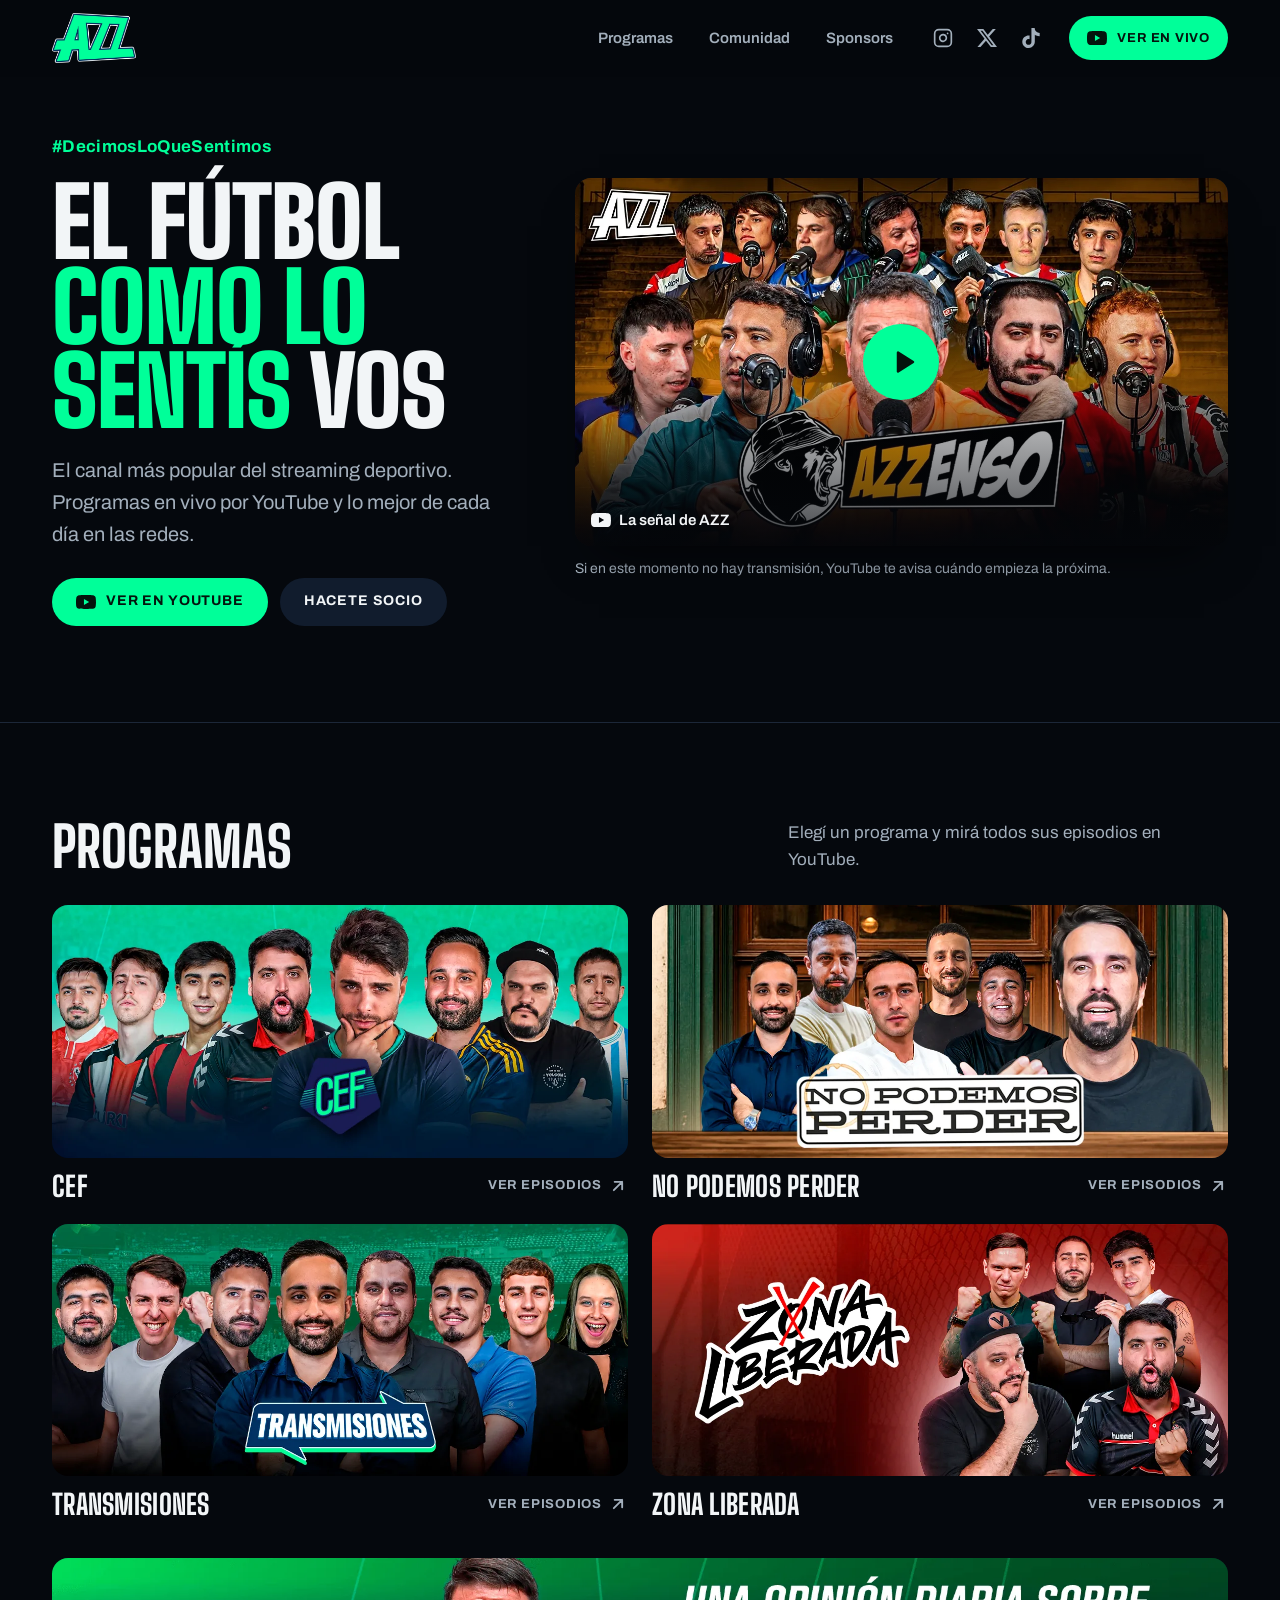
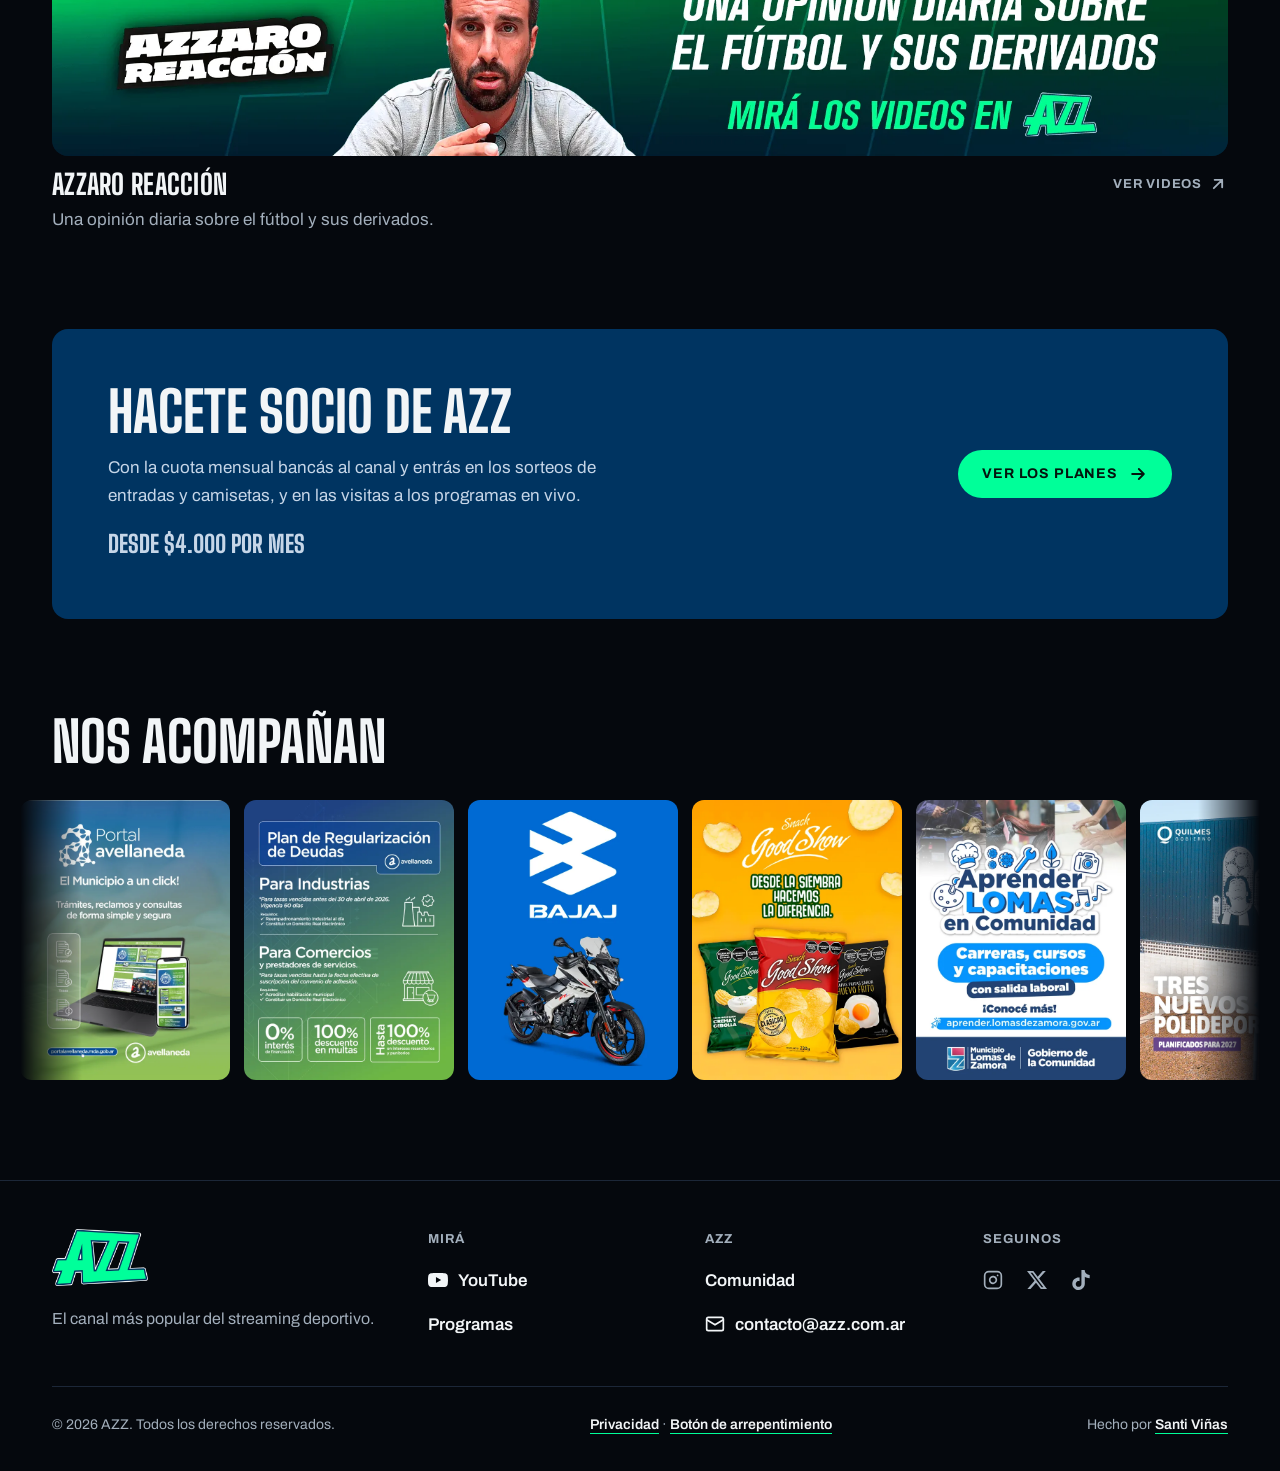
<file: index.html>
<!doctype html>
<html lang="es-AR">
<head>
  <meta charset="utf-8">
  <meta name="viewport" content="width=device-width, initial-scale=1, viewport-fit=cover">
  <title>AZZ | El canal más popular del streaming deportivo</title>
  <meta name="description" content="AZZ es el canal más popular del streaming deportivo. Mirá CEF, No Podemos Perder, Transmisiones, Zona Liberada y Azzaro Reacción en YouTube.">
  <meta name="theme-color" content="#05080d">
  <link rel="canonical" href="https://azz.com.ar/">
  <meta property="og:type" content="website">
  <meta property="og:locale" content="es_AR">
  <meta property="og:site_name" content="AZZ">
  <meta property="og:title" content="AZZ | Decimos lo que sentimos">
  <meta property="og:description" content="El canal más popular del streaming deportivo. Programas de fútbol en vivo por YouTube.">
  <meta property="og:url" content="https://azz.com.ar/">
  <meta property="og:image" content="https://azz.com.ar/assets/img/hero-envivo.webp">
  <meta name="twitter:card" content="summary_large_image">
  <meta name="twitter:site" content="@azzenstream">
  <link rel="icon" type="image/png" sizes="32x32" href="assets/img/favicon-32.png">
  <link rel="apple-touch-icon" href="assets/img/apple-touch-icon.png">
  <link rel="preload" href="assets/fonts/big-shoulders-display-latin.woff2" as="font" type="font/woff2" crossorigin>
  <link rel="preload" href="assets/fonts/archivo-latin.woff2" as="font" type="font/woff2" crossorigin>
  <link rel="stylesheet" href="assets/css/styles.css">
  <script type="application/ld+json">
  {
    "@context": "https://schema.org",
    "@type": "Organization",
    "name": "AZZ",
    "url": "https://azz.com.ar/",
    "logo": "https://azz.com.ar/assets/img/icon-512.png",
    "email": "contacto@azz.com.ar",
    "sameAs": [
      "https://www.youtube.com/channel/UCgLBmUFPO8JtZ1nPIBQGMlQ",
      "https://www.instagram.com/azzenstream",
      "https://x.com/azzenstream",
      "https://www.tiktok.com/@azzenstream"
    ]
  }
  </script>
</head>
<body>
  <svg width="0" height="0" style="position:absolute" aria-hidden="true">
    <symbol id="i-ig" viewBox="0 0 24 24" fill="none" stroke="currentColor" stroke-width="2" stroke-linecap="round" stroke-linejoin="round"><rect x="2" y="2" width="20" height="20" rx="5"/><path d="M16 11.37A4 4 0 1 1 12.63 8 4 4 0 0 1 16 11.37z"/><path d="M17.5 6.5h.01"/></symbol>
    <symbol id="i-x" viewBox="0 0 24 24" fill="currentColor"><path d="M18.901 1.153h3.68l-8.04 9.19L24 22.846h-7.406l-5.8-7.584-6.638 7.584H.474l8.6-9.83L0 1.154h7.594l5.243 6.932ZM17.61 20.644h2.039L6.486 3.24H4.298Z"/></symbol>
    <symbol id="i-tt" viewBox="0 0 24 24" fill="currentColor"><path d="M12.525.02c1.31-.02 2.61-.01 3.91-.02.08 1.53.63 3.09 1.75 4.17 1.12 1.11 2.7 1.62 4.24 1.79v4.03c-1.44-.05-2.89-.35-4.2-.97-.57-.26-1.1-.59-1.62-.93-.01 2.92.01 5.84-.02 8.75-.08 1.4-.54 2.79-1.35 3.94-1.31 1.92-3.58 3.17-5.91 3.21-1.43.08-2.86-.31-4.08-1.03-2.02-1.19-3.44-3.37-3.65-5.71-.02-.5-.03-1-.01-1.49.18-1.9 1.12-3.72 2.58-4.96 1.66-1.44 3.98-2.13 6.15-1.72.02 1.48-.04 2.96-.04 4.44-.99-.32-2.15-.23-3.02.37-.63.41-1.11 1.04-1.36 1.75-.21.51-.15 1.07-.14 1.61.24 1.64 1.82 3.02 3.5 2.87 1.12-.01 2.19-.66 2.77-1.61.19-.33.4-.67.41-1.06.1-1.79.06-3.57.07-5.36.01-4.03-.01-8.05.02-12.07z"/></symbol>
    <symbol id="i-yt" viewBox="0 0 24 24" fill="currentColor"><path d="M23.498 6.186a3.016 3.016 0 0 0-2.122-2.136C19.505 3.545 12 3.545 12 3.545s-7.505 0-9.377.505A3.017 3.017 0 0 0 .502 6.186C0 8.07 0 12 0 12s0 3.93.502 5.814a3.016 3.016 0 0 0 2.122 2.136c1.871.505 9.376.505 9.376.505s7.505 0 9.377-.505a3.015 3.015 0 0 0 2.122-2.136C24 15.93 24 12 24 12s0-3.93-.502-5.814zM9.545 15.568V8.432L15.818 12l-6.273 3.568z"/></symbol>
    <symbol id="i-play" viewBox="0 0 24 24" fill="currentColor"><path d="M7 4.5v15a1 1 0 0 0 1.52.85l12-7.5a1 1 0 0 0 0-1.7l-12-7.5A1 1 0 0 0 7 4.5z"/></symbol>
    <symbol id="i-out" viewBox="0 0 24 24" fill="none" stroke="currentColor" stroke-width="2.25" stroke-linecap="round" stroke-linejoin="round"><path d="M7 17 17 7M8 7h9v9"/></symbol>
    <symbol id="i-right" viewBox="0 0 24 24" fill="none" stroke="currentColor" stroke-width="2.25" stroke-linecap="round" stroke-linejoin="round"><path d="M5 12h14M13 6l6 6-6 6"/></symbol>
    <symbol id="i-menu" viewBox="0 0 24 24" fill="none" stroke="currentColor" stroke-width="2.25" stroke-linecap="round"><path d="M4 7h16M4 12h16M4 17h16"/></symbol>
    <symbol id="i-close" viewBox="0 0 24 24" fill="none" stroke="currentColor" stroke-width="2.25" stroke-linecap="round"><path d="M6 6l12 12M18 6 6 18"/></symbol>
    <symbol id="i-check" viewBox="0 0 24 24" fill="none" stroke="currentColor" stroke-width="2.5" stroke-linecap="round" stroke-linejoin="round"><path d="M20 6 9 17l-5-5"/></symbol>
    <symbol id="i-copy" viewBox="0 0 24 24" fill="none" stroke="currentColor" stroke-width="2" stroke-linecap="round" stroke-linejoin="round"><rect x="9" y="9" width="13" height="13" rx="2"/><path d="M5 15H4a2 2 0 0 1-2-2V4a2 2 0 0 1 2-2h9a2 2 0 0 1 2 2v1"/></symbol>
    <symbol id="i-mail" viewBox="0 0 24 24" fill="none" stroke="currentColor" stroke-width="2" stroke-linecap="round" stroke-linejoin="round"><rect x="2" y="4" width="20" height="16" rx="2"/><path d="m22 7-10 6L2 7"/></symbol>
  </svg>

  <a class="skip" href="#contenido">Saltar al contenido</a>

  <header class="site-header">
    <div class="wrap header-bar">
      <a class="brand" href="./" aria-label="AZZ, inicio">
        <img src="assets/img/logo-azz.webp" alt="AZZ" width="640" height="376">
      </a>
      <nav class="nav" aria-label="Principal">
        <a href="#programas">Programas</a>
        <a href="comunidad/">Comunidad</a>
        <a href="#sponsors">Sponsors</a>
      </nav>
      <div class="social" aria-label="Redes">
        <a href="https://www.instagram.com/azzenstream" target="_blank" rel="noopener" aria-label="Instagram de AZZ"><svg class="icon"><use href="#i-ig"/></svg></a>
        <a href="https://x.com/azzenstream" target="_blank" rel="noopener" aria-label="X de AZZ"><svg class="icon"><use href="#i-x"/></svg></a>
        <a href="https://www.tiktok.com/@azzenstream" target="_blank" rel="noopener" aria-label="TikTok de AZZ"><svg class="icon"><use href="#i-tt"/></svg></a>
      </div>
      <a class="btn btn-primary btn-sm" href="https://www.youtube.com/channel/UCgLBmUFPO8JtZ1nPIBQGMlQ" target="_blank" rel="noopener"><svg class="icon"><use href="#i-yt"/></svg>Ver en vivo</a>
      <button class="menu-btn" type="button" aria-expanded="false" aria-controls="menu-movil" aria-label="Abrir menú">
        <svg class="icon icon-open"><use href="#i-menu"/></svg>
        <svg class="icon icon-close"><use href="#i-close"/></svg>
      </button>
    </div>
    <div class="mobile-menu wrap" id="menu-movil" hidden>
      <ul>
        <li><a href="#programas">Programas <svg class="icon"><use href="#i-right"/></svg></a></li>
        <li><a href="comunidad/">Comunidad <svg class="icon"><use href="#i-right"/></svg></a></li>
        <li><a href="#sponsors">Sponsors <svg class="icon"><use href="#i-right"/></svg></a></li>
      </ul>
      <div class="social" aria-label="Redes">
        <a href="https://www.instagram.com/azzenstream" target="_blank" rel="noopener" aria-label="Instagram de AZZ"><svg class="icon"><use href="#i-ig"/></svg></a>
        <a href="https://x.com/azzenstream" target="_blank" rel="noopener" aria-label="X de AZZ"><svg class="icon"><use href="#i-x"/></svg></a>
        <a href="https://www.tiktok.com/@azzenstream" target="_blank" rel="noopener" aria-label="TikTok de AZZ"><svg class="icon"><use href="#i-tt"/></svg></a>
      </div>
    </div>
  </header>

  <main id="contenido">
    <section class="hero">
      <div class="wrap hero-grid">
        <div class="hero-copy reveal">
          <span class="tag">#DecimosLoQueSentimos</span>
          <h1 class="display">El fútbol <em>como lo sentís</em> vos</h1>
          <p class="lead">El canal más popular del streaming deportivo. Programas en vivo por YouTube y lo mejor de cada día en las redes.</p>
          <div class="hero-actions">
            <a class="btn btn-primary" href="https://www.youtube.com/channel/UCgLBmUFPO8JtZ1nPIBQGMlQ" target="_blank" rel="noopener"><svg class="icon"><use href="#i-yt"/></svg>Ver en YouTube</a>
            <a class="btn btn-ghost" href="comunidad/">Hacete socio</a>
          </div>
        </div>

        <div>
          <div class="player" data-yt-channel="UCgLBmUFPO8JtZ1nPIBQGMlQ">
            <img src="assets/img/hero-envivo.webp" alt="Los conductores de AZZ en el estudio, con el logo de AZZENSO" width="1280" height="720" fetchpriority="high">
            <button class="player-btn" type="button" aria-label="Reproducir la señal de AZZ">
              <span class="player-play"><svg class="icon"><use href="#i-play"/></svg></span>
              <span class="player-meta">
                <span class="player-label"><svg class="icon"><use href="#i-yt"/></svg>La señal de AZZ</span>
              </span>
            </button>
          </div>
          <p class="player-note">Si en este momento no hay transmisión, YouTube te avisa cuándo empieza la próxima.</p>
        </div>
      </div>
    </section>

    <section class="programs" id="programas" aria-labelledby="t-programas">
      <div class="wrap">
        <div class="section-head">
          <h2 class="h2" id="t-programas">Programas</h2>
          <p>Elegí un programa y mirá todos sus episodios en YouTube.</p>
        </div>

        <div class="program-grid">
          <a class="program" href="https://youtube.com/playlist?list=PLK4sJBi7Uy5kXN-nqYjd7DcCRZ8y1N0gA&amp;si=Af8NE_3HjSLlUm_G" target="_blank" rel="noopener">
            <div class="program-media"><img src="assets/img/prog-cef.webp" alt="" width="1140" height="500" loading="lazy"></div>
            <div class="program-name"><span class="h3">CEF</span><span>Ver episodios <svg class="icon"><use href="#i-out"/></svg></span></div>
          </a>
          <a class="program" href="https://youtube.com/playlist?list=PLK4sJBi7Uy5kCqZJfJXgIu3EUnbWUAfmU&amp;si=261rm4vTKiBzC3AA" target="_blank" rel="noopener">
            <div class="program-media"><img src="assets/img/prog-npp.webp" alt="" width="1140" height="500" loading="lazy"></div>
            <div class="program-name"><span class="h3">No Podemos Perder</span><span>Ver episodios <svg class="icon"><use href="#i-out"/></svg></span></div>
          </a>
          <a class="program" href="https://www.youtube.com/playlist?list=PLK4sJBi7Uy5nY6yXbGp2ruK4mBboQ7JIE" target="_blank" rel="noopener">
            <div class="program-media"><img src="assets/img/prog-transmisiones.webp" alt="" width="1140" height="500" loading="lazy"></div>
            <div class="program-name"><span class="h3">Transmisiones</span><span>Ver episodios <svg class="icon"><use href="#i-out"/></svg></span></div>
          </a>
          <a class="program" href="https://youtube.com/playlist?list=PLK4sJBi7Uy5kgXIcP1Fbvz5wmvcIIEuom&amp;si=hihezWPvr4S5YaB5" target="_blank" rel="noopener">
            <div class="program-media"><img src="assets/img/prog-zona-liberada.webp" alt="" width="1140" height="500" loading="lazy"></div>
            <div class="program-name"><span class="h3">Zona Liberada</span><span>Ver episodios <svg class="icon"><use href="#i-out"/></svg></span></div>
          </a>
        </div>

        <a class="program program-wide" href="https://www.youtube.com/playlist?list=PLK4sJBi7Uy5l_pdhl4kOYD9xYkI7bx9ZA" target="_blank" rel="noopener">
          <div class="program-media"><img src="assets/img/prog-azzaro-reaccion.webp" alt="" width="1920" height="323" loading="lazy"></div>
          <div class="program-name"><span class="h3">Azzaro Reacción</span><span>Ver videos <svg class="icon"><use href="#i-out"/></svg></span></div>
          <p>Una opinión diaria sobre el fútbol y sus derivados.</p>
        </a>
      </div>
    </section>

    <section class="club" aria-labelledby="t-club">
      <div class="wrap">
        <div class="club-box">
          <div>
            <h2 class="h2" id="t-club">Hacete socio de AZZ</h2>
            <p>Con la cuota mensual bancás al canal y entrás en los sorteos de entradas y camisetas, y en las visitas a los programas en vivo.</p>
            <p class="club-price">Desde $4.000 por mes</p>
          </div>
          <a class="btn btn-primary" href="comunidad/">Ver los planes <svg class="icon"><use href="#i-right"/></svg></a>
        </div>
      </div>
    </section>

    <section class="sponsors" id="sponsors" aria-labelledby="t-sponsors">
      <div class="wrap">
        <div class="section-head">
          <h2 class="h2" id="t-sponsors">Nos acompañan</h2>
          <p class="scroll-hint">Deslizá para ver todos <svg class="icon"><use href="#i-right"/></svg></p>
        </div>
        <div class="sponsor-viewport">
        <ul class="sponsor-row" id="sponsor-row">
          <li><a href="https://www.mda.gob.ar/" target="_blank" rel="noopener"><img src="assets/img/sp-avellaneda-portal.webp" alt="Municipalidad de Avellaneda: Portal Avellaneda" width="600" height="800" loading="lazy"></a></li>
          <li><a href="https://www.mda.gob.ar/" target="_blank" rel="noopener"><img src="assets/img/sp-avellaneda-moratoria.webp" alt="Municipalidad de Avellaneda: plan de regularización de deudas" width="600" height="800" loading="lazy"></a></li>
          <li><a href="https://bajaj.com.ar/" target="_blank" rel="noopener"><img src="assets/img/sp-bajaj.webp" alt="Bajaj" width="600" height="800" loading="lazy"></a></li>
          <li><a href="https://goodshow.com.ar/" target="_blank" rel="noopener"><img src="assets/img/sp-goodshow.webp" alt="Good Show" width="600" height="800" loading="lazy"></a></li>
          <li><a href="https://lomasdezamora.gov.ar/" target="_blank" rel="noopener"><img src="assets/img/sp-lomas.webp" alt="Municipio de Lomas de Zamora" width="600" height="800" loading="lazy"></a></li>
          <li><a href="https://www.quilmes.gov.ar/" target="_blank" rel="noopener"><img src="assets/img/sp-quilmes.webp" alt="Municipio de Quilmes" width="600" height="800" loading="lazy"></a></li>
          <li><a href="https://www.lanus.gob.ar/" target="_blank" rel="noopener"><img src="assets/img/sp-lanus.webp" alt="Municipio de Lanús" width="600" height="800" loading="lazy"></a></li>
          <li><span class="sponsor-static"><img src="assets/img/sp-moviles-policiales.webp" alt="Aviso institucional: móviles policiales" width="600" height="800" loading="lazy"></span></li>
        </ul>
        </div>
      </div>
    </section>
  </main>

  <footer class="site-footer">
    <div class="wrap">
      <div class="footer-top">
        <div>
          <a class="brand" href="./" aria-label="AZZ, inicio"><img src="assets/img/logo-azz.webp" alt="AZZ" width="640" height="376" loading="lazy"></a>
          <p class="lead footer-tagline">El canal más popular del streaming deportivo.</p>
        </div>
        <div class="footer-col">
          <h2>Mirá</h2>
          <ul>
            <li><a href="https://www.youtube.com/channel/UCgLBmUFPO8JtZ1nPIBQGMlQ" target="_blank" rel="noopener"><svg class="icon"><use href="#i-yt"/></svg>YouTube</a></li>
            <li><a href="#programas">Programas</a></li>
          </ul>
        </div>
        <div class="footer-col">
          <h2>AZZ</h2>
          <ul>
            <li><a href="comunidad/">Comunidad</a></li>
            <li><a href="mailto:contacto@azz.com.ar"><svg class="icon"><use href="#i-mail"/></svg>contacto@azz.com.ar</a></li>
          </ul>
        </div>
        <div class="footer-col">
          <h2>Seguinos</h2>
          <div class="social">
            <a href="https://www.instagram.com/azzenstream" target="_blank" rel="noopener" aria-label="Instagram de AZZ"><svg class="icon"><use href="#i-ig"/></svg></a>
            <a href="https://x.com/azzenstream" target="_blank" rel="noopener" aria-label="X de AZZ"><svg class="icon"><use href="#i-x"/></svg></a>
            <a href="https://www.tiktok.com/@azzenstream" target="_blank" rel="noopener" aria-label="TikTok de AZZ"><svg class="icon"><use href="#i-tt"/></svg></a>
          </div>
        </div>
      </div>
      <div class="footer-bottom">
        <span>© <span data-year>2026</span> AZZ. Todos los derechos reservados.</span>
        <span><a href="privacidad/">Privacidad</a> · <a href="arrepentimiento/">Botón de arrepentimiento</a></span>
        <span>Hecho por <a href="https://santivi03.github.io/SantiVi-asDev/" target="_blank" rel="noopener">Santi Viñas</a></span>
      </div>
    </div>
  </footer>

  <script src="assets/js/main.js" defer></script>
</body>
</html>
</file>
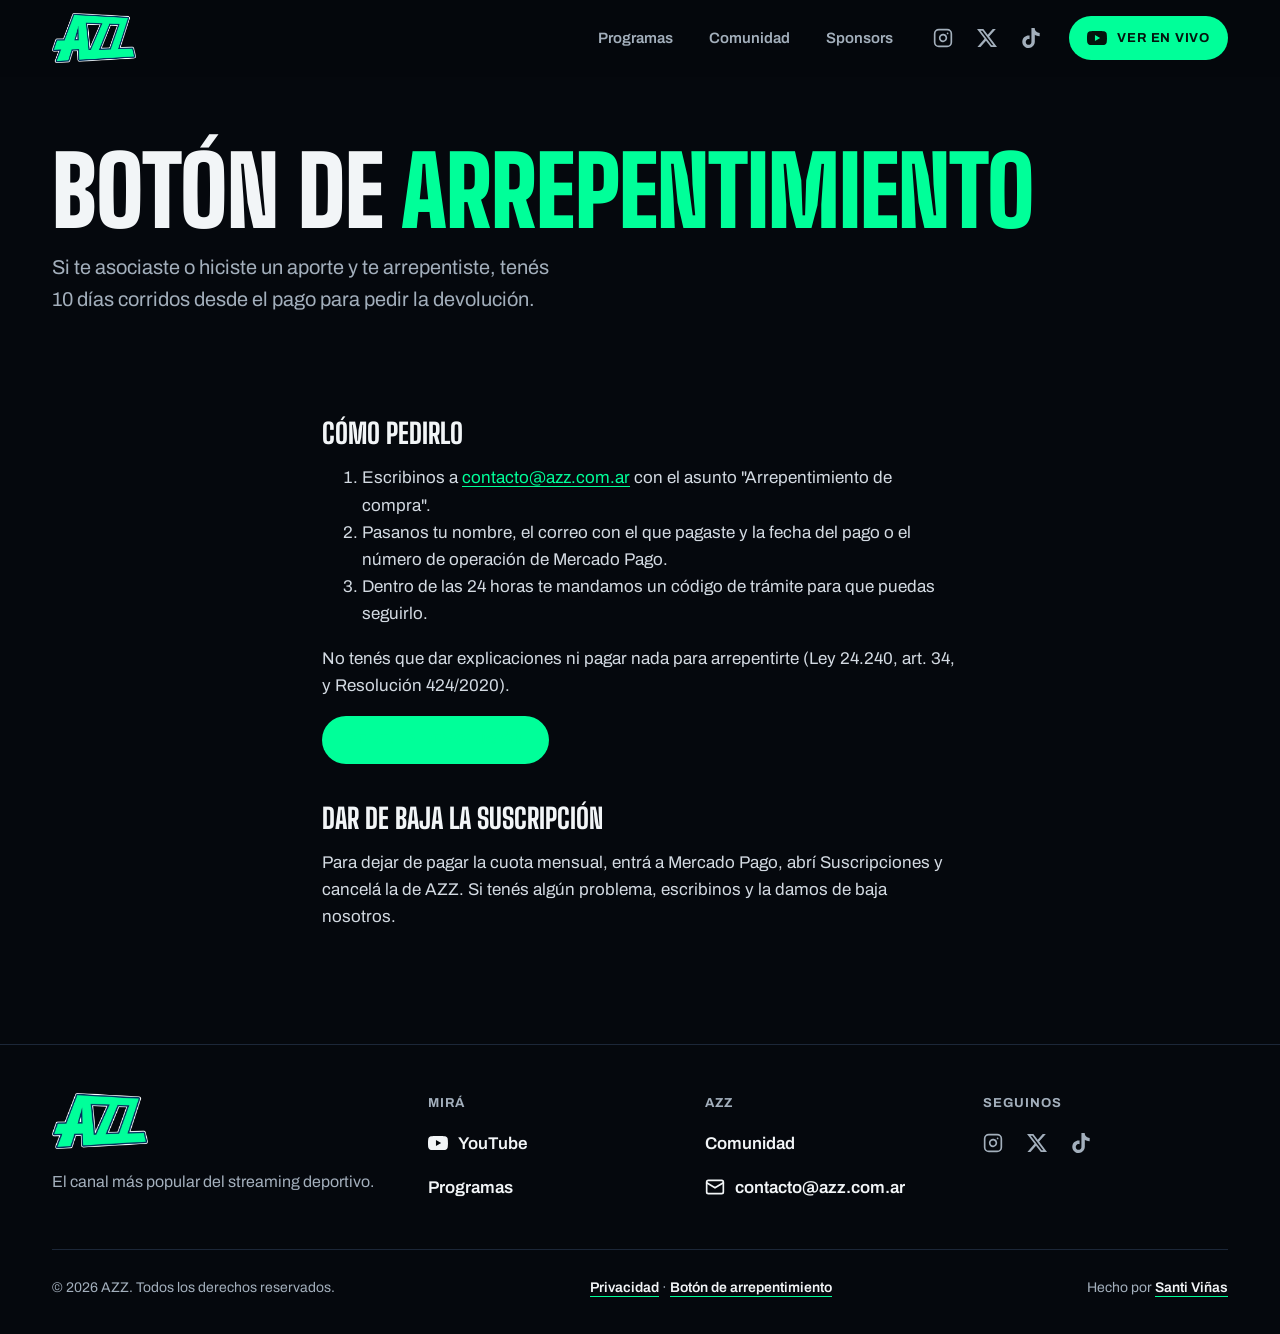
<file: arrepentimiento/index.html>
<!doctype html>
<html lang="es-AR">
<head>
  <meta charset="utf-8">
  <meta name="viewport" content="width=device-width, initial-scale=1, viewport-fit=cover">
  <title>Botón de arrepentimiento | AZZ</title>
  <meta name="description" content="Cómo arrepentirte de una suscripción o de un aporte a AZZ dentro de los 10 días.">
  <meta name="theme-color" content="#05080d">
  <link rel="canonical" href="https://azz.com.ar/arrepentimiento/">
  <link rel="icon" type="image/png" sizes="32x32" href="../assets/img/favicon-32.png">
  <link rel="apple-touch-icon" href="../assets/img/apple-touch-icon.png">
  <link rel="preload" href="../assets/fonts/big-shoulders-display-latin.woff2" as="font" type="font/woff2" crossorigin>
  <link rel="stylesheet" href="../assets/css/styles.css">
</head>
<body>
  <svg width="0" height="0" style="position:absolute" aria-hidden="true">
    <symbol id="i-ig" viewBox="0 0 24 24" fill="none" stroke="currentColor" stroke-width="2" stroke-linecap="round" stroke-linejoin="round"><rect x="2" y="2" width="20" height="20" rx="5"/><path d="M16 11.37A4 4 0 1 1 12.63 8 4 4 0 0 1 16 11.37z"/><path d="M17.5 6.5h.01"/></symbol>
    <symbol id="i-x" viewBox="0 0 24 24" fill="currentColor"><path d="M18.901 1.153h3.68l-8.04 9.19L24 22.846h-7.406l-5.8-7.584-6.638 7.584H.474l8.6-9.83L0 1.154h7.594l5.243 6.932ZM17.61 20.644h2.039L6.486 3.24H4.298Z"/></symbol>
    <symbol id="i-tt" viewBox="0 0 24 24" fill="currentColor"><path d="M12.525.02c1.31-.02 2.61-.01 3.91-.02.08 1.53.63 3.09 1.75 4.17 1.12 1.11 2.7 1.62 4.24 1.79v4.03c-1.44-.05-2.89-.35-4.2-.97-.57-.26-1.1-.59-1.62-.93-.01 2.92.01 5.84-.02 8.75-.08 1.4-.54 2.79-1.35 3.94-1.31 1.92-3.58 3.17-5.91 3.21-1.43.08-2.86-.31-4.08-1.03-2.02-1.19-3.44-3.37-3.65-5.71-.02-.5-.03-1-.01-1.49.18-1.9 1.12-3.72 2.58-4.96 1.66-1.44 3.98-2.13 6.15-1.72.02 1.48-.04 2.96-.04 4.44-.99-.32-2.15-.23-3.02.37-.63.41-1.11 1.04-1.36 1.75-.21.51-.15 1.07-.14 1.61.24 1.64 1.82 3.02 3.5 2.87 1.12-.01 2.19-.66 2.77-1.61.19-.33.4-.67.41-1.06.1-1.79.06-3.57.07-5.36.01-4.03-.01-8.05.02-12.07z"/></symbol>
    <symbol id="i-yt" viewBox="0 0 24 24" fill="currentColor"><path d="M23.498 6.186a3.016 3.016 0 0 0-2.122-2.136C19.505 3.545 12 3.545 12 3.545s-7.505 0-9.377.505A3.017 3.017 0 0 0 .502 6.186C0 8.07 0 12 0 12s0 3.93.502 5.814a3.016 3.016 0 0 0 2.122 2.136c1.871.505 9.376.505 9.376.505s7.505 0 9.377-.505a3.015 3.015 0 0 0 2.122-2.136C24 15.93 24 12 24 12s0-3.93-.502-5.814zM9.545 15.568V8.432L15.818 12l-6.273 3.568z"/></symbol>
    <symbol id="i-play" viewBox="0 0 24 24" fill="currentColor"><path d="M7 4.5v15a1 1 0 0 0 1.52.85l12-7.5a1 1 0 0 0 0-1.7l-12-7.5A1 1 0 0 0 7 4.5z"/></symbol>
    <symbol id="i-out" viewBox="0 0 24 24" fill="none" stroke="currentColor" stroke-width="2.25" stroke-linecap="round" stroke-linejoin="round"><path d="M7 17 17 7M8 7h9v9"/></symbol>
    <symbol id="i-right" viewBox="0 0 24 24" fill="none" stroke="currentColor" stroke-width="2.25" stroke-linecap="round" stroke-linejoin="round"><path d="M5 12h14M13 6l6 6-6 6"/></symbol>
    <symbol id="i-menu" viewBox="0 0 24 24" fill="none" stroke="currentColor" stroke-width="2.25" stroke-linecap="round"><path d="M4 7h16M4 12h16M4 17h16"/></symbol>
    <symbol id="i-close" viewBox="0 0 24 24" fill="none" stroke="currentColor" stroke-width="2.25" stroke-linecap="round"><path d="M6 6l12 12M18 6 6 18"/></symbol>
    <symbol id="i-check" viewBox="0 0 24 24" fill="none" stroke="currentColor" stroke-width="2.5" stroke-linecap="round" stroke-linejoin="round"><path d="M20 6 9 17l-5-5"/></symbol>
    <symbol id="i-copy" viewBox="0 0 24 24" fill="none" stroke="currentColor" stroke-width="2" stroke-linecap="round" stroke-linejoin="round"><rect x="9" y="9" width="13" height="13" rx="2"/><path d="M5 15H4a2 2 0 0 1-2-2V4a2 2 0 0 1 2-2h9a2 2 0 0 1 2 2v1"/></symbol>
    <symbol id="i-mail" viewBox="0 0 24 24" fill="none" stroke="currentColor" stroke-width="2" stroke-linecap="round" stroke-linejoin="round"><rect x="2" y="4" width="20" height="16" rx="2"/><path d="m22 7-10 6L2 7"/></symbol>
  </svg>

  <a class="skip" href="#contenido">Saltar al contenido</a>

  <header class="site-header">
    <div class="wrap header-bar">
      <a class="brand" href="../" aria-label="AZZ, inicio">
        <img src="../assets/img/logo-azz.webp" alt="AZZ" width="640" height="376">
      </a>
      <nav class="nav" aria-label="Principal">
        <a href="../#programas">Programas</a>
        <a href="../comunidad/">Comunidad</a>
        <a href="../#sponsors">Sponsors</a>
      </nav>
      <div class="social" aria-label="Redes">
        <a href="https://www.instagram.com/azzenstream" target="_blank" rel="noopener" aria-label="Instagram de AZZ"><svg class="icon"><use href="#i-ig"/></svg></a>
        <a href="https://x.com/azzenstream" target="_blank" rel="noopener" aria-label="X de AZZ"><svg class="icon"><use href="#i-x"/></svg></a>
        <a href="https://www.tiktok.com/@azzenstream" target="_blank" rel="noopener" aria-label="TikTok de AZZ"><svg class="icon"><use href="#i-tt"/></svg></a>
      </div>
      <a class="btn btn-primary btn-sm" href="https://www.youtube.com/channel/UCgLBmUFPO8JtZ1nPIBQGMlQ" target="_blank" rel="noopener"><svg class="icon"><use href="#i-yt"/></svg>Ver en vivo</a>
      <button class="menu-btn" type="button" aria-expanded="false" aria-controls="menu-movil" aria-label="Abrir menú">
        <svg class="icon icon-open"><use href="#i-menu"/></svg>
        <svg class="icon icon-close"><use href="#i-close"/></svg>
      </button>
    </div>
    <div class="mobile-menu wrap" id="menu-movil" hidden>
      <ul>
        <li><a href="../#programas">Programas <svg class="icon"><use href="#i-right"/></svg></a></li>
        <li><a href="../comunidad/">Comunidad <svg class="icon"><use href="#i-right"/></svg></a></li>
        <li><a href="../#sponsors">Sponsors <svg class="icon"><use href="#i-right"/></svg></a></li>
      </ul>
      <div class="social" aria-label="Redes">
        <a href="https://www.instagram.com/azzenstream" target="_blank" rel="noopener" aria-label="Instagram de AZZ"><svg class="icon"><use href="#i-ig"/></svg></a>
        <a href="https://x.com/azzenstream" target="_blank" rel="noopener" aria-label="X de AZZ"><svg class="icon"><use href="#i-x"/></svg></a>
        <a href="https://www.tiktok.com/@azzenstream" target="_blank" rel="noopener" aria-label="TikTok de AZZ"><svg class="icon"><use href="#i-tt"/></svg></a>
      </div>
    </div>
  </header>

  <main id="contenido">
    <section class="page-hero">
      <div class="wrap reveal">
        <h1 class="display">Botón de <em>arrepentimiento</em></h1>
        <p class="lead">Si te asociaste o hiciste un aporte y te arrepentiste, tenés 10 días corridos desde el pago para pedir la devolución.</p>
      </div>
    </section>
    <div class="wrap prose">
      <h2>Cómo pedirlo</h2>
      <ol>
        <li>Escribinos a <a href="mailto:contacto@azz.com.ar?subject=Arrepentimiento%20de%20compra">contacto@azz.com.ar</a> con el asunto "Arrepentimiento de compra".</li>
        <li>Pasanos tu nombre, el correo con el que pagaste y la fecha del pago o el número de operación de Mercado Pago.</li>
        <li>Dentro de las 24 horas te mandamos un código de trámite para que puedas seguirlo.</li>
      </ol>
      <p>No tenés que dar explicaciones ni pagar nada para arrepentirte (Ley 24.240, art. 34, y Resolución 424/2020).</p>
      <p><a class="btn btn-primary" href="mailto:contacto@azz.com.ar?subject=Arrepentimiento%20de%20compra">Pedir la devolución</a></p>

      <h2>Dar de baja la suscripción</h2>
      <p>Para dejar de pagar la cuota mensual, entrá a Mercado Pago, abrí Suscripciones y cancelá la de AZZ. Si tenés algún problema, escribinos y la damos de baja nosotros.</p>
    </div>

  </main>

  <footer class="site-footer">
    <div class="wrap">
      <div class="footer-top">
        <div>
          <a class="brand" href="../" aria-label="AZZ, inicio"><img src="../assets/img/logo-azz.webp" alt="AZZ" width="640" height="376" loading="lazy"></a>
          <p class="lead footer-tagline">El canal más popular del streaming deportivo.</p>
        </div>
        <div class="footer-col">
          <h2>Mirá</h2>
          <ul>
            <li><a href="https://www.youtube.com/channel/UCgLBmUFPO8JtZ1nPIBQGMlQ" target="_blank" rel="noopener"><svg class="icon"><use href="#i-yt"/></svg>YouTube</a></li>
            <li><a href="../#programas">Programas</a></li>
          </ul>
        </div>
        <div class="footer-col">
          <h2>AZZ</h2>
          <ul>
            <li><a href="../comunidad/">Comunidad</a></li>
            <li><a href="mailto:contacto@azz.com.ar"><svg class="icon"><use href="#i-mail"/></svg>contacto@azz.com.ar</a></li>
          </ul>
        </div>
        <div class="footer-col">
          <h2>Seguinos</h2>
          <div class="social">
            <a href="https://www.instagram.com/azzenstream" target="_blank" rel="noopener" aria-label="Instagram de AZZ"><svg class="icon"><use href="#i-ig"/></svg></a>
            <a href="https://x.com/azzenstream" target="_blank" rel="noopener" aria-label="X de AZZ"><svg class="icon"><use href="#i-x"/></svg></a>
            <a href="https://www.tiktok.com/@azzenstream" target="_blank" rel="noopener" aria-label="TikTok de AZZ"><svg class="icon"><use href="#i-tt"/></svg></a>
          </div>
        </div>
      </div>
      <div class="footer-bottom">
        <span>© <span data-year>2026</span> AZZ. Todos los derechos reservados.</span>
        <span><a href="../privacidad/">Privacidad</a> · <a href="../arrepentimiento/">Botón de arrepentimiento</a></span>
        <span>Hecho por <a href="https://santivi03.github.io/SantiVi-asDev/" target="_blank" rel="noopener">Santi Viñas</a></span>
      </div>
    </div>
  </footer>

  <script src="../assets/js/main.js" defer></script>
</body>
</html>
</file>
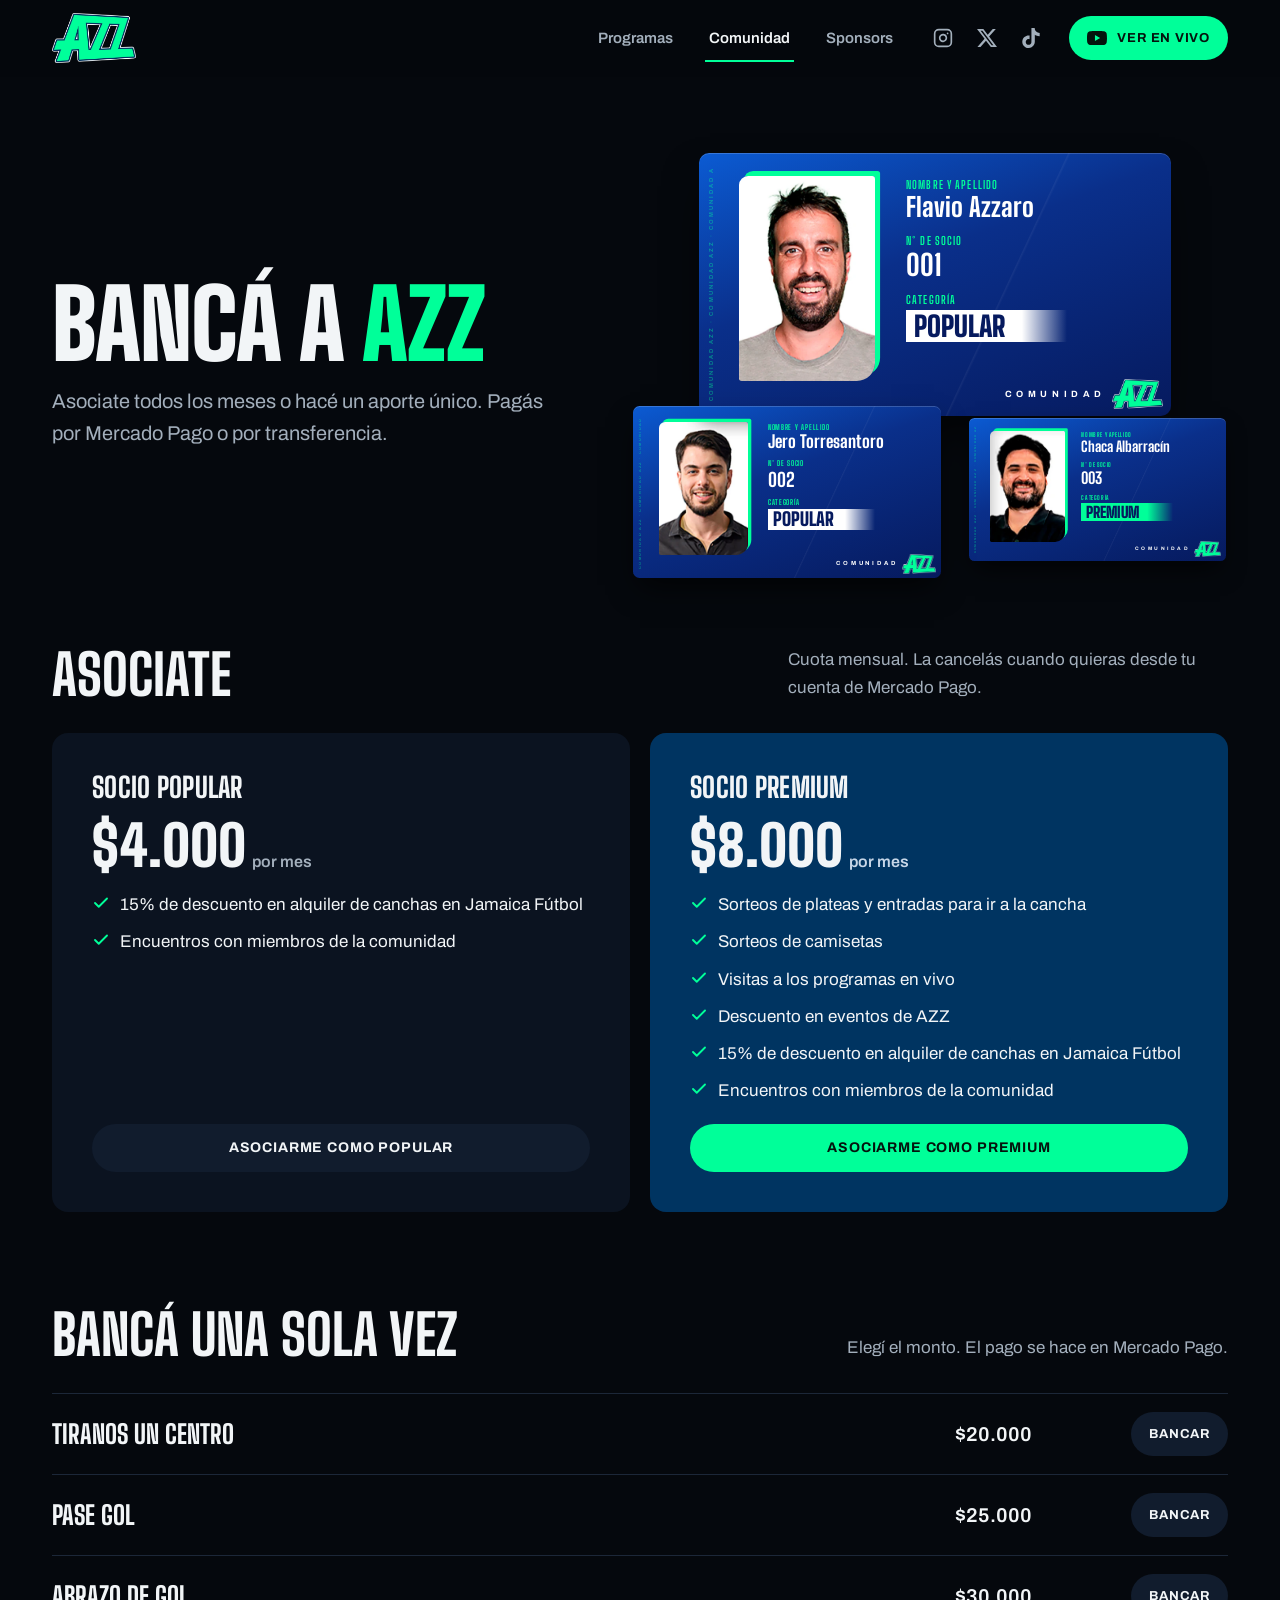
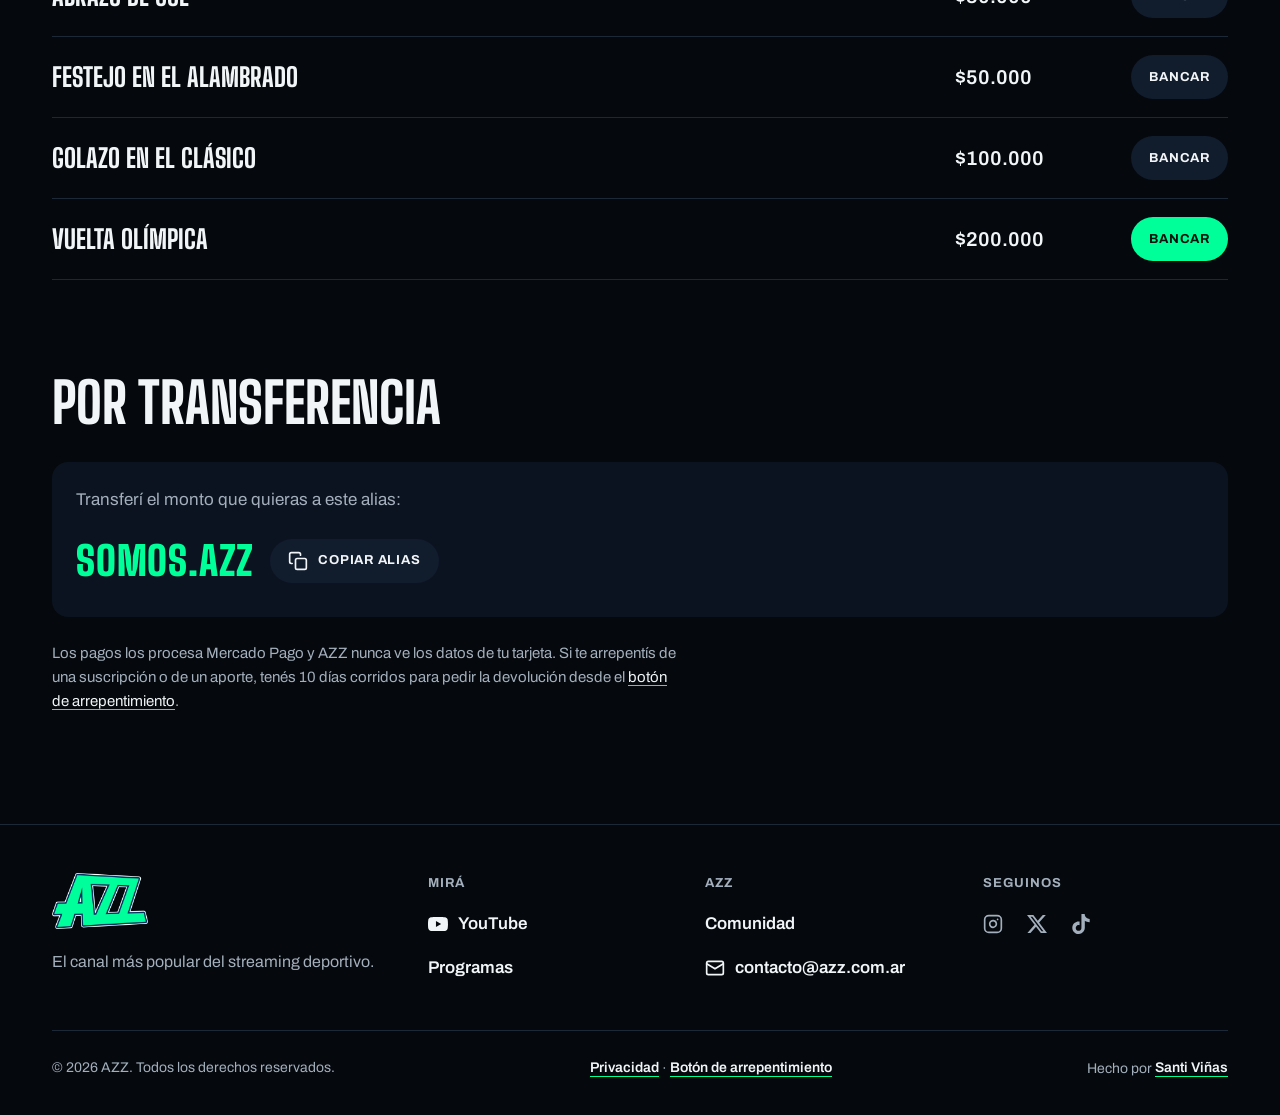
<file: comunidad/index.html>
<!doctype html>
<html lang="es-AR">
<head>
  <meta charset="utf-8">
  <meta name="viewport" content="width=device-width, initial-scale=1, viewport-fit=cover">
  <title>Comunidad | AZZ</title>
  <meta name="description" content="Hacete socio de AZZ o bancá al canal con un aporte único por Mercado Pago o transferencia.">
  <meta name="theme-color" content="#05080d">
  <link rel="canonical" href="https://azz.com.ar/comunidad/">
  <link rel="icon" type="image/png" sizes="32x32" href="../assets/img/favicon-32.png">
  <link rel="apple-touch-icon" href="../assets/img/apple-touch-icon.png">
  <link rel="preload" href="../assets/fonts/big-shoulders-display-latin.woff2" as="font" type="font/woff2" crossorigin>
  <link rel="stylesheet" href="../assets/css/styles.css">
</head>
<body>
  <svg width="0" height="0" style="position:absolute" aria-hidden="true">
    <symbol id="i-ig" viewBox="0 0 24 24" fill="none" stroke="currentColor" stroke-width="2" stroke-linecap="round" stroke-linejoin="round"><rect x="2" y="2" width="20" height="20" rx="5"/><path d="M16 11.37A4 4 0 1 1 12.63 8 4 4 0 0 1 16 11.37z"/><path d="M17.5 6.5h.01"/></symbol>
    <symbol id="i-x" viewBox="0 0 24 24" fill="currentColor"><path d="M18.901 1.153h3.68l-8.04 9.19L24 22.846h-7.406l-5.8-7.584-6.638 7.584H.474l8.6-9.83L0 1.154h7.594l5.243 6.932ZM17.61 20.644h2.039L6.486 3.24H4.298Z"/></symbol>
    <symbol id="i-tt" viewBox="0 0 24 24" fill="currentColor"><path d="M12.525.02c1.31-.02 2.61-.01 3.91-.02.08 1.53.63 3.09 1.75 4.17 1.12 1.11 2.7 1.62 4.24 1.79v4.03c-1.44-.05-2.89-.35-4.2-.97-.57-.26-1.1-.59-1.62-.93-.01 2.92.01 5.84-.02 8.75-.08 1.4-.54 2.79-1.35 3.94-1.31 1.92-3.58 3.17-5.91 3.21-1.43.08-2.86-.31-4.08-1.03-2.02-1.19-3.44-3.37-3.65-5.71-.02-.5-.03-1-.01-1.49.18-1.9 1.12-3.72 2.58-4.96 1.66-1.44 3.98-2.13 6.15-1.72.02 1.48-.04 2.96-.04 4.44-.99-.32-2.15-.23-3.02.37-.63.41-1.11 1.04-1.36 1.75-.21.51-.15 1.07-.14 1.61.24 1.64 1.82 3.02 3.5 2.87 1.12-.01 2.19-.66 2.77-1.61.19-.33.4-.67.41-1.06.1-1.79.06-3.57.07-5.36.01-4.03-.01-8.05.02-12.07z"/></symbol>
    <symbol id="i-yt" viewBox="0 0 24 24" fill="currentColor"><path d="M23.498 6.186a3.016 3.016 0 0 0-2.122-2.136C19.505 3.545 12 3.545 12 3.545s-7.505 0-9.377.505A3.017 3.017 0 0 0 .502 6.186C0 8.07 0 12 0 12s0 3.93.502 5.814a3.016 3.016 0 0 0 2.122 2.136c1.871.505 9.376.505 9.376.505s7.505 0 9.377-.505a3.015 3.015 0 0 0 2.122-2.136C24 15.93 24 12 24 12s0-3.93-.502-5.814zM9.545 15.568V8.432L15.818 12l-6.273 3.568z"/></symbol>
    <symbol id="i-play" viewBox="0 0 24 24" fill="currentColor"><path d="M7 4.5v15a1 1 0 0 0 1.52.85l12-7.5a1 1 0 0 0 0-1.7l-12-7.5A1 1 0 0 0 7 4.5z"/></symbol>
    <symbol id="i-out" viewBox="0 0 24 24" fill="none" stroke="currentColor" stroke-width="2.25" stroke-linecap="round" stroke-linejoin="round"><path d="M7 17 17 7M8 7h9v9"/></symbol>
    <symbol id="i-right" viewBox="0 0 24 24" fill="none" stroke="currentColor" stroke-width="2.25" stroke-linecap="round" stroke-linejoin="round"><path d="M5 12h14M13 6l6 6-6 6"/></symbol>
    <symbol id="i-menu" viewBox="0 0 24 24" fill="none" stroke="currentColor" stroke-width="2.25" stroke-linecap="round"><path d="M4 7h16M4 12h16M4 17h16"/></symbol>
    <symbol id="i-close" viewBox="0 0 24 24" fill="none" stroke="currentColor" stroke-width="2.25" stroke-linecap="round"><path d="M6 6l12 12M18 6 6 18"/></symbol>
    <symbol id="i-check" viewBox="0 0 24 24" fill="none" stroke="currentColor" stroke-width="2.5" stroke-linecap="round" stroke-linejoin="round"><path d="M20 6 9 17l-5-5"/></symbol>
    <symbol id="i-copy" viewBox="0 0 24 24" fill="none" stroke="currentColor" stroke-width="2" stroke-linecap="round" stroke-linejoin="round"><rect x="9" y="9" width="13" height="13" rx="2"/><path d="M5 15H4a2 2 0 0 1-2-2V4a2 2 0 0 1 2-2h9a2 2 0 0 1 2 2v1"/></symbol>
    <symbol id="i-mail" viewBox="0 0 24 24" fill="none" stroke="currentColor" stroke-width="2" stroke-linecap="round" stroke-linejoin="round"><rect x="2" y="4" width="20" height="16" rx="2"/><path d="m22 7-10 6L2 7"/></symbol>
  </svg>

  <a class="skip" href="#contenido">Saltar al contenido</a>

  <header class="site-header">
    <div class="wrap header-bar">
      <a class="brand" href="../" aria-label="AZZ, inicio">
        <img src="../assets/img/logo-azz.webp" alt="AZZ" width="640" height="376">
      </a>
      <nav class="nav" aria-label="Principal">
        <a href="../#programas">Programas</a>
        <a href="../comunidad/" aria-current="page">Comunidad</a>
        <a href="../#sponsors">Sponsors</a>
      </nav>
      <div class="social" aria-label="Redes">
        <a href="https://www.instagram.com/azzenstream" target="_blank" rel="noopener" aria-label="Instagram de AZZ"><svg class="icon"><use href="#i-ig"/></svg></a>
        <a href="https://x.com/azzenstream" target="_blank" rel="noopener" aria-label="X de AZZ"><svg class="icon"><use href="#i-x"/></svg></a>
        <a href="https://www.tiktok.com/@azzenstream" target="_blank" rel="noopener" aria-label="TikTok de AZZ"><svg class="icon"><use href="#i-tt"/></svg></a>
      </div>
      <a class="btn btn-primary btn-sm" href="https://www.youtube.com/channel/UCgLBmUFPO8JtZ1nPIBQGMlQ" target="_blank" rel="noopener"><svg class="icon"><use href="#i-yt"/></svg>Ver en vivo</a>
      <button class="menu-btn" type="button" aria-expanded="false" aria-controls="menu-movil" aria-label="Abrir menú">
        <svg class="icon icon-open"><use href="#i-menu"/></svg>
        <svg class="icon icon-close"><use href="#i-close"/></svg>
      </button>
    </div>
    <div class="mobile-menu wrap" id="menu-movil" hidden>
      <ul>
        <li><a href="../#programas">Programas <svg class="icon"><use href="#i-right"/></svg></a></li>
        <li><a href="../comunidad/">Comunidad <svg class="icon"><use href="#i-right"/></svg></a></li>
        <li><a href="../#sponsors">Sponsors <svg class="icon"><use href="#i-right"/></svg></a></li>
      </ul>
      <div class="social" aria-label="Redes">
        <a href="https://www.instagram.com/azzenstream" target="_blank" rel="noopener" aria-label="Instagram de AZZ"><svg class="icon"><use href="#i-ig"/></svg></a>
        <a href="https://x.com/azzenstream" target="_blank" rel="noopener" aria-label="X de AZZ"><svg class="icon"><use href="#i-x"/></svg></a>
        <a href="https://www.tiktok.com/@azzenstream" target="_blank" rel="noopener" aria-label="TikTok de AZZ"><svg class="icon"><use href="#i-tt"/></svg></a>
      </div>
    </div>
  </header>

  <main id="contenido">
    <section class="page-hero page-hero-split">
      <div class="wrap">
        <div class="page-hero-copy reveal">
          <h1 class="display">Bancá a <em>AZZ</em></h1>
          <p class="lead">Asociate todos los meses o hacé un aporte único. Pagás por Mercado Pago o por transferencia.</p>
        </div>
        <div class="carnets" role="group" aria-label="Ejemplos de carnet de socio">
          <div class="carnet carnet-1">
            <span class="carnet-edge" aria-hidden="true">Comunidad AZZ · Comunidad AZZ · Comunidad AZZ · Comunidad AZZ</span>
            <img class="carnet-foto" src="../assets/img/socio-flavio.webp" alt="" width="2" height="3">
            <dl class="carnet-datos">
              <dt>Nombre y apellido</dt><dd class="carnet-nombre">Flavio Azzaro</dd>
              <dt>N° de socio</dt><dd class="carnet-num">001</dd>
              <dt>Categoría</dt><dd><span class="carnet-cat">Popular</span></dd>
            </dl>
            <span class="carnet-marca" aria-hidden="true">Comunidad <img src="../assets/img/logo-azz.webp" alt="" width="640" height="376"></span>
          </div>
          <div class="carnet carnet-2">
            <span class="carnet-edge" aria-hidden="true">Comunidad AZZ · Comunidad AZZ · Comunidad AZZ · Comunidad AZZ</span>
            <img class="carnet-foto" src="../assets/img/socio-jero.webp" alt="" width="2" height="3">
            <dl class="carnet-datos">
              <dt>Nombre y apellido</dt><dd class="carnet-nombre">Jero Torresantoro</dd>
              <dt>N° de socio</dt><dd class="carnet-num">002</dd>
              <dt>Categoría</dt><dd><span class="carnet-cat">Popular</span></dd>
            </dl>
            <span class="carnet-marca" aria-hidden="true">Comunidad <img src="../assets/img/logo-azz.webp" alt="" width="640" height="376"></span>
          </div>
          <div class="carnet carnet-3">
            <span class="carnet-edge" aria-hidden="true">Comunidad AZZ · Comunidad AZZ · Comunidad AZZ · Comunidad AZZ</span>
            <img class="carnet-foto" src="../assets/img/socio-chaca.webp" alt="" width="2" height="3">
            <dl class="carnet-datos">
              <dt>Nombre y apellido</dt><dd class="carnet-nombre">Chaca Albarracín</dd>
              <dt>N° de socio</dt><dd class="carnet-num">003</dd>
              <dt>Categoría</dt><dd><span class="carnet-cat is-premium">Premium</span></dd>
            </dl>
            <span class="carnet-marca" aria-hidden="true">Comunidad <img src="../assets/img/logo-azz.webp" alt="" width="640" height="376"></span>
          </div>
        </div>
      </div>
    </section>

    <section aria-labelledby="t-socios">
      <div class="wrap">
        <div class="section-head"><h2 class="h2" id="t-socios">Asociate</h2><p>Cuota mensual. La cancelás cuando quieras desde tu cuenta de Mercado Pago.</p></div>
        <div class="plans">
          <article class="plan">
            <h3 class="h3">Socio Popular</h3>
            <p class="plan-price">$4.000<small>por mes</small></p>
            <ul>
              <li><svg class="icon"><use href="#i-check"/></svg>15% de descuento en alquiler de canchas en Jamaica Fútbol</li>
              <li><svg class="icon"><use href="#i-check"/></svg>Encuentros con miembros de la comunidad</li>
            </ul>
            <a class="btn btn-ghost" href="https://www.mercadopago.com.ar/subscriptions/checkout?preapproval_plan_id=2c93808494f9e7ec0194fc0b82e70174" target="_blank" rel="noopener">Asociarme como Popular</a>
          </article>
          <article class="plan plan-featured">
            <h3 class="h3">Socio Premium</h3>
            <p class="plan-price">$8.000<small>por mes</small></p>
            <ul>
              <li><svg class="icon"><use href="#i-check"/></svg>Sorteos de plateas y entradas para ir a la cancha</li>
              <li><svg class="icon"><use href="#i-check"/></svg>Sorteos de camisetas</li>
              <li><svg class="icon"><use href="#i-check"/></svg>Visitas a los programas en vivo</li>
              <li><svg class="icon"><use href="#i-check"/></svg>Descuento en eventos de AZZ</li>
              <li><svg class="icon"><use href="#i-check"/></svg>15% de descuento en alquiler de canchas en Jamaica Fútbol</li>
              <li><svg class="icon"><use href="#i-check"/></svg>Encuentros con miembros de la comunidad</li>
            </ul>
            <a class="btn btn-primary" href="https://www.mercadopago.com.ar/subscriptions/checkout?preapproval_plan_id=2c93808494f9e7ec0194fc0c900e0176" target="_blank" rel="noopener">Asociarme como Premium</a>
          </article>
        </div>
      </div>
    </section>

    <section class="block" aria-labelledby="t-unica">
      <div class="wrap">
        <div class="section-head"><h2 class="h2" id="t-unica">Bancá una sola vez</h2><p>Elegí el monto. El pago se hace en Mercado Pago.</p></div>
        <ul class="amounts">
          <li><span class="amount-name">Tiranos un centro</span><span class="amount-price">$20.000</span><a class="btn btn-ghost btn-sm" href="https://mpago.la/26Qe4Yd" target="_blank" rel="noopener">Bancar</a></li>
          <li><span class="amount-name">Pase gol</span><span class="amount-price">$25.000</span><a class="btn btn-ghost btn-sm" href="https://mpago.la/2hVfK1y" target="_blank" rel="noopener">Bancar</a></li>
          <li><span class="amount-name">Abrazo de gol</span><span class="amount-price">$30.000</span><a class="btn btn-ghost btn-sm" href="https://mpago.la/2uM4qNQ" target="_blank" rel="noopener">Bancar</a></li>
          <li><span class="amount-name">Festejo en el alambrado</span><span class="amount-price">$50.000</span><a class="btn btn-ghost btn-sm" href="https://mpago.la/27tPdLE" target="_blank" rel="noopener">Bancar</a></li>
          <li><span class="amount-name">Golazo en el clásico</span><span class="amount-price">$100.000</span><a class="btn btn-ghost btn-sm" href="https://mpago.la/2ErnfNy" target="_blank" rel="noopener">Bancar</a></li>
          <li><span class="amount-name">Vuelta olímpica</span><span class="amount-price">$200.000</span><a class="btn btn-primary btn-sm" href="https://mpago.la/1kDzxzC" target="_blank" rel="noopener">Bancar</a></li>
        </ul>
      </div>
    </section>

    <section class="block block-last" aria-labelledby="t-transfer">
      <div class="wrap">
        <div class="section-head"><h2 class="h2" id="t-transfer">Por transferencia</h2></div>
        <div class="alias">
          <p class="alias-label">Transferí el monto que quieras a este alias:</p>
          <code>SOMOS.AZZ</code>
          <button class="btn btn-ghost btn-sm" type="button" data-copy="SOMOS.AZZ"><svg class="icon"><use href="#i-copy"/></svg>Copiar alias</button>
          <span class="copy-status" role="status" aria-live="polite"></span>
        </div>
        <p class="fineprint">Los pagos los procesa Mercado Pago y AZZ nunca ve los datos de tu tarjeta. Si te arrepentís de una suscripción o de un aporte, tenés 10 días corridos para pedir la devolución desde el <a href="../arrepentimiento/">botón de arrepentimiento</a>.</p>
        <!-- COMPLETAR: confirmar si los precios son finales (impuestos incluidos) y aclararlo debajo de cada precio. -->
      </div>
    </section>

  </main>

  <footer class="site-footer">
    <div class="wrap">
      <div class="footer-top">
        <div>
          <a class="brand" href="../" aria-label="AZZ, inicio"><img src="../assets/img/logo-azz.webp" alt="AZZ" width="640" height="376" loading="lazy"></a>
          <p class="lead footer-tagline">El canal más popular del streaming deportivo.</p>
        </div>
        <div class="footer-col">
          <h2>Mirá</h2>
          <ul>
            <li><a href="https://www.youtube.com/channel/UCgLBmUFPO8JtZ1nPIBQGMlQ" target="_blank" rel="noopener"><svg class="icon"><use href="#i-yt"/></svg>YouTube</a></li>
            <li><a href="../#programas">Programas</a></li>
          </ul>
        </div>
        <div class="footer-col">
          <h2>AZZ</h2>
          <ul>
            <li><a href="../comunidad/">Comunidad</a></li>
            <li><a href="mailto:contacto@azz.com.ar"><svg class="icon"><use href="#i-mail"/></svg>contacto@azz.com.ar</a></li>
          </ul>
        </div>
        <div class="footer-col">
          <h2>Seguinos</h2>
          <div class="social">
            <a href="https://www.instagram.com/azzenstream" target="_blank" rel="noopener" aria-label="Instagram de AZZ"><svg class="icon"><use href="#i-ig"/></svg></a>
            <a href="https://x.com/azzenstream" target="_blank" rel="noopener" aria-label="X de AZZ"><svg class="icon"><use href="#i-x"/></svg></a>
            <a href="https://www.tiktok.com/@azzenstream" target="_blank" rel="noopener" aria-label="TikTok de AZZ"><svg class="icon"><use href="#i-tt"/></svg></a>
          </div>
        </div>
      </div>
      <div class="footer-bottom">
        <span>© <span data-year>2026</span> AZZ. Todos los derechos reservados.</span>
        <span><a href="../privacidad/">Privacidad</a> · <a href="../arrepentimiento/">Botón de arrepentimiento</a></span>
        <span>Hecho por <a href="https://santivi03.github.io/SantiVi-asDev/" target="_blank" rel="noopener">Santi Viñas</a></span>
      </div>
    </div>
  </footer>

  <script src="../assets/js/main.js" defer></script>
</body>
</html>
</file>
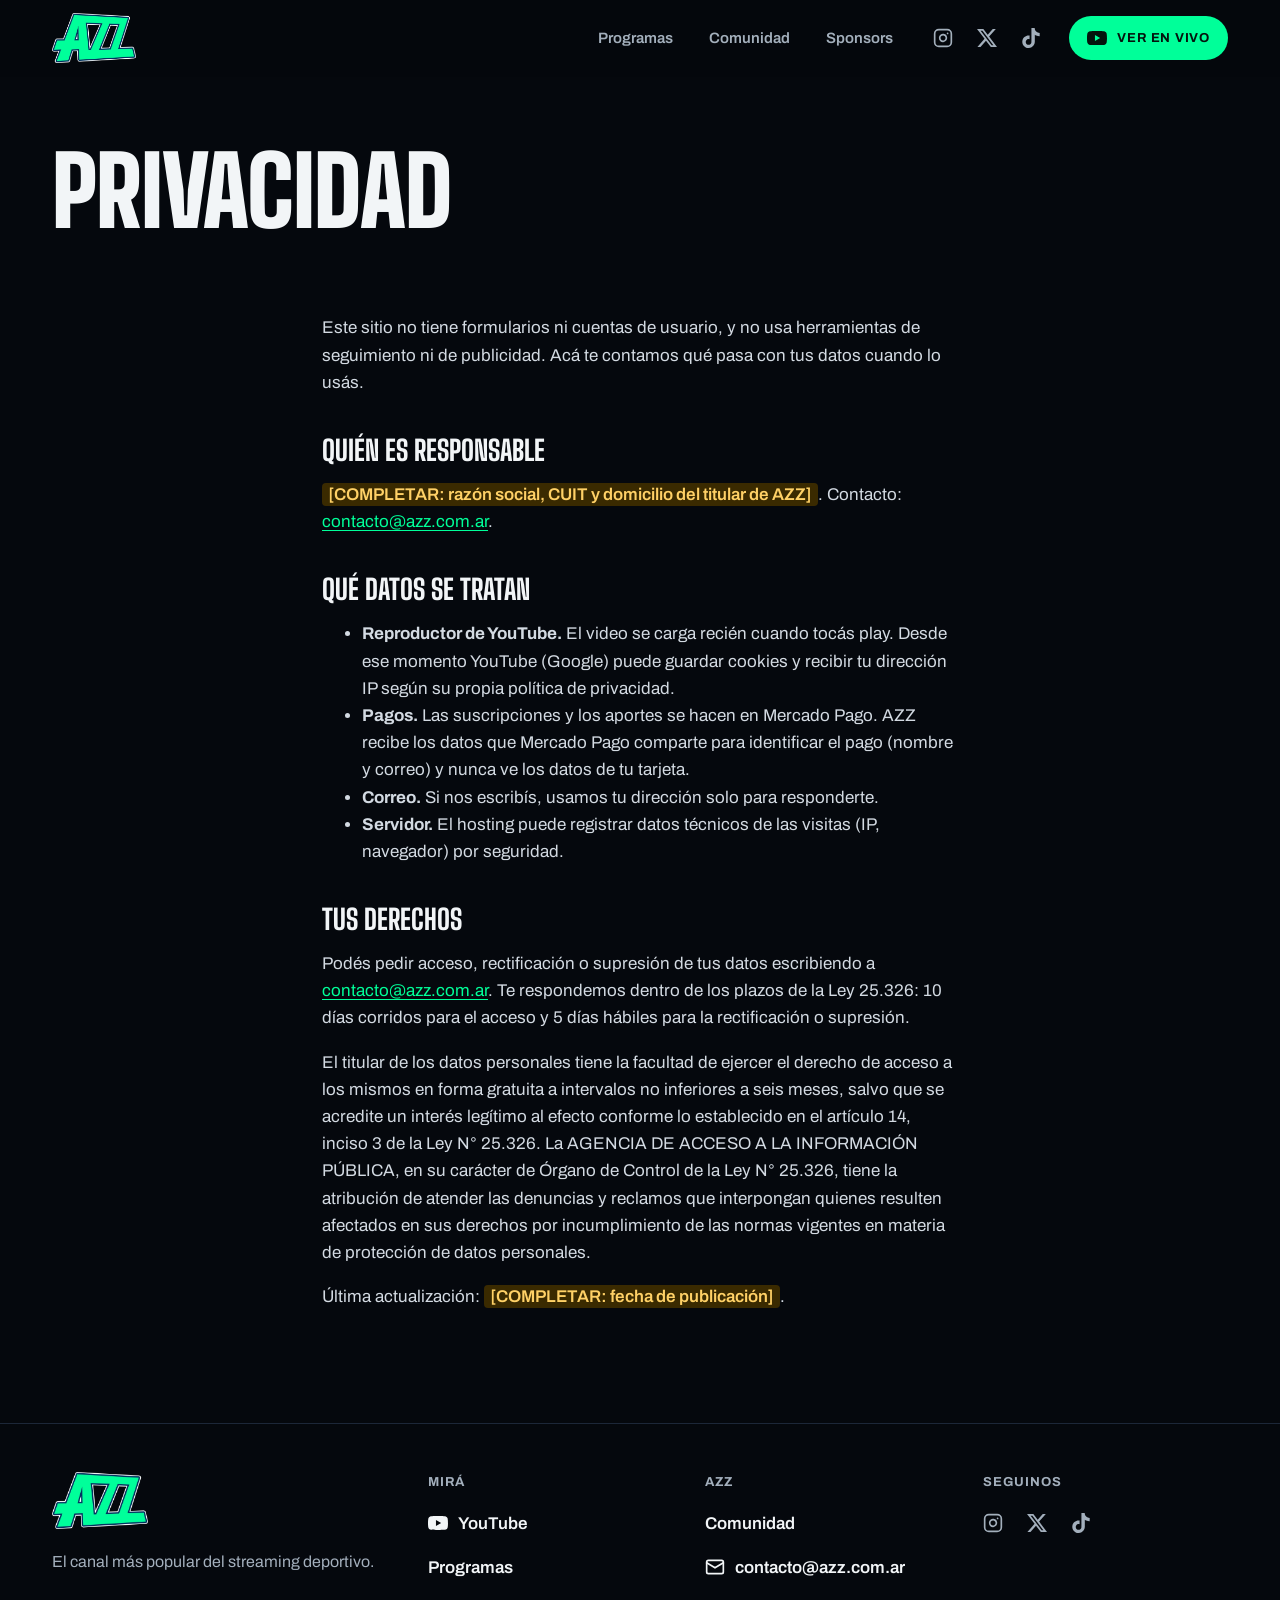
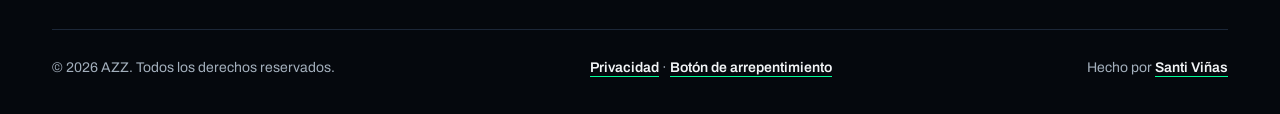
<file: privacidad/index.html>
<!doctype html>
<html lang="es-AR">
<head>
  <meta charset="utf-8">
  <meta name="viewport" content="width=device-width, initial-scale=1, viewport-fit=cover">
  <title>Privacidad | AZZ</title>
  <meta name="description" content="Qué datos maneja el sitio de AZZ y cómo ejercer tus derechos.">
  <meta name="theme-color" content="#05080d">
  <link rel="canonical" href="https://azz.com.ar/privacidad/">
  <link rel="icon" type="image/png" sizes="32x32" href="../assets/img/favicon-32.png">
  <link rel="apple-touch-icon" href="../assets/img/apple-touch-icon.png">
  <link rel="preload" href="../assets/fonts/big-shoulders-display-latin.woff2" as="font" type="font/woff2" crossorigin>
  <link rel="stylesheet" href="../assets/css/styles.css">
</head>
<body>
  <svg width="0" height="0" style="position:absolute" aria-hidden="true">
    <symbol id="i-ig" viewBox="0 0 24 24" fill="none" stroke="currentColor" stroke-width="2" stroke-linecap="round" stroke-linejoin="round"><rect x="2" y="2" width="20" height="20" rx="5"/><path d="M16 11.37A4 4 0 1 1 12.63 8 4 4 0 0 1 16 11.37z"/><path d="M17.5 6.5h.01"/></symbol>
    <symbol id="i-x" viewBox="0 0 24 24" fill="currentColor"><path d="M18.901 1.153h3.68l-8.04 9.19L24 22.846h-7.406l-5.8-7.584-6.638 7.584H.474l8.6-9.83L0 1.154h7.594l5.243 6.932ZM17.61 20.644h2.039L6.486 3.24H4.298Z"/></symbol>
    <symbol id="i-tt" viewBox="0 0 24 24" fill="currentColor"><path d="M12.525.02c1.31-.02 2.61-.01 3.91-.02.08 1.53.63 3.09 1.75 4.17 1.12 1.11 2.7 1.62 4.24 1.79v4.03c-1.44-.05-2.89-.35-4.2-.97-.57-.26-1.1-.59-1.62-.93-.01 2.92.01 5.84-.02 8.75-.08 1.4-.54 2.79-1.35 3.94-1.31 1.92-3.58 3.17-5.91 3.21-1.43.08-2.86-.31-4.08-1.03-2.02-1.19-3.44-3.37-3.65-5.71-.02-.5-.03-1-.01-1.49.18-1.9 1.12-3.72 2.58-4.96 1.66-1.44 3.98-2.13 6.15-1.72.02 1.48-.04 2.96-.04 4.44-.99-.32-2.15-.23-3.02.37-.63.41-1.11 1.04-1.36 1.75-.21.51-.15 1.07-.14 1.61.24 1.64 1.82 3.02 3.5 2.87 1.12-.01 2.19-.66 2.77-1.61.19-.33.4-.67.41-1.06.1-1.79.06-3.57.07-5.36.01-4.03-.01-8.05.02-12.07z"/></symbol>
    <symbol id="i-yt" viewBox="0 0 24 24" fill="currentColor"><path d="M23.498 6.186a3.016 3.016 0 0 0-2.122-2.136C19.505 3.545 12 3.545 12 3.545s-7.505 0-9.377.505A3.017 3.017 0 0 0 .502 6.186C0 8.07 0 12 0 12s0 3.93.502 5.814a3.016 3.016 0 0 0 2.122 2.136c1.871.505 9.376.505 9.376.505s7.505 0 9.377-.505a3.015 3.015 0 0 0 2.122-2.136C24 15.93 24 12 24 12s0-3.93-.502-5.814zM9.545 15.568V8.432L15.818 12l-6.273 3.568z"/></symbol>
    <symbol id="i-play" viewBox="0 0 24 24" fill="currentColor"><path d="M7 4.5v15a1 1 0 0 0 1.52.85l12-7.5a1 1 0 0 0 0-1.7l-12-7.5A1 1 0 0 0 7 4.5z"/></symbol>
    <symbol id="i-out" viewBox="0 0 24 24" fill="none" stroke="currentColor" stroke-width="2.25" stroke-linecap="round" stroke-linejoin="round"><path d="M7 17 17 7M8 7h9v9"/></symbol>
    <symbol id="i-right" viewBox="0 0 24 24" fill="none" stroke="currentColor" stroke-width="2.25" stroke-linecap="round" stroke-linejoin="round"><path d="M5 12h14M13 6l6 6-6 6"/></symbol>
    <symbol id="i-menu" viewBox="0 0 24 24" fill="none" stroke="currentColor" stroke-width="2.25" stroke-linecap="round"><path d="M4 7h16M4 12h16M4 17h16"/></symbol>
    <symbol id="i-close" viewBox="0 0 24 24" fill="none" stroke="currentColor" stroke-width="2.25" stroke-linecap="round"><path d="M6 6l12 12M18 6 6 18"/></symbol>
    <symbol id="i-check" viewBox="0 0 24 24" fill="none" stroke="currentColor" stroke-width="2.5" stroke-linecap="round" stroke-linejoin="round"><path d="M20 6 9 17l-5-5"/></symbol>
    <symbol id="i-copy" viewBox="0 0 24 24" fill="none" stroke="currentColor" stroke-width="2" stroke-linecap="round" stroke-linejoin="round"><rect x="9" y="9" width="13" height="13" rx="2"/><path d="M5 15H4a2 2 0 0 1-2-2V4a2 2 0 0 1 2-2h9a2 2 0 0 1 2 2v1"/></symbol>
    <symbol id="i-mail" viewBox="0 0 24 24" fill="none" stroke="currentColor" stroke-width="2" stroke-linecap="round" stroke-linejoin="round"><rect x="2" y="4" width="20" height="16" rx="2"/><path d="m22 7-10 6L2 7"/></symbol>
  </svg>

  <a class="skip" href="#contenido">Saltar al contenido</a>

  <header class="site-header">
    <div class="wrap header-bar">
      <a class="brand" href="../" aria-label="AZZ, inicio">
        <img src="../assets/img/logo-azz.webp" alt="AZZ" width="640" height="376">
      </a>
      <nav class="nav" aria-label="Principal">
        <a href="../#programas">Programas</a>
        <a href="../comunidad/">Comunidad</a>
        <a href="../#sponsors">Sponsors</a>
      </nav>
      <div class="social" aria-label="Redes">
        <a href="https://www.instagram.com/azzenstream" target="_blank" rel="noopener" aria-label="Instagram de AZZ"><svg class="icon"><use href="#i-ig"/></svg></a>
        <a href="https://x.com/azzenstream" target="_blank" rel="noopener" aria-label="X de AZZ"><svg class="icon"><use href="#i-x"/></svg></a>
        <a href="https://www.tiktok.com/@azzenstream" target="_blank" rel="noopener" aria-label="TikTok de AZZ"><svg class="icon"><use href="#i-tt"/></svg></a>
      </div>
      <a class="btn btn-primary btn-sm" href="https://www.youtube.com/channel/UCgLBmUFPO8JtZ1nPIBQGMlQ" target="_blank" rel="noopener"><svg class="icon"><use href="#i-yt"/></svg>Ver en vivo</a>
      <button class="menu-btn" type="button" aria-expanded="false" aria-controls="menu-movil" aria-label="Abrir menú">
        <svg class="icon icon-open"><use href="#i-menu"/></svg>
        <svg class="icon icon-close"><use href="#i-close"/></svg>
      </button>
    </div>
    <div class="mobile-menu wrap" id="menu-movil" hidden>
      <ul>
        <li><a href="../#programas">Programas <svg class="icon"><use href="#i-right"/></svg></a></li>
        <li><a href="../comunidad/">Comunidad <svg class="icon"><use href="#i-right"/></svg></a></li>
        <li><a href="../#sponsors">Sponsors <svg class="icon"><use href="#i-right"/></svg></a></li>
      </ul>
      <div class="social" aria-label="Redes">
        <a href="https://www.instagram.com/azzenstream" target="_blank" rel="noopener" aria-label="Instagram de AZZ"><svg class="icon"><use href="#i-ig"/></svg></a>
        <a href="https://x.com/azzenstream" target="_blank" rel="noopener" aria-label="X de AZZ"><svg class="icon"><use href="#i-x"/></svg></a>
        <a href="https://www.tiktok.com/@azzenstream" target="_blank" rel="noopener" aria-label="TikTok de AZZ"><svg class="icon"><use href="#i-tt"/></svg></a>
      </div>
    </div>
  </header>

  <main id="contenido">
    <section class="page-hero">
      <div class="wrap"><h1 class="display">Privacidad</h1></div>
    </section>
    <div class="wrap prose">
      <p>Este sitio no tiene formularios ni cuentas de usuario, y no usa herramientas de seguimiento ni de publicidad. Acá te contamos qué pasa con tus datos cuando lo usás.</p>

      <h2>Quién es responsable</h2>
      <p><span class="todo">[COMPLETAR: razón social, CUIT y domicilio del titular de AZZ]</span>. Contacto: <a href="mailto:contacto@azz.com.ar">contacto@azz.com.ar</a>.</p>

      <h2>Qué datos se tratan</h2>
      <ul>
        <li><strong>Reproductor de YouTube.</strong> El video se carga recién cuando tocás play. Desde ese momento YouTube (Google) puede guardar cookies y recibir tu dirección IP según su propia política de privacidad.</li>
        <li><strong>Pagos.</strong> Las suscripciones y los aportes se hacen en Mercado Pago. AZZ recibe los datos que Mercado Pago comparte para identificar el pago (nombre y correo) y nunca ve los datos de tu tarjeta.</li>
        <li><strong>Correo.</strong> Si nos escribís, usamos tu dirección solo para responderte.</li>
        <li><strong>Servidor.</strong> El hosting puede registrar datos técnicos de las visitas (IP, navegador) por seguridad.</li>
      </ul>

      <h2>Tus derechos</h2>
      <p>Podés pedir acceso, rectificación o supresión de tus datos escribiendo a <a href="mailto:contacto@azz.com.ar">contacto@azz.com.ar</a>. Te respondemos dentro de los plazos de la Ley 25.326: 10 días corridos para el acceso y 5 días hábiles para la rectificación o supresión.</p>
      <p>El titular de los datos personales tiene la facultad de ejercer el derecho de acceso a los mismos en forma gratuita a intervalos no inferiores a seis meses, salvo que se acredite un interés legítimo al efecto conforme lo establecido en el artículo 14, inciso 3 de la Ley N° 25.326. La AGENCIA DE ACCESO A LA INFORMACIÓN PÚBLICA, en su carácter de Órgano de Control de la Ley N° 25.326, tiene la atribución de atender las denuncias y reclamos que interpongan quienes resulten afectados en sus derechos por incumplimiento de las normas vigentes en materia de protección de datos personales.</p>
      <p>Última actualización: <span class="todo">[COMPLETAR: fecha de publicación]</span>.</p>
    </div>

  </main>

  <footer class="site-footer">
    <div class="wrap">
      <div class="footer-top">
        <div>
          <a class="brand" href="../" aria-label="AZZ, inicio"><img src="../assets/img/logo-azz.webp" alt="AZZ" width="640" height="376" loading="lazy"></a>
          <p class="lead footer-tagline">El canal más popular del streaming deportivo.</p>
        </div>
        <div class="footer-col">
          <h2>Mirá</h2>
          <ul>
            <li><a href="https://www.youtube.com/channel/UCgLBmUFPO8JtZ1nPIBQGMlQ" target="_blank" rel="noopener"><svg class="icon"><use href="#i-yt"/></svg>YouTube</a></li>
            <li><a href="../#programas">Programas</a></li>
          </ul>
        </div>
        <div class="footer-col">
          <h2>AZZ</h2>
          <ul>
            <li><a href="../comunidad/">Comunidad</a></li>
            <li><a href="mailto:contacto@azz.com.ar"><svg class="icon"><use href="#i-mail"/></svg>contacto@azz.com.ar</a></li>
          </ul>
        </div>
        <div class="footer-col">
          <h2>Seguinos</h2>
          <div class="social">
            <a href="https://www.instagram.com/azzenstream" target="_blank" rel="noopener" aria-label="Instagram de AZZ"><svg class="icon"><use href="#i-ig"/></svg></a>
            <a href="https://x.com/azzenstream" target="_blank" rel="noopener" aria-label="X de AZZ"><svg class="icon"><use href="#i-x"/></svg></a>
            <a href="https://www.tiktok.com/@azzenstream" target="_blank" rel="noopener" aria-label="TikTok de AZZ"><svg class="icon"><use href="#i-tt"/></svg></a>
          </div>
        </div>
      </div>
      <div class="footer-bottom">
        <span>© <span data-year>2026</span> AZZ. Todos los derechos reservados.</span>
        <span><a href="../privacidad/">Privacidad</a> · <a href="../arrepentimiento/">Botón de arrepentimiento</a></span>
        <span>Hecho por <a href="https://santivi03.github.io/SantiVi-asDev/" target="_blank" rel="noopener">Santi Viñas</a></span>
      </div>
    </div>
  </footer>

  <script src="../assets/js/main.js" defer></script>
</body>
</html>
</file>
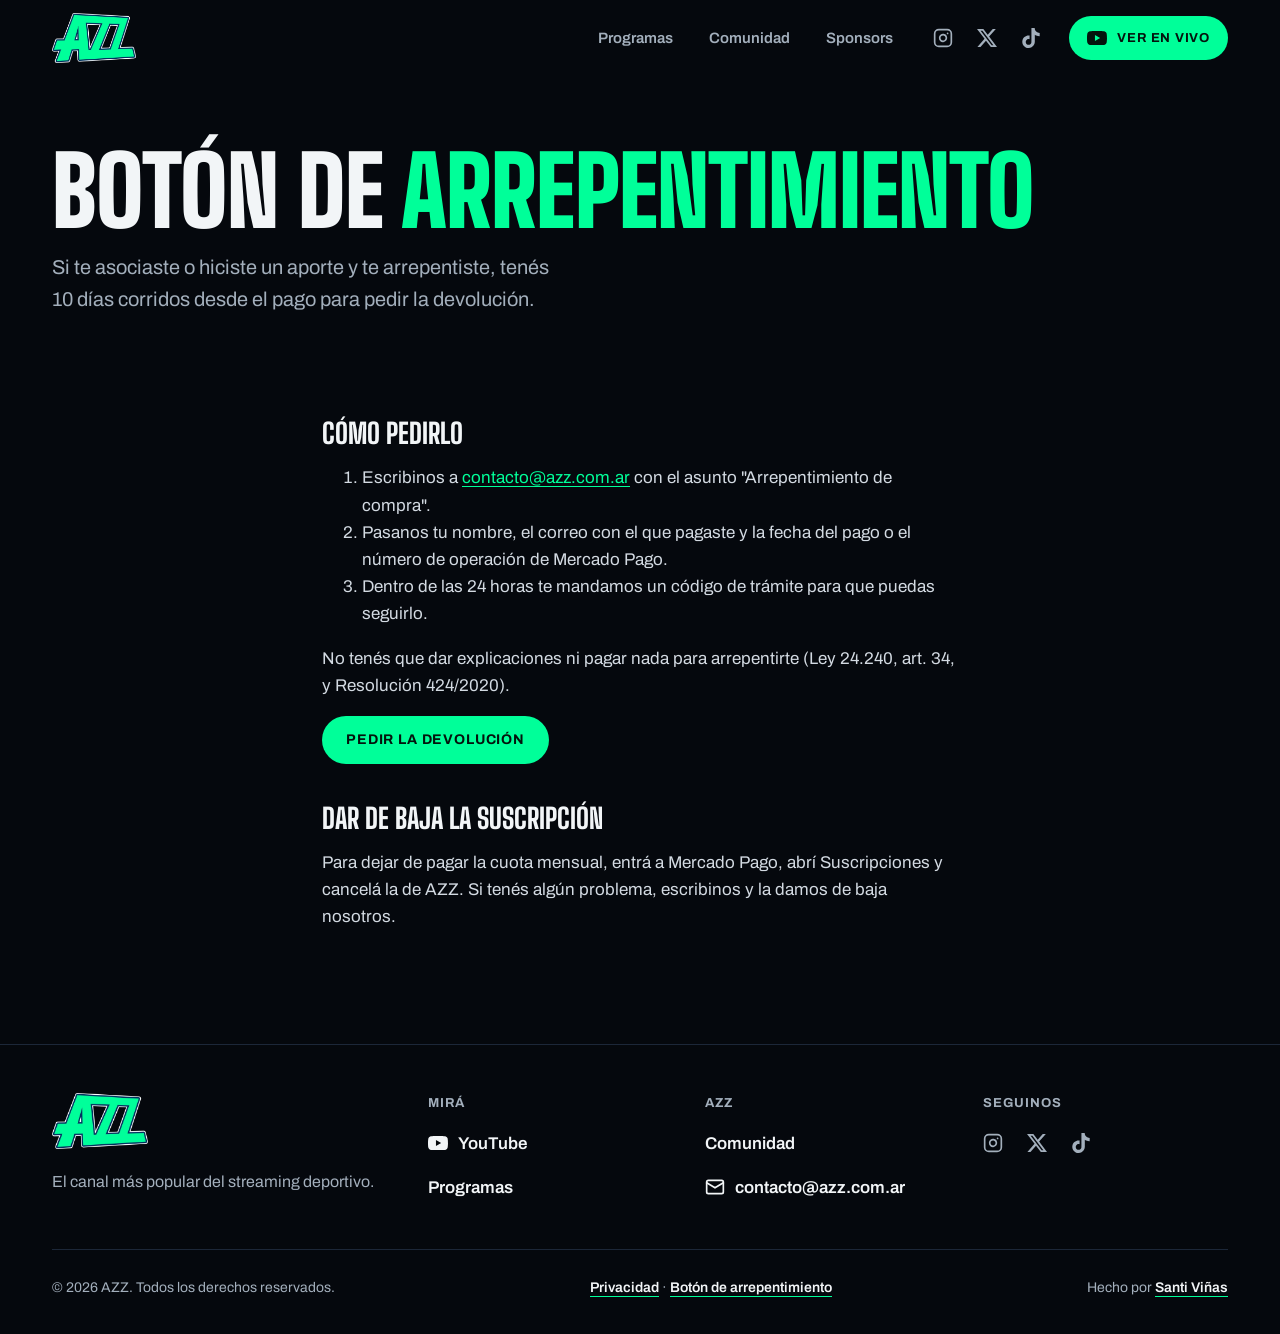
<file: public/arrepentimiento/index.html>
<!doctype html>
<html lang="es-AR">
<head>
  <meta charset="utf-8">
  <meta name="viewport" content="width=device-width, initial-scale=1, viewport-fit=cover">
  <title>Botón de arrepentimiento | AZZ</title>
  <meta name="description" content="Cómo arrepentirte de una suscripción o de un aporte a AZZ dentro de los 10 días.">
  <meta name="theme-color" content="#05080d">
  <link rel="canonical" href="https://azz.com.ar/arrepentimiento/">
  <link rel="icon" type="image/png" sizes="32x32" href="../assets/img/favicon-32.png">
  <link rel="apple-touch-icon" href="../assets/img/apple-touch-icon.png">
  <link rel="preload" href="../assets/fonts/big-shoulders-display-latin.woff2" as="font" type="font/woff2" crossorigin>
  <link rel="stylesheet" href="../assets/css/styles.css?v=2026101515257">
</head>
<body>
  <svg width="0" height="0" style="position:absolute" aria-hidden="true">
    <symbol id="i-ig" viewBox="0 0 24 24" fill="none" stroke="currentColor" stroke-width="2" stroke-linecap="round" stroke-linejoin="round"><rect x="2" y="2" width="20" height="20" rx="5"/><path d="M16 11.37A4 4 0 1 1 12.63 8 4 4 0 0 1 16 11.37z"/><path d="M17.5 6.5h.01"/></symbol>
    <symbol id="i-x" viewBox="0 0 24 24" fill="currentColor"><path d="M18.901 1.153h3.68l-8.04 9.19L24 22.846h-7.406l-5.8-7.584-6.638 7.584H.474l8.6-9.83L0 1.154h7.594l5.243 6.932ZM17.61 20.644h2.039L6.486 3.24H4.298Z"/></symbol>
    <symbol id="i-tt" viewBox="0 0 24 24" fill="currentColor"><path d="M12.525.02c1.31-.02 2.61-.01 3.91-.02.08 1.53.63 3.09 1.75 4.17 1.12 1.11 2.7 1.62 4.24 1.79v4.03c-1.44-.05-2.89-.35-4.2-.97-.57-.26-1.1-.59-1.62-.93-.01 2.92.01 5.84-.02 8.75-.08 1.4-.54 2.79-1.35 3.94-1.31 1.92-3.58 3.17-5.91 3.21-1.43.08-2.86-.31-4.08-1.03-2.02-1.19-3.44-3.37-3.65-5.71-.02-.5-.03-1-.01-1.49.18-1.9 1.12-3.72 2.58-4.96 1.66-1.44 3.98-2.13 6.15-1.72.02 1.48-.04 2.96-.04 4.44-.99-.32-2.15-.23-3.02.37-.63.41-1.11 1.04-1.36 1.75-.21.51-.15 1.07-.14 1.61.24 1.64 1.82 3.02 3.5 2.87 1.12-.01 2.19-.66 2.77-1.61.19-.33.4-.67.41-1.06.1-1.79.06-3.57.07-5.36.01-4.03-.01-8.05.02-12.07z"/></symbol>
    <symbol id="i-yt" viewBox="0 0 24 24" fill="currentColor"><path d="M23.498 6.186a3.016 3.016 0 0 0-2.122-2.136C19.505 3.545 12 3.545 12 3.545s-7.505 0-9.377.505A3.017 3.017 0 0 0 .502 6.186C0 8.07 0 12 0 12s0 3.93.502 5.814a3.016 3.016 0 0 0 2.122 2.136c1.871.505 9.376.505 9.376.505s7.505 0 9.377-.505a3.015 3.015 0 0 0 2.122-2.136C24 15.93 24 12 24 12s0-3.93-.502-5.814zM9.545 15.568V8.432L15.818 12l-6.273 3.568z"/></symbol>
    <symbol id="i-play" viewBox="0 0 24 24" fill="currentColor"><path d="M7 4.5v15a1 1 0 0 0 1.52.85l12-7.5a1 1 0 0 0 0-1.7l-12-7.5A1 1 0 0 0 7 4.5z"/></symbol>
    <symbol id="i-out" viewBox="0 0 24 24" fill="none" stroke="currentColor" stroke-width="2.25" stroke-linecap="round" stroke-linejoin="round"><path d="M7 17 17 7M8 7h9v9"/></symbol>
    <symbol id="i-right" viewBox="0 0 24 24" fill="none" stroke="currentColor" stroke-width="2.25" stroke-linecap="round" stroke-linejoin="round"><path d="M5 12h14M13 6l6 6-6 6"/></symbol>
    <symbol id="i-menu" viewBox="0 0 24 24" fill="none" stroke="currentColor" stroke-width="2.25" stroke-linecap="round"><path d="M4 7h16M4 12h16M4 17h16"/></symbol>
    <symbol id="i-close" viewBox="0 0 24 24" fill="none" stroke="currentColor" stroke-width="2.25" stroke-linecap="round"><path d="M6 6l12 12M18 6 6 18"/></symbol>
    <symbol id="i-check" viewBox="0 0 24 24" fill="none" stroke="currentColor" stroke-width="2.5" stroke-linecap="round" stroke-linejoin="round"><path d="M20 6 9 17l-5-5"/></symbol>
    <symbol id="i-copy" viewBox="0 0 24 24" fill="none" stroke="currentColor" stroke-width="2" stroke-linecap="round" stroke-linejoin="round"><rect x="9" y="9" width="13" height="13" rx="2"/><path d="M5 15H4a2 2 0 0 1-2-2V4a2 2 0 0 1 2-2h9a2 2 0 0 1 2 2v1"/></symbol>
    <symbol id="i-mail" viewBox="0 0 24 24" fill="none" stroke="currentColor" stroke-width="2" stroke-linecap="round" stroke-linejoin="round"><rect x="2" y="4" width="20" height="16" rx="2"/><path d="m22 7-10 6L2 7"/></symbol>
  </svg>

  <a class="skip" href="#contenido">Saltar al contenido</a>

  <header class="site-header">
    <div class="wrap header-bar">
      <a class="brand" href="../" aria-label="AZZ, inicio">
        <img src="../assets/img/logo-azz.webp" alt="AZZ" width="640" height="376">
      </a>
      <nav class="nav" aria-label="Principal">
        <a href="../#programas">Programas</a>
        <a href="../comunidad/">Comunidad</a>
        <a href="../#sponsors">Sponsors</a>
      </nav>
      <div class="social" aria-label="Redes">
        <a href="https://www.instagram.com/azzenstream" target="_blank" rel="noopener" aria-label="Instagram de AZZ"><svg class="icon"><use href="#i-ig"/></svg></a>
        <a href="https://x.com/azzenstream" target="_blank" rel="noopener" aria-label="X de AZZ"><svg class="icon"><use href="#i-x"/></svg></a>
        <a href="https://www.tiktok.com/@azzenstream" target="_blank" rel="noopener" aria-label="TikTok de AZZ"><svg class="icon"><use href="#i-tt"/></svg></a>
      </div>
      <a class="btn btn-primary btn-sm" href="https://www.youtube.com/channel/UCgLBmUFPO8JtZ1nPIBQGMlQ" target="_blank" rel="noopener"><svg class="icon"><use href="#i-yt"/></svg>Ver en vivo</a>
      <button class="menu-btn" type="button" aria-expanded="false" aria-controls="menu-movil" aria-label="Abrir menú">
        <svg class="icon icon-open"><use href="#i-menu"/></svg>
        <svg class="icon icon-close"><use href="#i-close"/></svg>
      </button>
    </div>
    <div class="mobile-menu wrap" id="menu-movil" hidden>
      <ul>
        <li><a href="../#programas">Programas <svg class="icon"><use href="#i-right"/></svg></a></li>
        <li><a href="../comunidad/">Comunidad <svg class="icon"><use href="#i-right"/></svg></a></li>
        <li><a href="../#sponsors">Sponsors <svg class="icon"><use href="#i-right"/></svg></a></li>
      </ul>
      <div class="social" aria-label="Redes">
        <a href="https://www.instagram.com/azzenstream" target="_blank" rel="noopener" aria-label="Instagram de AZZ"><svg class="icon"><use href="#i-ig"/></svg></a>
        <a href="https://x.com/azzenstream" target="_blank" rel="noopener" aria-label="X de AZZ"><svg class="icon"><use href="#i-x"/></svg></a>
        <a href="https://www.tiktok.com/@azzenstream" target="_blank" rel="noopener" aria-label="TikTok de AZZ"><svg class="icon"><use href="#i-tt"/></svg></a>
      </div>
    </div>
  </header>

  <main id="contenido">
    <section class="page-hero">
      <div class="wrap reveal">
        <h1 class="display">Botón de <em>arrepentimiento</em></h1>
        <p class="lead">Si te asociaste o hiciste un aporte y te arrepentiste, tenés 10 días corridos desde el pago para pedir la devolución.</p>
      </div>
    </section>
    <div class="wrap prose">
      <h2>Cómo pedirlo</h2>
      <ol>
        <li>Escribinos a <a href="mailto:contacto@azz.com.ar?subject=Arrepentimiento%20de%20compra">contacto@azz.com.ar</a> con el asunto "Arrepentimiento de compra".</li>
        <li>Pasanos tu nombre, el correo con el que pagaste y la fecha del pago o el número de operación de Mercado Pago.</li>
        <li>Dentro de las 24 horas te mandamos un código de trámite para que puedas seguirlo.</li>
      </ol>
      <p>No tenés que dar explicaciones ni pagar nada para arrepentirte (Ley 24.240, art. 34, y Resolución 424/2020).</p>
      <p><a class="btn btn-primary" href="mailto:contacto@azz.com.ar?subject=Arrepentimiento%20de%20compra">Pedir la devolución</a></p>

      <h2>Dar de baja la suscripción</h2>
      <p>Para dejar de pagar la cuota mensual, entrá a Mercado Pago, abrí Suscripciones y cancelá la de AZZ. Si tenés algún problema, escribinos y la damos de baja nosotros.</p>
    </div>

  </main>

  <footer class="site-footer">
    <div class="wrap">
      <div class="footer-top">
        <div>
          <a class="brand" href="../" aria-label="AZZ, inicio"><img src="../assets/img/logo-azz.webp" alt="AZZ" width="640" height="376" loading="lazy"></a>
          <p class="lead footer-tagline">El canal más popular del streaming deportivo.</p>
        </div>
        <div class="footer-col">
          <h2>Mirá</h2>
          <ul>
            <li><a href="https://www.youtube.com/channel/UCgLBmUFPO8JtZ1nPIBQGMlQ" target="_blank" rel="noopener"><svg class="icon"><use href="#i-yt"/></svg>YouTube</a></li>
            <li><a href="../#programas">Programas</a></li>
          </ul>
        </div>
        <div class="footer-col">
          <h2>AZZ</h2>
          <ul>
            <li><a href="../comunidad/">Comunidad</a></li>
            <li><a href="mailto:contacto@azz.com.ar"><svg class="icon"><use href="#i-mail"/></svg>contacto@azz.com.ar</a></li>
          </ul>
        </div>
        <div class="footer-col">
          <h2>Seguinos</h2>
          <div class="social">
            <a href="https://www.instagram.com/azzenstream" target="_blank" rel="noopener" aria-label="Instagram de AZZ"><svg class="icon"><use href="#i-ig"/></svg></a>
            <a href="https://x.com/azzenstream" target="_blank" rel="noopener" aria-label="X de AZZ"><svg class="icon"><use href="#i-x"/></svg></a>
            <a href="https://www.tiktok.com/@azzenstream" target="_blank" rel="noopener" aria-label="TikTok de AZZ"><svg class="icon"><use href="#i-tt"/></svg></a>
          </div>
        </div>
      </div>
      <div class="footer-bottom">
        <span>© <span data-year>2026</span> AZZ. Todos los derechos reservados.</span>
        <span><a href="../privacidad/">Privacidad</a> · <a href="../arrepentimiento/">Botón de arrepentimiento</a></span>
        <span>Hecho por <a href="https://santivi03.github.io/SantiVi-asDev/" target="_blank" rel="noopener">Santi Viñas</a></span>
      </div>
    </div>
  </footer>

  <script src="../assets/js/main.js?v=2026101515257" defer></script>
</body>
</html>
</file>
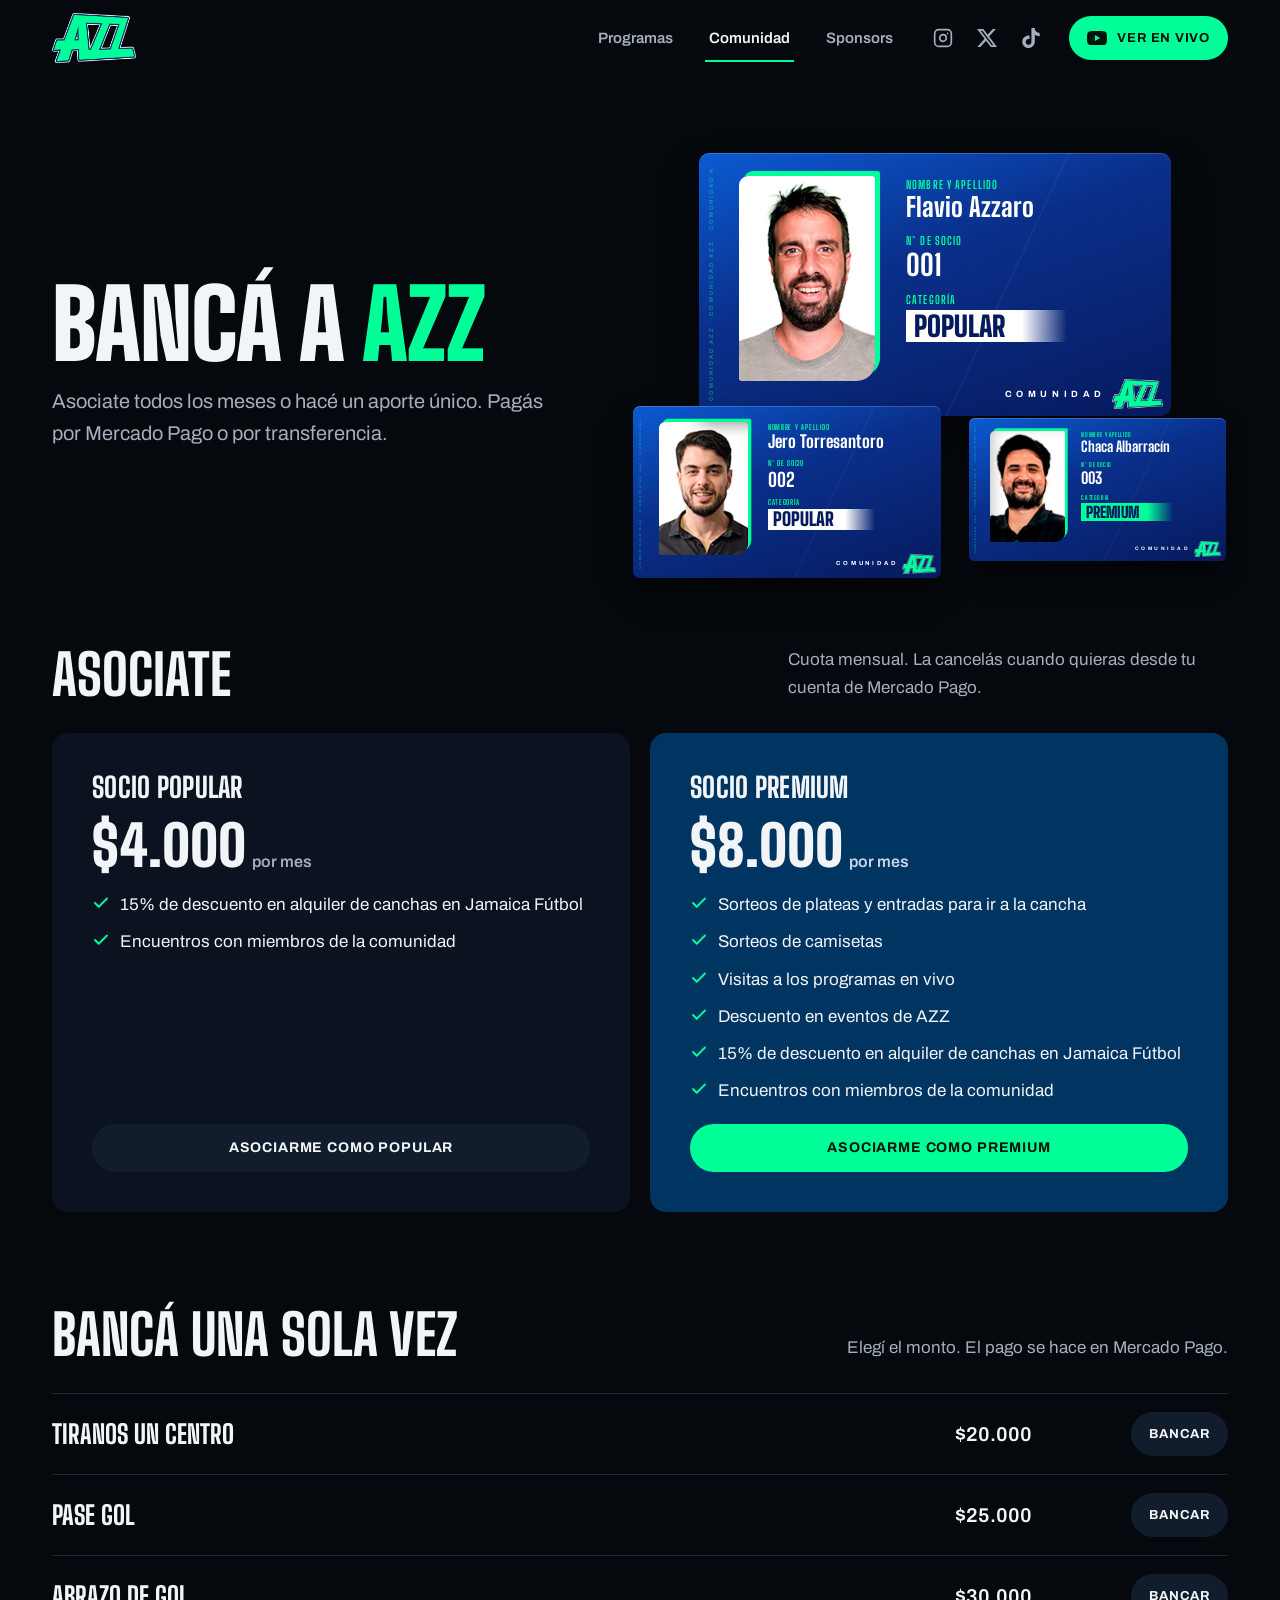
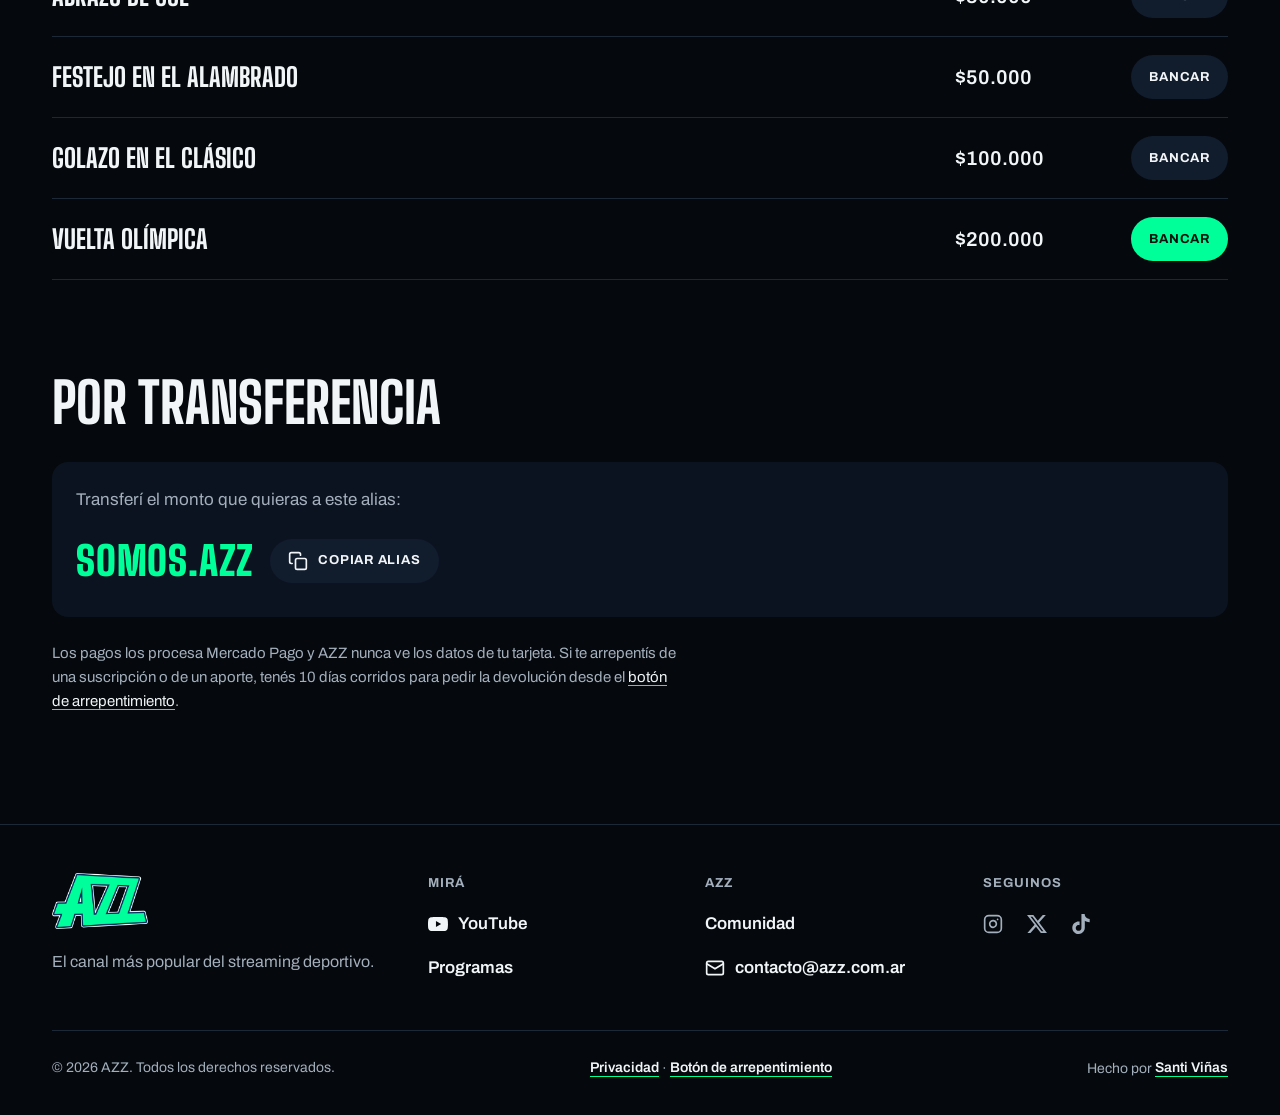
<file: public/comunidad/index.html>
<!doctype html>
<html lang="es-AR">
<head>
  <meta charset="utf-8">
  <meta name="viewport" content="width=device-width, initial-scale=1, viewport-fit=cover">
  <title>Comunidad | AZZ</title>
  <meta name="description" content="Hacete socio de AZZ o bancá al canal con un aporte único por Mercado Pago o transferencia.">
  <meta name="theme-color" content="#05080d">
  <link rel="canonical" href="https://azz.com.ar/comunidad/">
  <link rel="icon" type="image/png" sizes="32x32" href="../assets/img/favicon-32.png">
  <link rel="apple-touch-icon" href="../assets/img/apple-touch-icon.png">
  <link rel="preload" href="../assets/fonts/big-shoulders-display-latin.woff2" as="font" type="font/woff2" crossorigin>
  <link rel="stylesheet" href="../assets/css/styles.css?v=2026101515257">
</head>
<body>
  <svg width="0" height="0" style="position:absolute" aria-hidden="true">
    <symbol id="i-ig" viewBox="0 0 24 24" fill="none" stroke="currentColor" stroke-width="2" stroke-linecap="round" stroke-linejoin="round"><rect x="2" y="2" width="20" height="20" rx="5"/><path d="M16 11.37A4 4 0 1 1 12.63 8 4 4 0 0 1 16 11.37z"/><path d="M17.5 6.5h.01"/></symbol>
    <symbol id="i-x" viewBox="0 0 24 24" fill="currentColor"><path d="M18.901 1.153h3.68l-8.04 9.19L24 22.846h-7.406l-5.8-7.584-6.638 7.584H.474l8.6-9.83L0 1.154h7.594l5.243 6.932ZM17.61 20.644h2.039L6.486 3.24H4.298Z"/></symbol>
    <symbol id="i-tt" viewBox="0 0 24 24" fill="currentColor"><path d="M12.525.02c1.31-.02 2.61-.01 3.91-.02.08 1.53.63 3.09 1.75 4.17 1.12 1.11 2.7 1.62 4.24 1.79v4.03c-1.44-.05-2.89-.35-4.2-.97-.57-.26-1.1-.59-1.62-.93-.01 2.92.01 5.84-.02 8.75-.08 1.4-.54 2.79-1.35 3.94-1.31 1.92-3.58 3.17-5.91 3.21-1.43.08-2.86-.31-4.08-1.03-2.02-1.19-3.44-3.37-3.65-5.71-.02-.5-.03-1-.01-1.49.18-1.9 1.12-3.72 2.58-4.96 1.66-1.44 3.98-2.13 6.15-1.72.02 1.48-.04 2.96-.04 4.44-.99-.32-2.15-.23-3.02.37-.63.41-1.11 1.04-1.36 1.75-.21.51-.15 1.07-.14 1.61.24 1.64 1.82 3.02 3.5 2.87 1.12-.01 2.19-.66 2.77-1.61.19-.33.4-.67.41-1.06.1-1.79.06-3.57.07-5.36.01-4.03-.01-8.05.02-12.07z"/></symbol>
    <symbol id="i-yt" viewBox="0 0 24 24" fill="currentColor"><path d="M23.498 6.186a3.016 3.016 0 0 0-2.122-2.136C19.505 3.545 12 3.545 12 3.545s-7.505 0-9.377.505A3.017 3.017 0 0 0 .502 6.186C0 8.07 0 12 0 12s0 3.93.502 5.814a3.016 3.016 0 0 0 2.122 2.136c1.871.505 9.376.505 9.376.505s7.505 0 9.377-.505a3.015 3.015 0 0 0 2.122-2.136C24 15.93 24 12 24 12s0-3.93-.502-5.814zM9.545 15.568V8.432L15.818 12l-6.273 3.568z"/></symbol>
    <symbol id="i-play" viewBox="0 0 24 24" fill="currentColor"><path d="M7 4.5v15a1 1 0 0 0 1.52.85l12-7.5a1 1 0 0 0 0-1.7l-12-7.5A1 1 0 0 0 7 4.5z"/></symbol>
    <symbol id="i-out" viewBox="0 0 24 24" fill="none" stroke="currentColor" stroke-width="2.25" stroke-linecap="round" stroke-linejoin="round"><path d="M7 17 17 7M8 7h9v9"/></symbol>
    <symbol id="i-right" viewBox="0 0 24 24" fill="none" stroke="currentColor" stroke-width="2.25" stroke-linecap="round" stroke-linejoin="round"><path d="M5 12h14M13 6l6 6-6 6"/></symbol>
    <symbol id="i-menu" viewBox="0 0 24 24" fill="none" stroke="currentColor" stroke-width="2.25" stroke-linecap="round"><path d="M4 7h16M4 12h16M4 17h16"/></symbol>
    <symbol id="i-close" viewBox="0 0 24 24" fill="none" stroke="currentColor" stroke-width="2.25" stroke-linecap="round"><path d="M6 6l12 12M18 6 6 18"/></symbol>
    <symbol id="i-check" viewBox="0 0 24 24" fill="none" stroke="currentColor" stroke-width="2.5" stroke-linecap="round" stroke-linejoin="round"><path d="M20 6 9 17l-5-5"/></symbol>
    <symbol id="i-copy" viewBox="0 0 24 24" fill="none" stroke="currentColor" stroke-width="2" stroke-linecap="round" stroke-linejoin="round"><rect x="9" y="9" width="13" height="13" rx="2"/><path d="M5 15H4a2 2 0 0 1-2-2V4a2 2 0 0 1 2-2h9a2 2 0 0 1 2 2v1"/></symbol>
    <symbol id="i-mail" viewBox="0 0 24 24" fill="none" stroke="currentColor" stroke-width="2" stroke-linecap="round" stroke-linejoin="round"><rect x="2" y="4" width="20" height="16" rx="2"/><path d="m22 7-10 6L2 7"/></symbol>
  </svg>

  <a class="skip" href="#contenido">Saltar al contenido</a>

  <header class="site-header">
    <div class="wrap header-bar">
      <a class="brand" href="../" aria-label="AZZ, inicio">
        <img src="../assets/img/logo-azz.webp" alt="AZZ" width="640" height="376">
      </a>
      <nav class="nav" aria-label="Principal">
        <a href="../#programas">Programas</a>
        <a href="../comunidad/" aria-current="page">Comunidad</a>
        <a href="../#sponsors">Sponsors</a>
      </nav>
      <div class="social" aria-label="Redes">
        <a href="https://www.instagram.com/azzenstream" target="_blank" rel="noopener" aria-label="Instagram de AZZ"><svg class="icon"><use href="#i-ig"/></svg></a>
        <a href="https://x.com/azzenstream" target="_blank" rel="noopener" aria-label="X de AZZ"><svg class="icon"><use href="#i-x"/></svg></a>
        <a href="https://www.tiktok.com/@azzenstream" target="_blank" rel="noopener" aria-label="TikTok de AZZ"><svg class="icon"><use href="#i-tt"/></svg></a>
      </div>
      <a class="btn btn-primary btn-sm" href="https://www.youtube.com/channel/UCgLBmUFPO8JtZ1nPIBQGMlQ" target="_blank" rel="noopener"><svg class="icon"><use href="#i-yt"/></svg>Ver en vivo</a>
      <button class="menu-btn" type="button" aria-expanded="false" aria-controls="menu-movil" aria-label="Abrir menú">
        <svg class="icon icon-open"><use href="#i-menu"/></svg>
        <svg class="icon icon-close"><use href="#i-close"/></svg>
      </button>
    </div>
    <div class="mobile-menu wrap" id="menu-movil" hidden>
      <ul>
        <li><a href="../#programas">Programas <svg class="icon"><use href="#i-right"/></svg></a></li>
        <li><a href="../comunidad/">Comunidad <svg class="icon"><use href="#i-right"/></svg></a></li>
        <li><a href="../#sponsors">Sponsors <svg class="icon"><use href="#i-right"/></svg></a></li>
      </ul>
      <div class="social" aria-label="Redes">
        <a href="https://www.instagram.com/azzenstream" target="_blank" rel="noopener" aria-label="Instagram de AZZ"><svg class="icon"><use href="#i-ig"/></svg></a>
        <a href="https://x.com/azzenstream" target="_blank" rel="noopener" aria-label="X de AZZ"><svg class="icon"><use href="#i-x"/></svg></a>
        <a href="https://www.tiktok.com/@azzenstream" target="_blank" rel="noopener" aria-label="TikTok de AZZ"><svg class="icon"><use href="#i-tt"/></svg></a>
      </div>
    </div>
  </header>

  <main id="contenido">
    <section class="page-hero page-hero-split">
      <div class="wrap">
        <div class="page-hero-copy reveal">
          <h1 class="display">Bancá a <em>AZZ</em></h1>
          <p class="lead">Asociate todos los meses o hacé un aporte único. Pagás por Mercado Pago o por transferencia.</p>
        </div>
        <div class="carnets" role="group" aria-label="Ejemplos de carnet de socio">
          <div class="carnet carnet-1">
            <span class="carnet-edge" aria-hidden="true">Comunidad AZZ · Comunidad AZZ · Comunidad AZZ · Comunidad AZZ</span>
            <img class="carnet-foto" src="../assets/img/socio-flavio.webp" alt="" width="2" height="3">
            <dl class="carnet-datos">
              <dt>Nombre y apellido</dt><dd class="carnet-nombre">Flavio Azzaro</dd>
              <dt>N° de socio</dt><dd class="carnet-num">001</dd>
              <dt>Categoría</dt><dd><span class="carnet-cat">Popular</span></dd>
            </dl>
            <span class="carnet-marca" aria-hidden="true">Comunidad <img src="../assets/img/logo-azz.webp" alt="" width="640" height="376"></span>
          </div>
          <div class="carnet carnet-2">
            <span class="carnet-edge" aria-hidden="true">Comunidad AZZ · Comunidad AZZ · Comunidad AZZ · Comunidad AZZ</span>
            <img class="carnet-foto" src="../assets/img/socio-jero.webp" alt="" width="2" height="3">
            <dl class="carnet-datos">
              <dt>Nombre y apellido</dt><dd class="carnet-nombre">Jero Torresantoro</dd>
              <dt>N° de socio</dt><dd class="carnet-num">002</dd>
              <dt>Categoría</dt><dd><span class="carnet-cat">Popular</span></dd>
            </dl>
            <span class="carnet-marca" aria-hidden="true">Comunidad <img src="../assets/img/logo-azz.webp" alt="" width="640" height="376"></span>
          </div>
          <div class="carnet carnet-3">
            <span class="carnet-edge" aria-hidden="true">Comunidad AZZ · Comunidad AZZ · Comunidad AZZ · Comunidad AZZ</span>
            <img class="carnet-foto" src="../assets/img/socio-chaca.webp" alt="" width="2" height="3">
            <dl class="carnet-datos">
              <dt>Nombre y apellido</dt><dd class="carnet-nombre">Chaca Albarracín</dd>
              <dt>N° de socio</dt><dd class="carnet-num">003</dd>
              <dt>Categoría</dt><dd><span class="carnet-cat is-premium">Premium</span></dd>
            </dl>
            <span class="carnet-marca" aria-hidden="true">Comunidad <img src="../assets/img/logo-azz.webp" alt="" width="640" height="376"></span>
          </div>
        </div>
      </div>
    </section>

    <section aria-labelledby="t-socios">
      <div class="wrap">
        <div class="section-head"><h2 class="h2" id="t-socios">Asociate</h2><p>Cuota mensual. La cancelás cuando quieras desde tu cuenta de Mercado Pago.</p></div>
        <div class="plans">
          <article class="plan">
            <h3 class="h3">Socio Popular</h3>
            <p class="plan-price">$4.000<small>por mes</small></p>
            <ul>
              <li><svg class="icon"><use href="#i-check"/></svg>15% de descuento en alquiler de canchas en Jamaica Fútbol</li>
              <li><svg class="icon"><use href="#i-check"/></svg>Encuentros con miembros de la comunidad</li>
            </ul>
            <a class="btn btn-ghost" href="https://www.mercadopago.com.ar/subscriptions/checkout?preapproval_plan_id=2c93808494f9e7ec0194fc0b82e70174" target="_blank" rel="noopener">Asociarme como Popular</a>
          </article>
          <article class="plan plan-featured">
            <h3 class="h3">Socio Premium</h3>
            <p class="plan-price">$8.000<small>por mes</small></p>
            <ul>
              <li><svg class="icon"><use href="#i-check"/></svg>Sorteos de plateas y entradas para ir a la cancha</li>
              <li><svg class="icon"><use href="#i-check"/></svg>Sorteos de camisetas</li>
              <li><svg class="icon"><use href="#i-check"/></svg>Visitas a los programas en vivo</li>
              <li><svg class="icon"><use href="#i-check"/></svg>Descuento en eventos de AZZ</li>
              <li><svg class="icon"><use href="#i-check"/></svg>15% de descuento en alquiler de canchas en Jamaica Fútbol</li>
              <li><svg class="icon"><use href="#i-check"/></svg>Encuentros con miembros de la comunidad</li>
            </ul>
            <a class="btn btn-primary" href="https://www.mercadopago.com.ar/subscriptions/checkout?preapproval_plan_id=2c93808494f9e7ec0194fc0c900e0176" target="_blank" rel="noopener">Asociarme como Premium</a>
          </article>
        </div>
      </div>
    </section>

    <section class="block" aria-labelledby="t-unica">
      <div class="wrap">
        <div class="section-head"><h2 class="h2" id="t-unica">Bancá una sola vez</h2><p>Elegí el monto. El pago se hace en Mercado Pago.</p></div>
        <ul class="amounts">
          <li><span class="amount-name">Tiranos un centro</span><span class="amount-price">$20.000</span><a class="btn btn-ghost btn-sm" href="https://mpago.la/26Qe4Yd" target="_blank" rel="noopener">Bancar</a></li>
          <li><span class="amount-name">Pase gol</span><span class="amount-price">$25.000</span><a class="btn btn-ghost btn-sm" href="https://mpago.la/2hVfK1y" target="_blank" rel="noopener">Bancar</a></li>
          <li><span class="amount-name">Abrazo de gol</span><span class="amount-price">$30.000</span><a class="btn btn-ghost btn-sm" href="https://mpago.la/2uM4qNQ" target="_blank" rel="noopener">Bancar</a></li>
          <li><span class="amount-name">Festejo en el alambrado</span><span class="amount-price">$50.000</span><a class="btn btn-ghost btn-sm" href="https://mpago.la/27tPdLE" target="_blank" rel="noopener">Bancar</a></li>
          <li><span class="amount-name">Golazo en el clásico</span><span class="amount-price">$100.000</span><a class="btn btn-ghost btn-sm" href="https://mpago.la/2ErnfNy" target="_blank" rel="noopener">Bancar</a></li>
          <li><span class="amount-name">Vuelta olímpica</span><span class="amount-price">$200.000</span><a class="btn btn-primary btn-sm" href="https://mpago.la/1kDzxzC" target="_blank" rel="noopener">Bancar</a></li>
        </ul>
      </div>
    </section>

    <section class="block block-last" aria-labelledby="t-transfer">
      <div class="wrap">
        <div class="section-head"><h2 class="h2" id="t-transfer">Por transferencia</h2></div>
        <div class="alias">
          <p class="alias-label">Transferí el monto que quieras a este alias:</p>
          <code>SOMOS.AZZ</code>
          <button class="btn btn-ghost btn-sm" type="button" data-copy="SOMOS.AZZ"><svg class="icon"><use href="#i-copy"/></svg>Copiar alias</button>
          <span class="copy-status" role="status" aria-live="polite"></span>
        </div>
        <p class="fineprint">Los pagos los procesa Mercado Pago y AZZ nunca ve los datos de tu tarjeta. Si te arrepentís de una suscripción o de un aporte, tenés 10 días corridos para pedir la devolución desde el <a href="../arrepentimiento/">botón de arrepentimiento</a>.</p>
        <!-- COMPLETAR: confirmar si los precios son finales (impuestos incluidos) y aclararlo debajo de cada precio. -->
      </div>
    </section>

  </main>

  <footer class="site-footer">
    <div class="wrap">
      <div class="footer-top">
        <div>
          <a class="brand" href="../" aria-label="AZZ, inicio"><img src="../assets/img/logo-azz.webp" alt="AZZ" width="640" height="376" loading="lazy"></a>
          <p class="lead footer-tagline">El canal más popular del streaming deportivo.</p>
        </div>
        <div class="footer-col">
          <h2>Mirá</h2>
          <ul>
            <li><a href="https://www.youtube.com/channel/UCgLBmUFPO8JtZ1nPIBQGMlQ" target="_blank" rel="noopener"><svg class="icon"><use href="#i-yt"/></svg>YouTube</a></li>
            <li><a href="../#programas">Programas</a></li>
          </ul>
        </div>
        <div class="footer-col">
          <h2>AZZ</h2>
          <ul>
            <li><a href="../comunidad/">Comunidad</a></li>
            <li><a href="mailto:contacto@azz.com.ar"><svg class="icon"><use href="#i-mail"/></svg>contacto@azz.com.ar</a></li>
          </ul>
        </div>
        <div class="footer-col">
          <h2>Seguinos</h2>
          <div class="social">
            <a href="https://www.instagram.com/azzenstream" target="_blank" rel="noopener" aria-label="Instagram de AZZ"><svg class="icon"><use href="#i-ig"/></svg></a>
            <a href="https://x.com/azzenstream" target="_blank" rel="noopener" aria-label="X de AZZ"><svg class="icon"><use href="#i-x"/></svg></a>
            <a href="https://www.tiktok.com/@azzenstream" target="_blank" rel="noopener" aria-label="TikTok de AZZ"><svg class="icon"><use href="#i-tt"/></svg></a>
          </div>
        </div>
      </div>
      <div class="footer-bottom">
        <span>© <span data-year>2026</span> AZZ. Todos los derechos reservados.</span>
        <span><a href="../privacidad/">Privacidad</a> · <a href="../arrepentimiento/">Botón de arrepentimiento</a></span>
        <span>Hecho por <a href="https://santivi03.github.io/SantiVi-asDev/" target="_blank" rel="noopener">Santi Viñas</a></span>
      </div>
    </div>
  </footer>

  <script src="../assets/js/main.js?v=2026101515257" defer></script>
</body>
</html>
</file>
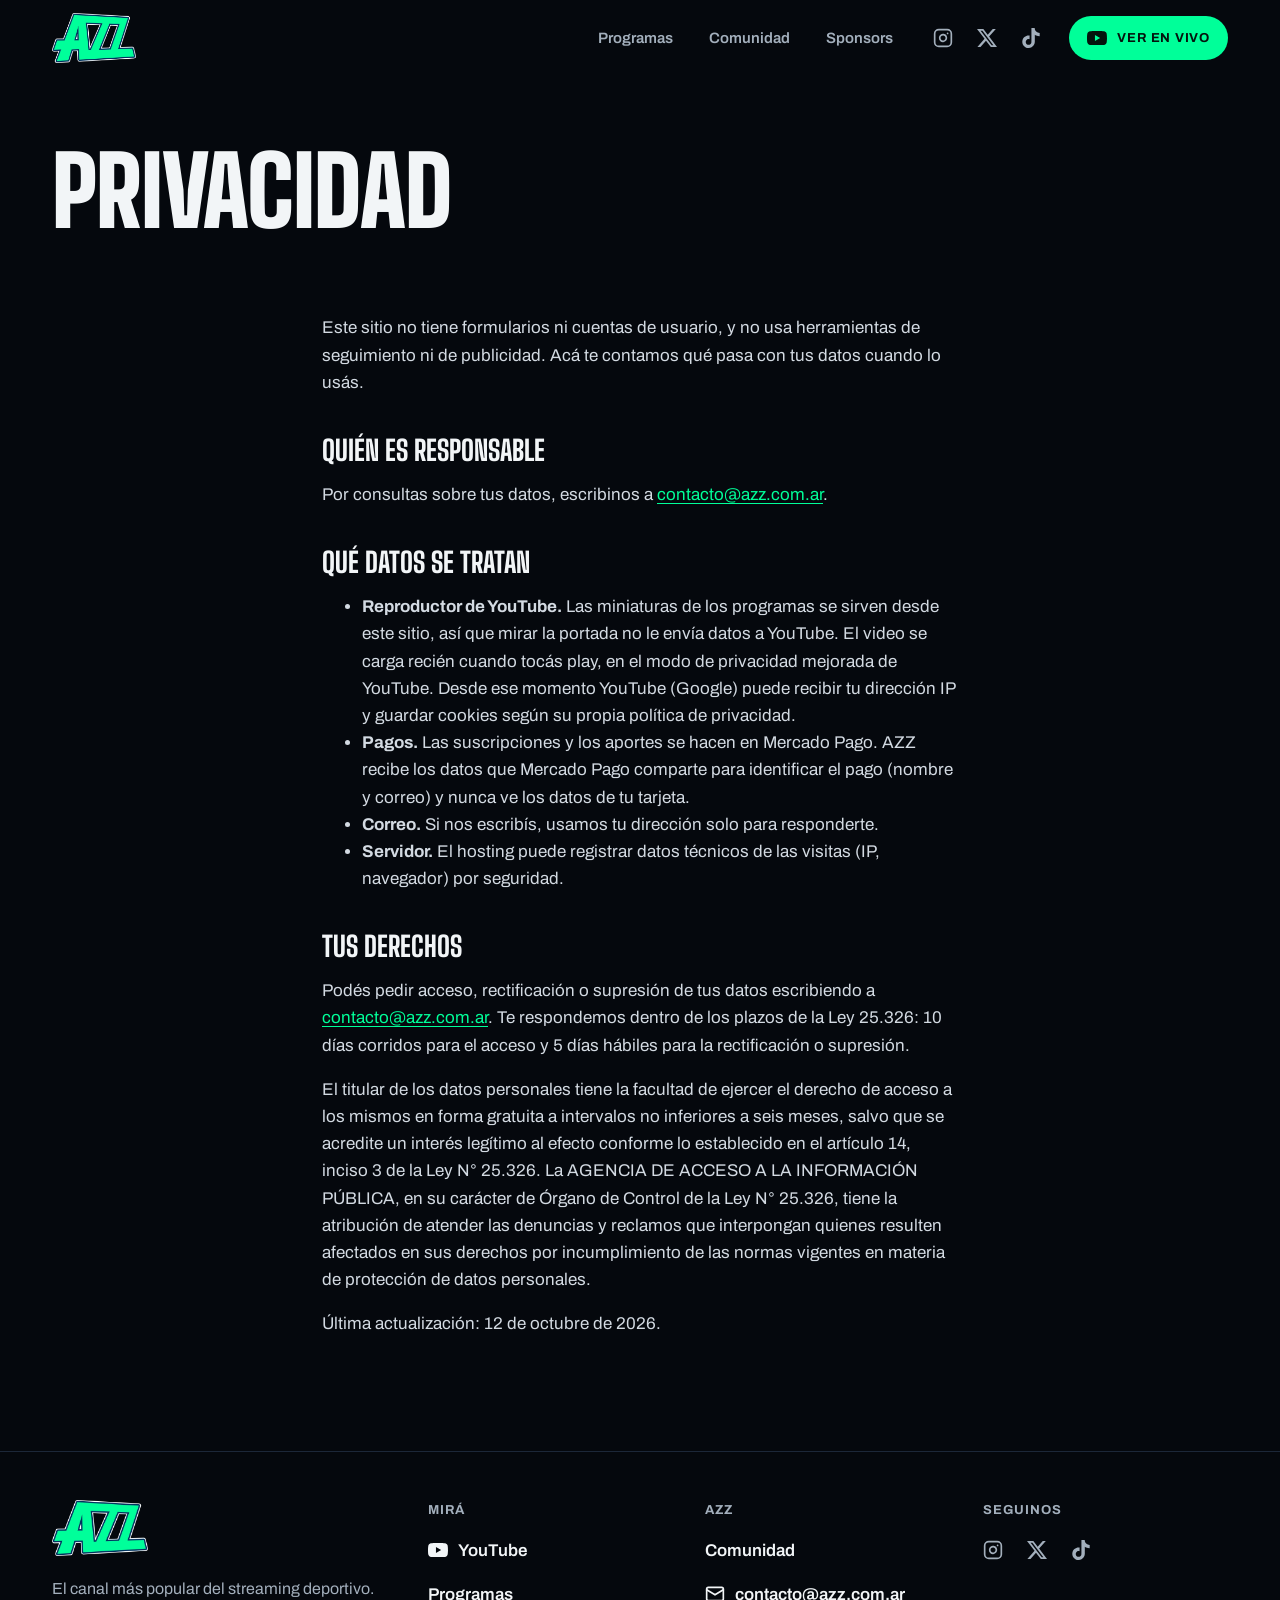
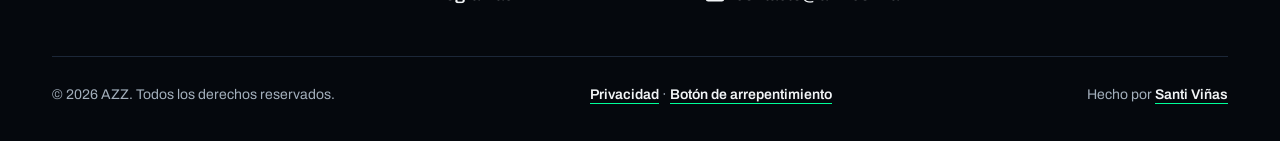
<file: public/privacidad/index.html>
<!doctype html>
<html lang="es-AR">
<head>
  <meta charset="utf-8">
  <meta name="viewport" content="width=device-width, initial-scale=1, viewport-fit=cover">
  <title>Privacidad | AZZ</title>
  <meta name="description" content="Qué datos maneja el sitio de AZZ y cómo ejercer tus derechos.">
  <meta name="theme-color" content="#05080d">
  <link rel="canonical" href="https://azz.com.ar/privacidad/">
  <link rel="icon" type="image/png" sizes="32x32" href="../assets/img/favicon-32.png">
  <link rel="apple-touch-icon" href="../assets/img/apple-touch-icon.png">
  <link rel="preload" href="../assets/fonts/big-shoulders-display-latin.woff2" as="font" type="font/woff2" crossorigin>
  <link rel="stylesheet" href="../assets/css/styles.css?v=2026101515257">
</head>
<body>
  <svg width="0" height="0" style="position:absolute" aria-hidden="true">
    <symbol id="i-ig" viewBox="0 0 24 24" fill="none" stroke="currentColor" stroke-width="2" stroke-linecap="round" stroke-linejoin="round"><rect x="2" y="2" width="20" height="20" rx="5"/><path d="M16 11.37A4 4 0 1 1 12.63 8 4 4 0 0 1 16 11.37z"/><path d="M17.5 6.5h.01"/></symbol>
    <symbol id="i-x" viewBox="0 0 24 24" fill="currentColor"><path d="M18.901 1.153h3.68l-8.04 9.19L24 22.846h-7.406l-5.8-7.584-6.638 7.584H.474l8.6-9.83L0 1.154h7.594l5.243 6.932ZM17.61 20.644h2.039L6.486 3.24H4.298Z"/></symbol>
    <symbol id="i-tt" viewBox="0 0 24 24" fill="currentColor"><path d="M12.525.02c1.31-.02 2.61-.01 3.91-.02.08 1.53.63 3.09 1.75 4.17 1.12 1.11 2.7 1.62 4.24 1.79v4.03c-1.44-.05-2.89-.35-4.2-.97-.57-.26-1.1-.59-1.62-.93-.01 2.92.01 5.84-.02 8.75-.08 1.4-.54 2.79-1.35 3.94-1.31 1.92-3.58 3.17-5.91 3.21-1.43.08-2.86-.31-4.08-1.03-2.02-1.19-3.44-3.37-3.65-5.71-.02-.5-.03-1-.01-1.49.18-1.9 1.12-3.72 2.58-4.96 1.66-1.44 3.98-2.13 6.15-1.72.02 1.48-.04 2.96-.04 4.44-.99-.32-2.15-.23-3.02.37-.63.41-1.11 1.04-1.36 1.75-.21.51-.15 1.07-.14 1.61.24 1.64 1.82 3.02 3.5 2.87 1.12-.01 2.19-.66 2.77-1.61.19-.33.4-.67.41-1.06.1-1.79.06-3.57.07-5.36.01-4.03-.01-8.05.02-12.07z"/></symbol>
    <symbol id="i-yt" viewBox="0 0 24 24" fill="currentColor"><path d="M23.498 6.186a3.016 3.016 0 0 0-2.122-2.136C19.505 3.545 12 3.545 12 3.545s-7.505 0-9.377.505A3.017 3.017 0 0 0 .502 6.186C0 8.07 0 12 0 12s0 3.93.502 5.814a3.016 3.016 0 0 0 2.122 2.136c1.871.505 9.376.505 9.376.505s7.505 0 9.377-.505a3.015 3.015 0 0 0 2.122-2.136C24 15.93 24 12 24 12s0-3.93-.502-5.814zM9.545 15.568V8.432L15.818 12l-6.273 3.568z"/></symbol>
    <symbol id="i-play" viewBox="0 0 24 24" fill="currentColor"><path d="M7 4.5v15a1 1 0 0 0 1.52.85l12-7.5a1 1 0 0 0 0-1.7l-12-7.5A1 1 0 0 0 7 4.5z"/></symbol>
    <symbol id="i-out" viewBox="0 0 24 24" fill="none" stroke="currentColor" stroke-width="2.25" stroke-linecap="round" stroke-linejoin="round"><path d="M7 17 17 7M8 7h9v9"/></symbol>
    <symbol id="i-right" viewBox="0 0 24 24" fill="none" stroke="currentColor" stroke-width="2.25" stroke-linecap="round" stroke-linejoin="round"><path d="M5 12h14M13 6l6 6-6 6"/></symbol>
    <symbol id="i-menu" viewBox="0 0 24 24" fill="none" stroke="currentColor" stroke-width="2.25" stroke-linecap="round"><path d="M4 7h16M4 12h16M4 17h16"/></symbol>
    <symbol id="i-close" viewBox="0 0 24 24" fill="none" stroke="currentColor" stroke-width="2.25" stroke-linecap="round"><path d="M6 6l12 12M18 6 6 18"/></symbol>
    <symbol id="i-check" viewBox="0 0 24 24" fill="none" stroke="currentColor" stroke-width="2.5" stroke-linecap="round" stroke-linejoin="round"><path d="M20 6 9 17l-5-5"/></symbol>
    <symbol id="i-copy" viewBox="0 0 24 24" fill="none" stroke="currentColor" stroke-width="2" stroke-linecap="round" stroke-linejoin="round"><rect x="9" y="9" width="13" height="13" rx="2"/><path d="M5 15H4a2 2 0 0 1-2-2V4a2 2 0 0 1 2-2h9a2 2 0 0 1 2 2v1"/></symbol>
    <symbol id="i-mail" viewBox="0 0 24 24" fill="none" stroke="currentColor" stroke-width="2" stroke-linecap="round" stroke-linejoin="round"><rect x="2" y="4" width="20" height="16" rx="2"/><path d="m22 7-10 6L2 7"/></symbol>
  </svg>

  <a class="skip" href="#contenido">Saltar al contenido</a>

  <header class="site-header">
    <div class="wrap header-bar">
      <a class="brand" href="../" aria-label="AZZ, inicio">
        <img src="../assets/img/logo-azz.webp" alt="AZZ" width="640" height="376">
      </a>
      <nav class="nav" aria-label="Principal">
        <a href="../#programas">Programas</a>
        <a href="../comunidad/">Comunidad</a>
        <a href="../#sponsors">Sponsors</a>
      </nav>
      <div class="social" aria-label="Redes">
        <a href="https://www.instagram.com/azzenstream" target="_blank" rel="noopener" aria-label="Instagram de AZZ"><svg class="icon"><use href="#i-ig"/></svg></a>
        <a href="https://x.com/azzenstream" target="_blank" rel="noopener" aria-label="X de AZZ"><svg class="icon"><use href="#i-x"/></svg></a>
        <a href="https://www.tiktok.com/@azzenstream" target="_blank" rel="noopener" aria-label="TikTok de AZZ"><svg class="icon"><use href="#i-tt"/></svg></a>
      </div>
      <a class="btn btn-primary btn-sm" href="https://www.youtube.com/channel/UCgLBmUFPO8JtZ1nPIBQGMlQ" target="_blank" rel="noopener"><svg class="icon"><use href="#i-yt"/></svg>Ver en vivo</a>
      <button class="menu-btn" type="button" aria-expanded="false" aria-controls="menu-movil" aria-label="Abrir menú">
        <svg class="icon icon-open"><use href="#i-menu"/></svg>
        <svg class="icon icon-close"><use href="#i-close"/></svg>
      </button>
    </div>
    <div class="mobile-menu wrap" id="menu-movil" hidden>
      <ul>
        <li><a href="../#programas">Programas <svg class="icon"><use href="#i-right"/></svg></a></li>
        <li><a href="../comunidad/">Comunidad <svg class="icon"><use href="#i-right"/></svg></a></li>
        <li><a href="../#sponsors">Sponsors <svg class="icon"><use href="#i-right"/></svg></a></li>
      </ul>
      <div class="social" aria-label="Redes">
        <a href="https://www.instagram.com/azzenstream" target="_blank" rel="noopener" aria-label="Instagram de AZZ"><svg class="icon"><use href="#i-ig"/></svg></a>
        <a href="https://x.com/azzenstream" target="_blank" rel="noopener" aria-label="X de AZZ"><svg class="icon"><use href="#i-x"/></svg></a>
        <a href="https://www.tiktok.com/@azzenstream" target="_blank" rel="noopener" aria-label="TikTok de AZZ"><svg class="icon"><use href="#i-tt"/></svg></a>
      </div>
    </div>
  </header>

  <main id="contenido">
    <section class="page-hero">
      <div class="wrap"><h1 class="display">Privacidad</h1></div>
    </section>
    <div class="wrap prose">
      <p>Este sitio no tiene formularios ni cuentas de usuario, y no usa herramientas de seguimiento ni de publicidad. Acá te contamos qué pasa con tus datos cuando lo usás.</p>

      <h2>Quién es responsable</h2>
      <p>Por consultas sobre tus datos, escribinos a <a href="mailto:contacto@azz.com.ar">contacto@azz.com.ar</a>.</p>

      <h2>Qué datos se tratan</h2>
      <ul>
        <li><strong>Reproductor de YouTube.</strong> Las miniaturas de los programas se sirven desde este sitio, así que mirar la portada no le envía datos a YouTube. El video se carga recién cuando tocás play, en el modo de privacidad mejorada de YouTube. Desde ese momento YouTube (Google) puede recibir tu dirección IP y guardar cookies según su propia política de privacidad.</li>
        <li><strong>Pagos.</strong> Las suscripciones y los aportes se hacen en Mercado Pago. AZZ recibe los datos que Mercado Pago comparte para identificar el pago (nombre y correo) y nunca ve los datos de tu tarjeta.</li>
        <li><strong>Correo.</strong> Si nos escribís, usamos tu dirección solo para responderte.</li>
        <li><strong>Servidor.</strong> El hosting puede registrar datos técnicos de las visitas (IP, navegador) por seguridad.</li>
      </ul>

      <h2>Tus derechos</h2>
      <p>Podés pedir acceso, rectificación o supresión de tus datos escribiendo a <a href="mailto:contacto@azz.com.ar">contacto@azz.com.ar</a>. Te respondemos dentro de los plazos de la Ley 25.326: 10 días corridos para el acceso y 5 días hábiles para la rectificación o supresión.</p>
      <p>El titular de los datos personales tiene la facultad de ejercer el derecho de acceso a los mismos en forma gratuita a intervalos no inferiores a seis meses, salvo que se acredite un interés legítimo al efecto conforme lo establecido en el artículo 14, inciso 3 de la Ley N° 25.326. La AGENCIA DE ACCESO A LA INFORMACIÓN PÚBLICA, en su carácter de Órgano de Control de la Ley N° 25.326, tiene la atribución de atender las denuncias y reclamos que interpongan quienes resulten afectados en sus derechos por incumplimiento de las normas vigentes en materia de protección de datos personales.</p>
      <p>Última actualización: 12 de octubre de 2026.</p>
    </div>

  </main>

  <footer class="site-footer">
    <div class="wrap">
      <div class="footer-top">
        <div>
          <a class="brand" href="../" aria-label="AZZ, inicio"><img src="../assets/img/logo-azz.webp" alt="AZZ" width="640" height="376" loading="lazy"></a>
          <p class="lead footer-tagline">El canal más popular del streaming deportivo.</p>
        </div>
        <div class="footer-col">
          <h2>Mirá</h2>
          <ul>
            <li><a href="https://www.youtube.com/channel/UCgLBmUFPO8JtZ1nPIBQGMlQ" target="_blank" rel="noopener"><svg class="icon"><use href="#i-yt"/></svg>YouTube</a></li>
            <li><a href="../#programas">Programas</a></li>
          </ul>
        </div>
        <div class="footer-col">
          <h2>AZZ</h2>
          <ul>
            <li><a href="../comunidad/">Comunidad</a></li>
            <li><a href="mailto:contacto@azz.com.ar"><svg class="icon"><use href="#i-mail"/></svg>contacto@azz.com.ar</a></li>
          </ul>
        </div>
        <div class="footer-col">
          <h2>Seguinos</h2>
          <div class="social">
            <a href="https://www.instagram.com/azzenstream" target="_blank" rel="noopener" aria-label="Instagram de AZZ"><svg class="icon"><use href="#i-ig"/></svg></a>
            <a href="https://x.com/azzenstream" target="_blank" rel="noopener" aria-label="X de AZZ"><svg class="icon"><use href="#i-x"/></svg></a>
            <a href="https://www.tiktok.com/@azzenstream" target="_blank" rel="noopener" aria-label="TikTok de AZZ"><svg class="icon"><use href="#i-tt"/></svg></a>
          </div>
        </div>
      </div>
      <div class="footer-bottom">
        <span>© <span data-year>2026</span> AZZ. Todos los derechos reservados.</span>
        <span><a href="../privacidad/">Privacidad</a> · <a href="../arrepentimiento/">Botón de arrepentimiento</a></span>
        <span>Hecho por <a href="https://santivi03.github.io/SantiVi-asDev/" target="_blank" rel="noopener">Santi Viñas</a></span>
      </div>
    </div>
  </footer>

  <script src="../assets/js/main.js?v=2026101515257" defer></script>
</body>
</html>
</file>
<file: assets/css/styles.css>
/* AZZ — tokens según DESIGN.md */
@font-face {
  font-family: "Big Shoulders Display";
  src: url("../fonts/big-shoulders-display-latin.woff2") format("woff2");
  font-weight: 100 900;
  font-display: swap;
}
@font-face {
  font-family: "Archivo";
  src: url("../fonts/archivo-latin.woff2") format("woff2");
  font-weight: 100 900;
  font-stretch: 62% 125%;
  font-display: swap;
}

:root {
  --primary: #00ff99;
  --on-primary: #04140d;
  --secondary: #003461;
  --on-secondary: #f2f5f7;
  --bg: #05080d;
  --surface: #0b1320;
  --surface-raised: #111c2d;
  --text: #f2f5f7;
  --muted: #a3afbc;
  --line: #1c2738;
  --live: #ff4d4d;
  --on-secondary-muted: #c6d6e8;

  --font-display: "Big Shoulders Display", "Archivo", sans-serif;
  --font-body: "Archivo", system-ui, sans-serif;

  --r-sm: 6px;
  --r-md: 12px;
  --r-lg: 16px;
  --r-full: 999px;

  --gutter: 16px;
  --max: 1240px;
  --section: 64px;
  --header-h: 68px;

  --ease-out: cubic-bezier(0.16, 1, 0.3, 1);
  color-scheme: dark;
}
@media (min-width: 900px) {
  :root { --gutter: 32px; --section: 96px; --header-h: 76px; }
}

*, *::before, *::after { box-sizing: border-box; }
html { -webkit-text-size-adjust: 100%; scroll-behavior: smooth; scroll-padding-top: calc(var(--header-h) + 16px); }
body {
  margin: 0;
  background: var(--bg);
  color: var(--text);
  font-family: var(--font-body);
  font-size: 1.0625rem;
  line-height: 1.6;
  -webkit-font-smoothing: antialiased;
  overflow-x: hidden;
}
img { display: block; max-width: 100%; height: auto; }
a { color: inherit; text-decoration: none; -webkit-tap-highlight-color: transparent; }
button { font: inherit; color: inherit; cursor: pointer; -webkit-tap-highlight-color: transparent; }
::selection { background: var(--primary); color: var(--on-primary); }
:focus-visible { outline: 3px solid var(--primary); outline-offset: 3px; border-radius: 4px; }
html { scrollbar-color: #2a3a52 var(--bg); }

.wrap { width: 100%; max-width: var(--max); margin-inline: auto; padding-inline: var(--gutter); }
.sr-only { position: absolute; width: 1px; height: 1px; padding: 0; margin: -1px; overflow: hidden; clip: rect(0 0 0 0); white-space: nowrap; border: 0; }
.skip { position: absolute; left: 16px; top: -60px; z-index: 100; background: var(--primary); color: var(--on-primary); padding: 12px 16px; border-radius: var(--r-md); font-weight: 700; }
.skip:focus { top: 12px; }

.icon { width: 20px; height: 20px; flex: none; }

/* ---------- Tipografía ---------- */
.display, .h2, .h3 { font-family: var(--font-display); text-transform: uppercase; margin: 0; text-wrap: balance; }
.display { font-weight: 900; font-size: clamp(3.5rem, 11vw, 6rem); line-height: 0.88; letter-spacing: -0.01em; }
.display em { font-style: normal; color: var(--primary); }
.h2 { font-weight: 800; font-size: clamp(2.5rem, 6vw, 3.5rem); line-height: 0.95; }
.h3 { font-weight: 800; font-size: 1.75rem; line-height: 1; letter-spacing: 0.01em; }
.lead { font-size: clamp(1.0625rem, 2vw, 1.25rem); color: var(--muted); max-width: 46ch; margin: 0; text-wrap: pretty; }
.section-head { display: flex; flex-wrap: wrap; align-items: end; justify-content: space-between; gap: 12px 32px; margin-bottom: 32px; }
.section-head p { margin: 0; color: var(--muted); max-width: 44ch; }

/* ---------- Botones ---------- */
.btn {
  display: inline-flex; align-items: center; justify-content: center; gap: 10px;
  min-height: 48px; padding: 12px 24px; border-radius: var(--r-full); border: 0;
  font-weight: 700; font-size: 0.875rem; letter-spacing: 0.06em; text-transform: uppercase; white-space: nowrap;
  transition: transform 200ms var(--ease-out), background-color 200ms, color 200ms;
}
.btn:active { transform: scale(0.97); }
.btn-primary { background: var(--primary); color: var(--on-primary); }
.btn-primary:hover { background: #5cffbd; }
.btn-ghost { background: var(--surface-raised); color: var(--text); }
.btn-ghost:hover { background: #1a2940; }
.btn-sm { min-height: 44px; padding: 10px 18px; font-size: 0.8125rem; }

/* ---------- Header ---------- */
.site-header {
  position: sticky; top: 0; z-index: 50;
  background: rgb(5 8 13 / 0.92);
  border-bottom: 1px solid transparent;
  transition: border-color 200ms, box-shadow 200ms;
}
.site-header.is-scrolled { border-bottom-color: var(--line); box-shadow: 0 8px 24px -12px rgb(0 0 0 / 0.6); }
.header-bar { display: flex; align-items: center; gap: 16px; height: var(--header-h); }
.brand { display: inline-flex; align-items: center; min-height: 44px; margin-right: auto; }
.brand img { width: 74px; height: auto; }
.nav { display: none; }
.nav a, .social a { transition: color 150ms; }
.nav a { font-weight: 600; font-size: 0.9375rem; color: var(--muted); padding: 12px 4px; }
.nav a:hover, .nav a[aria-current="page"] { color: var(--text); }
.nav a[aria-current="page"] { box-shadow: inset 0 -2px var(--primary); }
.social { display: flex; align-items: center; }
.social a { display: inline-grid; place-items: center; width: 44px; height: 44px; color: var(--muted); border-radius: var(--r-full); }
.social a:hover { color: var(--primary); }
.header-bar .social { display: none; }
.menu-btn {
  display: inline-grid; place-items: center; width: 44px; height: 44px;
  background: var(--surface-raised); border: 0; border-radius: var(--r-full);
}
.menu-btn .icon-close { display: none; }
.menu-btn[aria-expanded="true"] .icon-open { display: none; }
.menu-btn[aria-expanded="true"] .icon-close { display: block; }
.mobile-menu { border-top: 1px solid var(--line); padding-block: 8px 20px; }
.mobile-menu[hidden] { display: none; }
.mobile-menu ul { list-style: none; margin: 0; padding: 0; }
.mobile-menu li a {
  display: flex; align-items: center; justify-content: space-between; min-height: 56px;
  font-family: var(--font-display); font-weight: 800; font-size: 1.75rem; text-transform: uppercase;
  border-bottom: 1px solid var(--line);
}
.mobile-menu .social { margin-top: 12px; margin-left: -10px; }

@media (min-width: 900px) {
  .brand img { width: 84px; }
  .nav { display: flex; gap: 28px; margin-right: 8px; }
  .header-bar .social { display: flex; }
  .menu-btn, .mobile-menu { display: none !important; }
}

/* ---------- Hero ---------- */
.hero { padding-block: 32px var(--section); }
.hero-grid { display: grid; gap: 32px; align-items: center; }
.hero-copy { display: grid; gap: 20px; justify-items: start; }
.hero-actions { display: flex; flex-wrap: wrap; gap: 12px; margin-top: 8px; }
.tag { font-weight: 700; color: var(--primary); letter-spacing: 0.02em; }
@media (min-width: 1000px) {
  .hero { padding-top: 56px; }
  .hero-grid { grid-template-columns: 5fr 7fr; gap: 56px; }
}

/* Un solo momento de movimiento: el titular entra al cargar */
@media (prefers-reduced-motion: no-preference) {
  .reveal > * { animation: rise 900ms var(--ease-out) both; }
  .reveal > *:nth-child(2) { animation-delay: 80ms; }
  .reveal > *:nth-child(3) { animation-delay: 160ms; }
  .reveal > *:nth-child(4) { animation-delay: 240ms; }
}
@keyframes rise {
  from { opacity: 0; transform: translateY(24px); filter: blur(6px); }
  to { opacity: 1; transform: none; filter: none; }
}

/* Reproductor (carga YouTube recién al tocar) */
.player { position: relative; aspect-ratio: 16 / 9; border-radius: var(--r-lg); overflow: hidden; background: var(--surface); box-shadow: 0 24px 48px -24px rgb(0 0 0 / 0.8); }
.player img, .player iframe { position: absolute; inset: 0; width: 100%; height: 100%; object-fit: cover; border: 0; }
.player-btn { position: absolute; inset: 0; display: grid; place-items: center; background: linear-gradient(to top, rgb(5 8 13 / 0.75), rgb(5 8 13 / 0) 55%); border: 0; padding: 0; }
.player-play {
  display: grid; place-items: center; width: 76px; height: 76px; border-radius: var(--r-full);
  background: var(--primary); color: var(--on-primary);
  transition: transform 250ms var(--ease-out);
}
.player-play .icon { width: 30px; height: 30px; margin-left: 4px; }
.player-btn:hover .player-play { transform: scale(1.08); }
.player-meta { position: absolute; left: 16px; right: 16px; bottom: 14px; display: flex; align-items: center; justify-content: space-between; gap: 12px; font-weight: 600; font-size: 0.9375rem; text-align: left; }
.live-badge { display: inline-flex; align-items: center; gap: 8px; background: var(--live); color: var(--on-live, #05080d); font-weight: 800; font-size: 0.75rem; letter-spacing: 0.1em; text-transform: uppercase; padding: 5px 10px; border-radius: var(--r-sm); }
.live-badge::before { content: ""; width: 8px; height: 8px; border-radius: 50%; background: currentColor; }
@media (prefers-reduced-motion: no-preference) {
  .live-badge::before { animation: pulse 1.6s ease-in-out infinite; }
}
@keyframes pulse { 50% { opacity: 0.25; } }
.player-label { display: inline-flex; align-items: center; gap: 8px; }
.player-note { margin: 12px 0 0; font-size: 0.875rem; color: var(--muted); }

/* ---------- Programas ---------- */
.programs { padding-block: var(--section); border-top: 1px solid var(--line); }
.program-grid { display: grid; gap: 20px; }
@media (min-width: 760px) { .program-grid { grid-template-columns: 1fr 1fr; gap: 24px; } }
.program { display: grid; gap: 14px; }
.program-media { border-radius: var(--r-lg); overflow: hidden; background: var(--surface); }
.program-media img { width: 100%; aspect-ratio: 1140 / 500; object-fit: cover; transition: transform 600ms var(--ease-out); }
.program-name { display: flex; align-items: center; justify-content: space-between; gap: 16px; }
.program-name span:last-child { display: inline-flex; align-items: center; gap: 6px; font-size: 0.8125rem; font-weight: 700; letter-spacing: 0.06em; text-transform: uppercase; color: var(--muted); transition: color 150ms; white-space: nowrap; }
.program:hover .program-media img { transform: scale(1.04); }
.program:hover .program-name span:last-child { color: var(--primary); }
.program-wide { margin-top: 20px; }
.program-wide .program-media img { aspect-ratio: 1920 / 323; min-height: 140px; object-position: left center; }
.program-wide p { margin: -6px 0 0; color: var(--muted); }
@media (min-width: 760px) { .program-wide { margin-top: 40px; } }

/* ---------- Banda Comunidad ---------- */
.club { padding-block: 0 var(--section); }
.club-box {
  display: grid; gap: 28px; align-items: center;
  background: var(--secondary); color: var(--on-secondary);
  border-radius: var(--r-lg); padding: 36px 24px;
}
.club-box p { margin: 0; color: var(--on-secondary-muted); max-width: 52ch; }
.club-price { font-family: var(--font-display); font-weight: 800; font-size: 1.5rem; text-transform: uppercase; color: var(--primary); }
@media (min-width: 900px) {
  .club-box { grid-template-columns: 1fr auto; padding: 56px; gap: 48px; }
}

/* ---------- Sponsors ---------- */
.sponsors { padding-block: 0 var(--section); }
.sponsor-row {
  display: grid; grid-auto-flow: column; grid-auto-columns: minmax(176px, 46%);
  gap: 14px; overflow-x: auto; overscroll-behavior-x: contain; scroll-snap-type: x mandatory;
  padding-bottom: 12px; margin-inline: calc(var(--gutter) * -1); padding-inline: var(--gutter);
  scroll-padding-inline: var(--gutter);
  list-style: none; margin-block: 0;
}
.sponsor-row li { scroll-snap-align: start; }
.sponsor-row a, .sponsor-row .sponsor-static { display: block; border-radius: var(--r-md); overflow: hidden; background: var(--surface); }
.sponsor-row img { width: 100%; aspect-ratio: 3 / 4; object-fit: cover; transition: transform 400ms var(--ease-out); }
.sponsor-row a:hover img { transform: scale(1.03); }
@media (min-width: 760px) { .sponsor-row { grid-auto-columns: calc((100% - 14px * 3) / 4.3); } }
@media (min-width: 1100px) { .sponsor-row { grid-auto-columns: calc((100% - 14px * 4) / 5.3); } }
.scroll-hint { display: flex; align-items: center; gap: 8px; color: var(--muted); font-size: 0.875rem; margin: 0; }

/* Franja continua de sponsors (la activa main.js si no hay reduced-motion) */
.sponsors.has-marquee .scroll-hint { display: none; }
.sponsor-viewport.is-marquee {
  overflow: hidden;
  margin-inline: calc(var(--gutter) * -1);
  -webkit-mask-image: linear-gradient(90deg, transparent, #000 5%, #000 95%, transparent);
  mask-image: linear-gradient(90deg, transparent, #000 5%, #000 95%, transparent);
}
.is-marquee .sponsor-row {
  display: flex; width: max-content; gap: 0; margin: 0; padding: 0 0 4px;
  overflow: visible; scroll-snap-type: none;
  animation: marquee var(--marquee-dur, 45s) linear infinite;
}
/* El espacio va como padding (no gap) para que -50% calce exacto con la copia */
.is-marquee .sponsor-row li { flex: none; width: clamp(156px, 40vw, 224px); padding-right: 14px; }
.is-marquee:hover .sponsor-row,
.is-marquee:focus-within .sponsor-row,
.is-marquee.is-holding .sponsor-row { animation-play-state: paused; }
@keyframes marquee { to { transform: translateX(-50%); } }
@media (prefers-reduced-motion: reduce) { .is-marquee .sponsor-row { animation: none; } }

/* ---------- Footer ---------- */
.site-footer { border-top: 1px solid var(--line); padding-block: 48px 24px; }
.footer-top { display: grid; gap: 32px; }
.footer-top .brand img { width: 96px; }
.footer-col h2 { font-family: var(--font-body); font-size: 0.8125rem; font-weight: 700; letter-spacing: 0.08em; text-transform: uppercase; color: var(--muted); margin: 0 0 8px; }
.footer-col ul { list-style: none; padding: 0; margin: 0; }
.footer-col li a { display: inline-flex; align-items: center; gap: 10px; min-height: 44px; font-weight: 600; }
.footer-col li a:hover { color: var(--primary); }
.footer-col .social { margin-left: -12px; }
.footer-bottom { display: flex; flex-wrap: wrap; align-items: center; justify-content: space-between; gap: 8px 24px; margin-top: 40px; padding-top: 16px; border-top: 1px solid var(--line); font-size: 0.875rem; color: var(--muted); }
.footer-bottom a { display: inline-flex; align-items: center; min-height: 44px; color: var(--text); font-weight: 600; text-decoration: underline; text-decoration-color: var(--primary); text-underline-offset: 4px; }
@media (min-width: 900px) { .footer-top { grid-template-columns: 1.4fr 1fr 1fr 1fr; } }

/* ---------- Comunidad ---------- */
.page-hero { padding-block: 40px 48px; }
.page-hero .wrap { display: grid; gap: 18px; }
@media (min-width: 900px) { .page-hero { padding-block: 72px 64px; } }
.plans { display: grid; gap: 20px; }
@media (min-width: 820px) { .plans { grid-template-columns: 1fr 1fr; } }
.plan { display: flex; flex-direction: column; gap: 20px; padding: 32px 24px; border-radius: var(--r-lg); background: var(--surface); }
.plan-featured { background: var(--secondary); }
.plan-price { margin: 0; font-family: var(--font-display); font-weight: 900; font-size: 3.5rem; line-height: 0.9; }
.plan-price small { font-family: var(--font-body); font-size: 1rem; font-weight: 600; color: var(--muted); margin-left: 6px; }
.plan-featured .plan-price small { color: var(--on-secondary-muted); }
.plan ul { list-style: none; margin: 0; padding: 0; display: grid; gap: 10px; }
.plan li { display: flex; gap: 10px; align-items: flex-start; }
.plan li .icon { color: var(--primary); margin-top: 3px; width: 18px; height: 18px; }
.plan .btn { margin-top: auto; align-self: stretch; }
@media (min-width: 900px) { .plan { padding: 40px; } }
.block { padding-block: var(--section) 0; }
.amounts { list-style: none; margin: 0; padding: 0; border-top: 1px solid var(--line); }
.amounts li { display: grid; grid-template-columns: 1fr auto; grid-template-areas: "name btn" "price btn"; align-items: center; gap: 4px 16px; padding-block: 16px; border-bottom: 1px solid var(--line); }
.amount-name { grid-area: name; }
.amount-price { grid-area: price; }
.amounts .btn { grid-area: btn; }
.amount-name { font-family: var(--font-display); font-weight: 800; font-size: 1.625rem; text-transform: uppercase; line-height: 1; }
.amount-price { color: var(--muted); font-variant-numeric: tabular-nums; font-weight: 600; }
@media (min-width: 760px) {
  .amounts li { grid-template-columns: 1fr 160px auto; grid-template-areas: "name price btn"; padding-block: 18px; }
  .amount-price { font-size: 1.25rem; color: var(--text); }
}
.alias { display: flex; flex-wrap: wrap; align-items: center; gap: 16px; padding: 24px; border-radius: var(--r-lg); background: var(--surface); }
.alias code { font-family: var(--font-display); font-weight: 900; font-size: 2.5rem; letter-spacing: 0.02em; color: var(--primary); }
.alias-label { width: 100%; margin: 0; color: var(--muted); }
.copy-status { color: var(--primary); font-weight: 600; min-height: 1.6em; }
.fineprint { color: var(--muted); font-size: 0.9375rem; max-width: 70ch; }
.fineprint a { color: var(--text); text-decoration: underline; text-decoration-color: var(--primary); text-underline-offset: 3px; }

/* ---------- Páginas legales ---------- */
.prose { max-width: 70ch; padding-bottom: var(--section); }
.prose h2 { font-family: var(--font-display); font-weight: 800; text-transform: uppercase; font-size: 1.75rem; line-height: 1; margin: 40px 0 12px; }
.prose p, .prose li { color: #d3dae2; }
.prose a { color: var(--primary); text-decoration: underline; text-underline-offset: 3px; }
.prose .todo { background: #3a2a00; color: #ffd166; padding: 2px 6px; border-radius: 4px; font-weight: 600; }
.block-last { padding-bottom: var(--section); }
.alias + .fineprint { margin-top: 24px; }
.club-box .h2 + p { margin-top: 16px; }
.club-box .club-price { margin-top: 16px; }
.footer-tagline { margin-top: 12px; font-size: 1rem; }

/* Comunidad: título a la izquierda, carnets a la derecha.
   Los carnets son HTML: cada uno mide 26em y su font-size escala con el contenedor. */
.page-hero-split .wrap { align-items: center; gap: 32px; }
.page-hero-copy { display: grid; gap: 18px; justify-items: start; }
.carnets {
  --card-navy: #061a5e;
  position: relative; width: 100%; max-width: 600px; justify-self: center;
  aspect-ratio: 640 / 463; container-type: inline-size;
}
@media (min-width: 900px) {
  .page-hero-split .wrap { grid-template-columns: 1fr 1.15fr; gap: 56px; }
  .carnets { justify-self: end; }
}
@media (prefers-reduced-motion: no-preference) {
  .carnets { animation: rise 1000ms 200ms var(--ease-out) both; }
}
.carnet {
  position: absolute; width: 26em; height: 14.5em;
  border-radius: 0.55em; overflow: hidden;
  background:
    linear-gradient(115deg, transparent 62%, rgb(255 255 255 / 0.05) 62.2%, transparent 62.6%),
    linear-gradient(160deg, #0b5bd3 0%, #0a2f8a 42%, var(--card-navy) 100%);
  box-shadow: inset 0 1px 0 rgb(255 255 255 / 0.18), 0 1.2em 2.4em -0.6em rgb(0 0 0 / 0.75);
  color: #fff;
}
.carnet-1 { font-size: 3.03cqw; left: 11.7%; top: 0.9%; }
.carnet-2 { font-size: 1.98cqw; left: 0.6%; top: 59.4%; z-index: 2; }
.carnet-3 { font-size: 1.65cqw; left: 56.7%; top: 62%; z-index: 1; }
.carnet-edge {
  position: absolute; left: 1.7em; top: 2.5em; height: 40.3em; overflow: hidden;
  writing-mode: vertical-rl; transform: rotate(180deg);
  font: 600 0.32em/1 var(--font-body); letter-spacing: 0.35em; text-transform: uppercase; white-space: nowrap;
  color: rgb(0 255 153 / 0.45);
}
.carnet-foto {
  position: absolute; left: 2.2em; top: 1.3em; width: 7.5em; height: 11.25em; object-fit: cover;
  border-radius: 0.5em 0.15em 1em 0.15em;
  box-shadow: 0.28em -0.28em 0 0 var(--primary);
}
.carnet-datos { position: absolute; left: 11.4em; right: 1em; top: 1.45em; margin: 0; }
.carnet-datos dt {
  font: 700 0.62em/1 var(--font-display); letter-spacing: 0.1em; text-transform: uppercase;
  color: var(--primary); margin-top: 1.35em;
}
.carnet-datos dt:first-child { margin-top: 0; }
.carnet-datos dd { margin: 0.12em 0 0; font-family: var(--font-display); font-weight: 800; line-height: 1; }
.carnet-nombre { font-size: 1.45em; white-space: nowrap; }
.carnet-num { font-size: 1.6em; font-variant-numeric: tabular-nums; }
.carnet-cat {
  display: inline-block; padding: 0.06em 2.2em 0.02em 0.3em; margin-top: 0.1em;
  font: 900 1.55em/1.05 var(--font-display); text-transform: uppercase; color: var(--card-navy);
  background: linear-gradient(90deg, #fff 72%, rgb(255 255 255 / 0));
}
.carnet-cat.is-premium { background: linear-gradient(90deg, var(--primary) 72%, rgb(0 255 153 / 0)); }
.carnet-marca {
  position: absolute; right: 0.9em; bottom: 0.75em; display: flex; align-items: center; gap: 0.7em;
  font: 700 0.5em/1 var(--font-body); letter-spacing: 0.5em; text-transform: uppercase;
}
.carnet-marca img { width: 5.6em; height: auto; }
</file>
<file: public/assets/css/styles.css>
/* AZZ — tokens según DESIGN.md */
@font-face {
  font-family: "Big Shoulders Display";
  src: url("../fonts/big-shoulders-display-latin.woff2") format("woff2");
  font-weight: 100 900;
  font-display: swap;
}
@font-face {
  font-family: "Archivo";
  src: url("../fonts/archivo-latin.woff2") format("woff2");
  font-weight: 100 900;
  font-stretch: 62% 125%;
  font-display: swap;
}

:root {
  --primary: #00ff99;
  --on-primary: #04140d;
  --secondary: #003461;
  --on-secondary: #f2f5f7;
  --bg: #05080d;
  --surface: #0b1320;
  --surface-raised: #111c2d;
  --text: #f2f5f7;
  --muted: #a3afbc;
  --line: #1c2738;
  --live: #ff4d4d;
  --on-secondary-muted: #c6d6e8;

  --font-display: "Big Shoulders Display", "Archivo", sans-serif;
  --font-body: "Archivo", system-ui, sans-serif;

  --r-sm: 6px;
  --r-md: 12px;
  --r-lg: 16px;
  --r-full: 999px;

  --gutter: 16px;
  --max: 1240px;
  --section: 64px;
  --header-h: 68px;

  --ease-out: cubic-bezier(0.16, 1, 0.3, 1);
  color-scheme: dark;
}
@media (min-width: 900px) {
  :root { --gutter: 32px; --section: 96px; --header-h: 76px; }
}

*, *::before, *::after { box-sizing: border-box; }
html { -webkit-text-size-adjust: 100%; scroll-behavior: smooth; scroll-padding-top: calc(var(--header-h) + 16px); }
body {
  margin: 0;
  background: var(--bg);
  color: var(--text);
  font-family: var(--font-body);
  font-size: 1.0625rem;
  line-height: 1.6;
  -webkit-font-smoothing: antialiased;
  overflow-x: hidden;
}
img { display: block; max-width: 100%; height: auto; }
a { color: inherit; text-decoration: none; -webkit-tap-highlight-color: transparent; }
button { font: inherit; color: inherit; cursor: pointer; -webkit-tap-highlight-color: transparent; }
::selection { background: var(--primary); color: var(--on-primary); }
/* Mantener apretado un botón en el celular no debe seleccionar su texto */
.btn, .menu-btn, .player-btn, .program, .next-live, .sponsor-row a,
.mobile-menu a, .nav a, .social a, .brand, .footer-col a {
  -webkit-user-select: none; user-select: none;
}
:focus-visible { outline: 3px solid var(--primary); outline-offset: 3px; border-radius: 4px; }
html { scrollbar-color: #2a3a52 var(--bg); }

.wrap { width: 100%; max-width: var(--max); margin-inline: auto; padding-inline: var(--gutter); }
.sr-only { position: absolute; width: 1px; height: 1px; padding: 0; margin: -1px; overflow: hidden; clip: rect(0 0 0 0); white-space: nowrap; border: 0; }
.skip { position: absolute; left: 16px; top: -60px; z-index: 100; background: var(--primary); color: var(--on-primary); padding: 12px 16px; border-radius: var(--r-md); font-weight: 700; }
.skip:focus { top: 12px; }

.icon { width: 20px; height: 20px; flex: none; }

/* ---------- Tipografía ---------- */
.display, .h2, .h3 { font-family: var(--font-display); text-transform: uppercase; margin: 0; text-wrap: balance; }
.display { font-weight: 900; font-size: clamp(3.5rem, 11vw, 6rem); line-height: 0.88; letter-spacing: -0.01em; }
.display em { font-style: normal; color: var(--primary); }
.h2 { font-weight: 800; font-size: clamp(2.5rem, 6vw, 3.5rem); line-height: 0.95; }
.h3 { font-weight: 800; font-size: 1.75rem; line-height: 1; letter-spacing: 0.01em; }
.lead { font-size: clamp(1.0625rem, 2vw, 1.25rem); color: var(--muted); max-width: 46ch; margin: 0; text-wrap: pretty; }
.section-head { display: flex; flex-wrap: wrap; align-items: end; justify-content: space-between; gap: 12px 32px; margin-bottom: 32px; }
.section-head p { margin: 0; color: var(--muted); max-width: 44ch; }

/* ---------- Botones ---------- */
.btn {
  display: inline-flex; align-items: center; justify-content: center; gap: 10px;
  min-height: 48px; padding: 12px 24px; border-radius: var(--r-full); border: 0;
  font-weight: 700; font-size: 0.875rem; letter-spacing: 0.06em; text-transform: uppercase; white-space: nowrap;
  transition: transform 200ms var(--ease-out), background-color 200ms, color 200ms;
}
.btn:active { transform: scale(0.97); }
.btn-primary { background: var(--primary); color: var(--on-primary); }
.btn-primary:hover { background: #5cffbd; }
.btn-ghost { background: var(--surface-raised); color: var(--text); }
.btn-ghost:hover { background: #1a2940; }
.btn-sm { min-height: 44px; padding: 10px 18px; font-size: 0.8125rem; }

/* ---------- Header ---------- */
.site-header {
  position: sticky; top: 0; z-index: 50;
  background: var(--bg);
  border-bottom: 1px solid transparent;
  transition: border-color 200ms, box-shadow 200ms;
}
.site-header.is-scrolled { border-bottom-color: var(--line); box-shadow: 0 8px 24px -12px rgb(0 0 0 / 0.6); }
.header-bar { display: flex; align-items: center; gap: 16px; height: var(--header-h); }
.brand { display: inline-flex; align-items: center; min-height: 44px; margin-right: auto; }
.brand img { width: 74px; height: auto; }
.nav { display: none; }
.nav a, .social a { transition: color 150ms; }
.nav a { font-weight: 600; font-size: 0.9375rem; color: var(--muted); padding: 12px 4px; }
.nav a:hover, .nav a[aria-current="page"] { color: var(--text); }
.nav a[aria-current="page"] { box-shadow: inset 0 -2px var(--primary); }
.social { display: flex; align-items: center; }
.social a { display: inline-grid; place-items: center; width: 44px; height: 44px; color: var(--muted); border-radius: var(--r-full); }
.social a:hover { color: var(--primary); }
.header-bar .social { display: none; }
.menu-btn {
  display: inline-grid; place-items: center; width: 44px; height: 44px;
  background: var(--surface-raised); border: 0; border-radius: var(--r-full);
}
.menu-btn .icon-close { display: none; }
.menu-btn[aria-expanded="true"] .icon-open { display: none; }
.menu-btn[aria-expanded="true"] .icon-close { display: block; }
.mobile-menu { border-top: 1px solid var(--line); padding-block: 8px 20px; }
.mobile-menu[hidden] { display: none; }
.mobile-menu ul { list-style: none; margin: 0; padding: 0; }
.mobile-menu li a {
  display: flex; align-items: center; justify-content: space-between; min-height: 56px;
  font-family: var(--font-display); font-weight: 800; font-size: 1.75rem; text-transform: uppercase;
  border-bottom: 1px solid var(--line);
}
.mobile-menu .social { margin-top: 12px; margin-left: -10px; }

@media (min-width: 900px) {
  .brand img { width: 84px; }
  .nav { display: flex; gap: 28px; margin-right: 8px; }
  .header-bar .social { display: flex; }
  .menu-btn, .mobile-menu { display: none !important; }
}

/* ---------- Hero ---------- */
.hero { padding-block: 6px var(--section); }
.hero-grid { display: grid; gap: 32px; align-items: center; }
.hero-copy { display: grid; gap: 20px; justify-items: start; }
.hero-actions { display: flex; flex-wrap: wrap; gap: 12px; margin-top: 8px; }
.tag { font-weight: 700; color: var(--primary); letter-spacing: 0.02em; line-height: 1.2; }
@media (min-width: 1000px) {
  .hero { padding-top: 8px; }
  /* Arriba y no centrado: así la barra del próximo vivo aparece debajo sin mover
     el reproductor. El margen lo alinea con el titular (alto del hashtag + gap). */
  .hero-grid { grid-template-columns: 5fr 7fr; gap: 56px; align-items: start; }
  .hero-media {
    margin-top: calc(1.0625rem * 1.2 + 20px);
    /* En pantallas bajas el reproductor se achica para que la nota y la barra
       del próximo vivo entren sin scroll: 100svh menos header, márgenes, nota y barra. */
    width: 100%;
    max-width: max(420px, calc((100svh - var(--header-h) - 230px) * 16 / 9));
    justify-self: end;
  }
}
/* Pantallas bajas (notebooks chicas): miniatura más apaisada para ganar ancho
   sin pasarse de alto. Al tocar play el video vuelve a 16:9. */
@media (min-width: 1000px) and (max-height: 680px) {
  .hero-media { max-width: max(420px, calc((100svh - var(--header-h) - 210px) * 2)); }
  .hero-media .player { aspect-ratio: 2 / 1; }
  .hero-media .player:has(iframe) { aspect-ratio: 16 / 9; }
}

/* Un solo momento de movimiento: el titular entra al cargar */
@media (prefers-reduced-motion: no-preference) {
  .reveal > * { animation: rise 900ms var(--ease-out) both; }
  .reveal > *:nth-child(2) { animation-delay: 80ms; }
  .reveal > *:nth-child(3) { animation-delay: 160ms; }
  .reveal > *:nth-child(4) { animation-delay: 240ms; }
}
@keyframes rise {
  from { opacity: 0; transform: translateY(24px); filter: blur(6px); }
  to { opacity: 1; transform: none; filter: none; }
}

/* Reproductor (carga YouTube recién al tocar) */
.player { position: relative; aspect-ratio: 16 / 9; border-radius: var(--r-lg); overflow: hidden; background: var(--surface); box-shadow: 0 24px 48px -24px rgb(0 0 0 / 0.8); }
.player img, .player iframe { position: absolute; inset: 0; width: 100%; height: 100%; object-fit: cover; border: 0; }
.player-btn { position: absolute; inset: 0; display: grid; place-items: center; background: linear-gradient(to top, rgb(5 8 13 / 0.75), rgb(5 8 13 / 0) 55%); border: 0; padding: 0; }
.player-play {
  display: grid; place-items: center; width: 76px; height: 76px; border-radius: var(--r-full);
  background: var(--primary); color: var(--on-primary);
  transition: transform 250ms var(--ease-out);
}
.player-play .icon { width: 30px; height: 30px; margin-left: 4px; }
.player-btn:hover .player-play { transform: scale(1.08); }
.player-meta { position: absolute; left: 16px; right: 16px; bottom: 14px; display: flex; align-items: center; justify-content: space-between; gap: 12px; font-weight: 600; font-size: 0.9375rem; text-align: left; }
.live-badge { display: inline-flex; align-items: center; gap: 8px; background: var(--live); color: var(--on-live, #05080d); font-weight: 800; font-size: 0.75rem; letter-spacing: 0.1em; text-transform: uppercase; padding: 5px 10px; border-radius: var(--r-sm); }
.live-badge::before { content: ""; width: 8px; height: 8px; border-radius: 50%; background: currentColor; }
@media (prefers-reduced-motion: no-preference) {
  .live-badge::before { animation: pulse 1.6s ease-in-out infinite; }
}
@keyframes pulse { 50% { opacity: 0.25; } }
.player-meta { justify-content: flex-start; }
.player-label { display: inline-flex; align-items: center; gap: 8px; min-width: 0; }
.player-title { display: -webkit-box; -webkit-line-clamp: 2; -webkit-box-orient: vertical; overflow: hidden; text-shadow: 0 1px 8px rgb(0 0 0 / 0.6); }
.live-badge { flex: none; }
.next-live {
  display: flex; align-items: center; gap: 14px; margin-top: 12px; padding: 12px 16px; min-height: 56px;
  border-radius: var(--r-md); background: var(--surface-raised);
  transition: background-color 150ms;
}
.next-live[hidden] { display: none; }
.next-live:hover { background: #1a2940; }
.next-live > .icon { color: var(--primary); }
.next-text { display: grid; gap: 2px; min-width: 0; flex: 1; }
.next-label { font-size: 0.8125rem; font-weight: 700; letter-spacing: 0.04em; text-transform: uppercase; color: var(--primary); }
.next-title { font-weight: 600; font-size: 0.9375rem; line-height: 1.35; display: -webkit-box; -webkit-line-clamp: 2; -webkit-box-orient: vertical; overflow: hidden; }
.next-cta { display: inline-flex; align-items: center; gap: 6px; flex: none; font-size: 0.8125rem; font-weight: 700; letter-spacing: 0.06em; text-transform: uppercase; color: var(--muted); }
.next-live:hover .next-cta { color: var(--primary); }
@media (max-width: 480px) { .next-cta { font-size: 0; gap: 0; } .next-cta .icon { width: 18px; height: 18px; } }
.live-badge[hidden] { display: none; }
.player-note { margin: 12px 0 0; font-size: 0.875rem; color: var(--muted); }

/* ---------- Programas ---------- */
.programs { padding-block: var(--section); border-top: 1px solid var(--line); }
.program-grid { display: grid; gap: 20px; }
@media (min-width: 760px) { .program-grid { grid-template-columns: 1fr 1fr; gap: 24px; } }
.program { display: grid; gap: 14px; }
.program-media { border-radius: var(--r-lg); overflow: hidden; background: var(--surface); }
.program-media img { width: 100%; aspect-ratio: 1140 / 500; object-fit: cover; transition: transform 600ms var(--ease-out); }
.program-name { display: flex; align-items: center; justify-content: space-between; gap: 16px; }
.program-name span:last-child { display: inline-flex; align-items: center; gap: 6px; font-size: 0.8125rem; font-weight: 700; letter-spacing: 0.06em; text-transform: uppercase; color: var(--muted); transition: color 150ms; white-space: nowrap; }
.program:hover .program-media img { transform: scale(1.04); }
.program:hover .program-name span:last-child { color: var(--primary); }
.program-wide { margin-top: 20px; }
.program-wide .program-media img { aspect-ratio: 1920 / 323; min-height: 140px; object-position: left center; }
.program-wide p { margin: -6px 0 0; color: var(--muted); }
@media (min-width: 760px) { .program-wide { margin-top: 40px; } }

/* ---------- Banda Comunidad ---------- */
.club { padding-block: 0 var(--section); }
.club-box {
  display: grid; gap: 28px; align-items: center;
  background: var(--secondary); color: var(--on-secondary);
  border-radius: var(--r-lg); padding: 36px 24px;
}
.club-box p { margin: 0; color: var(--on-secondary-muted); max-width: 52ch; }
.club-price { font-family: var(--font-display); font-weight: 800; font-size: 1.5rem; text-transform: uppercase; color: var(--primary); }
@media (min-width: 900px) {
  .club-box { grid-template-columns: 1fr auto; padding: 56px; gap: 48px; }
}

/* ---------- Sponsors ---------- */
.sponsors { padding-block: 0 var(--section); }
.sponsor-row {
  display: grid; grid-auto-flow: column; grid-auto-columns: minmax(176px, 46%);
  gap: 14px; overflow-x: auto; overscroll-behavior-x: contain; scroll-snap-type: x mandatory;
  padding-bottom: 12px; margin-inline: calc(var(--gutter) * -1); padding-inline: var(--gutter);
  scroll-padding-inline: var(--gutter);
  list-style: none; margin-block: 0;
}
.sponsor-row li { scroll-snap-align: start; }
.sponsor-row a, .sponsor-row .sponsor-static { display: block; border-radius: var(--r-md); overflow: hidden; background: var(--surface); }
.sponsor-row img { width: 100%; aspect-ratio: 3 / 4; object-fit: cover; transition: transform 400ms var(--ease-out); }
.sponsor-row a:hover img { transform: scale(1.03); }
@media (min-width: 760px) { .sponsor-row { grid-auto-columns: calc((100% - 14px * 3) / 4.3); } }
@media (min-width: 1100px) { .sponsor-row { grid-auto-columns: calc((100% - 14px * 4) / 5.3); } }
.scroll-hint { display: flex; align-items: center; gap: 8px; color: var(--muted); font-size: 0.875rem; margin: 0; }

/* Franja continua de sponsors (la activa main.js si no hay reduced-motion) */
.sponsors.has-marquee .scroll-hint { display: none; }
.sponsor-viewport.is-marquee {
  overflow: hidden;
  margin-inline: calc(var(--gutter) * -1);
  -webkit-mask-image: linear-gradient(90deg, transparent, #000 5%, #000 95%, transparent);
  mask-image: linear-gradient(90deg, transparent, #000 5%, #000 95%, transparent);
}
.is-marquee .sponsor-row {
  display: flex; width: max-content; gap: 0; margin: 0; padding: 0 0 4px;
  overflow: visible; scroll-snap-type: none;
  animation: marquee var(--marquee-dur, 45s) linear infinite;
}
/* El espacio va como padding (no gap) para que -50% calce exacto con la copia */
.is-marquee .sponsor-row li { flex: none; width: clamp(156px, 40vw, 224px); padding-right: 14px; }
/* Se frena con el dedo apoyado, con el teclado y, solo con mouse, al pasar por encima.
   Con :focus-visible un toque en el celular no la deja frenada para siempre. */
.is-marquee:has(:focus-visible) .sponsor-row,
.is-marquee.is-holding .sponsor-row { animation-play-state: paused; }
@media (hover: hover) and (pointer: fine) {
  .is-marquee:hover .sponsor-row { animation-play-state: paused; }
}
@keyframes marquee { to { transform: translateX(-50%); } }
@media (prefers-reduced-motion: reduce) { .is-marquee .sponsor-row { animation: none; } }

/* ---------- Footer ---------- */
.site-footer { border-top: 1px solid var(--line); padding-block: 48px 24px; }
.footer-top { display: grid; gap: 32px; }
.footer-top .brand img { width: 96px; }
.footer-col h2 { font-family: var(--font-body); font-size: 0.8125rem; font-weight: 700; letter-spacing: 0.08em; text-transform: uppercase; color: var(--muted); margin: 0 0 8px; }
.footer-col ul { list-style: none; padding: 0; margin: 0; }
.footer-col li a { display: inline-flex; align-items: center; gap: 10px; min-height: 44px; font-weight: 600; }
.footer-col li a:hover { color: var(--primary); }
.footer-col .social { margin-left: -12px; }
.footer-bottom { display: flex; flex-wrap: wrap; align-items: center; justify-content: space-between; gap: 8px 24px; margin-top: 40px; padding-top: 16px; border-top: 1px solid var(--line); font-size: 0.875rem; color: var(--muted); }
.footer-bottom a { display: inline-flex; align-items: center; min-height: 44px; color: var(--text); font-weight: 600; text-decoration: underline; text-decoration-color: var(--primary); text-underline-offset: 4px; }
@media (min-width: 900px) { .footer-top { grid-template-columns: 1.4fr 1fr 1fr 1fr; } }

/* ---------- Comunidad ---------- */
.page-hero { padding-block: 40px 48px; }
.page-hero .wrap { display: grid; gap: 18px; }
@media (min-width: 900px) { .page-hero { padding-block: 72px 64px; } }
.plans { display: grid; gap: 20px; }
@media (min-width: 820px) { .plans { grid-template-columns: 1fr 1fr; } }
.plan { display: flex; flex-direction: column; gap: 20px; padding: 32px 24px; border-radius: var(--r-lg); background: var(--surface); }
.plan-featured { background: var(--secondary); }
.plan-price { margin: 0; font-family: var(--font-display); font-weight: 900; font-size: 3.5rem; line-height: 0.9; }
.plan-price small { font-family: var(--font-body); font-size: 1rem; font-weight: 600; color: var(--muted); margin-left: 6px; }
.plan-featured .plan-price small { color: var(--on-secondary-muted); }
.plan ul { list-style: none; margin: 0; padding: 0; display: grid; gap: 10px; }
.plan li { display: flex; gap: 10px; align-items: flex-start; }
.plan li .icon { color: var(--primary); margin-top: 3px; width: 18px; height: 18px; }
.plan .btn { margin-top: auto; align-self: stretch; }
@media (min-width: 900px) { .plan { padding: 40px; } }
.block { padding-block: var(--section) 0; }
.amounts { list-style: none; margin: 0; padding: 0; border-top: 1px solid var(--line); }
.amounts li { display: grid; grid-template-columns: 1fr auto; grid-template-areas: "name btn" "price btn"; align-items: center; gap: 4px 16px; padding-block: 16px; border-bottom: 1px solid var(--line); }
.amount-name { grid-area: name; }
.amount-price { grid-area: price; }
.amounts .btn { grid-area: btn; }
.amount-name { font-family: var(--font-display); font-weight: 800; font-size: 1.625rem; text-transform: uppercase; line-height: 1; }
.amount-price { color: var(--muted); font-variant-numeric: tabular-nums; font-weight: 600; }
@media (min-width: 760px) {
  .amounts li { grid-template-columns: 1fr 160px auto; grid-template-areas: "name price btn"; padding-block: 18px; }
  .amount-price { font-size: 1.25rem; color: var(--text); }
}
.alias { display: flex; flex-wrap: wrap; align-items: center; gap: 16px; padding: 24px; border-radius: var(--r-lg); background: var(--surface); }
.alias code { font-family: var(--font-display); font-weight: 900; font-size: 2.5rem; letter-spacing: 0.02em; color: var(--primary); }
.alias-label { width: 100%; margin: 0; color: var(--muted); }
.copy-status { color: var(--primary); font-weight: 600; min-height: 1.6em; }
.fineprint { color: var(--muted); font-size: 0.9375rem; max-width: 70ch; }
.fineprint a { color: var(--text); text-decoration: underline; text-decoration-color: var(--primary); text-underline-offset: 3px; }

/* ---------- Páginas legales ---------- */
.prose { max-width: 70ch; padding-bottom: var(--section); }
.prose h2 { font-family: var(--font-display); font-weight: 800; text-transform: uppercase; font-size: 1.75rem; line-height: 1; margin: 40px 0 12px; }
.prose p, .prose li { color: #d3dae2; }
.prose a { color: var(--primary); text-decoration: underline; text-underline-offset: 3px; }
.prose .btn { text-decoration: none; }
.prose .btn-primary, .prose .btn-primary:hover { color: var(--on-primary); }
.prose .todo { background: #3a2a00; color: #ffd166; padding: 2px 6px; border-radius: 4px; font-weight: 600; }
.block-last { padding-bottom: var(--section); }
.alias + .fineprint { margin-top: 24px; }
.club-box .h2 + p { margin-top: 16px; }
.club-box .club-price { margin-top: 16px; }
.footer-tagline { margin-top: 12px; font-size: 1rem; }

/* Comunidad: título a la izquierda, carnets a la derecha.
   Los carnets son HTML: cada uno mide 26em y su font-size escala con el contenedor. */
.page-hero-split .wrap { align-items: center; gap: 32px; }
.page-hero-copy { display: grid; gap: 18px; justify-items: start; }
.carnets {
  --card-navy: #061a5e;
  position: relative; width: 100%; max-width: 600px; justify-self: center;
  aspect-ratio: 640 / 463; container-type: inline-size;
}
@media (min-width: 900px) {
  .page-hero-split .wrap { grid-template-columns: 1fr 1.15fr; gap: 56px; }
  .carnets { justify-self: end; }
}
@media (prefers-reduced-motion: no-preference) {
  .carnets { animation: rise 1000ms 200ms var(--ease-out) both; }
}
.carnet {
  position: absolute; width: 26em; height: 14.5em;
  border-radius: 0.55em; overflow: hidden;
  background:
    linear-gradient(115deg, transparent 62%, rgb(255 255 255 / 0.05) 62.2%, transparent 62.6%),
    linear-gradient(160deg, #0b5bd3 0%, #0a2f8a 42%, var(--card-navy) 100%);
  box-shadow: inset 0 1px 0 rgb(255 255 255 / 0.18), 0 1.2em 2.4em -0.6em rgb(0 0 0 / 0.75);
  color: #fff;
}
.carnet-1 { font-size: 3.03cqw; left: 11.7%; top: 0.9%; }
.carnet-2 { font-size: 1.98cqw; left: 0.6%; top: 59.4%; z-index: 2; }
.carnet-3 { font-size: 1.65cqw; left: 56.7%; top: 62%; z-index: 1; }
.carnet-edge {
  position: absolute; left: 1.7em; top: 2.5em; height: 40.3em; overflow: hidden;
  writing-mode: vertical-rl; transform: rotate(180deg);
  font: 600 0.32em/1 var(--font-body); letter-spacing: 0.35em; text-transform: uppercase; white-space: nowrap;
  color: rgb(0 255 153 / 0.45);
}
.carnet-foto {
  position: absolute; left: 2.2em; top: 1.3em; width: 7.5em; height: 11.25em; object-fit: cover;
  border-radius: 0.5em 0.15em 1em 0.15em;
  box-shadow: 0.28em -0.28em 0 0 var(--primary);
}
.carnet-datos { position: absolute; left: 11.4em; right: 1em; top: 1.45em; margin: 0; }
.carnet-datos dt {
  font: 700 0.62em/1 var(--font-display); letter-spacing: 0.1em; text-transform: uppercase;
  color: var(--primary); margin-top: 1.35em;
}
.carnet-datos dt:first-child { margin-top: 0; }
.carnet-datos dd { margin: 0.12em 0 0; font-family: var(--font-display); font-weight: 800; line-height: 1; }
.carnet-nombre { font-size: 1.45em; white-space: nowrap; }
.carnet-num { font-size: 1.6em; font-variant-numeric: tabular-nums; }
.carnet-cat {
  display: inline-block; padding: 0.06em 2.2em 0.02em 0.3em; margin-top: 0.1em;
  font: 900 1.55em/1.05 var(--font-display); text-transform: uppercase; color: var(--card-navy);
  background: linear-gradient(90deg, #fff 72%, rgb(255 255 255 / 0));
}
.carnet-cat.is-premium { background: linear-gradient(90deg, var(--primary) 72%, rgb(0 255 153 / 0)); }
.carnet-marca {
  position: absolute; right: 0.9em; bottom: 0.75em; display: flex; align-items: center; gap: 0.7em;
  font: 700 0.5em/1 var(--font-body); letter-spacing: 0.5em; text-transform: uppercase;
}
.carnet-marca img { width: 5.6em; height: auto; }
</file>
